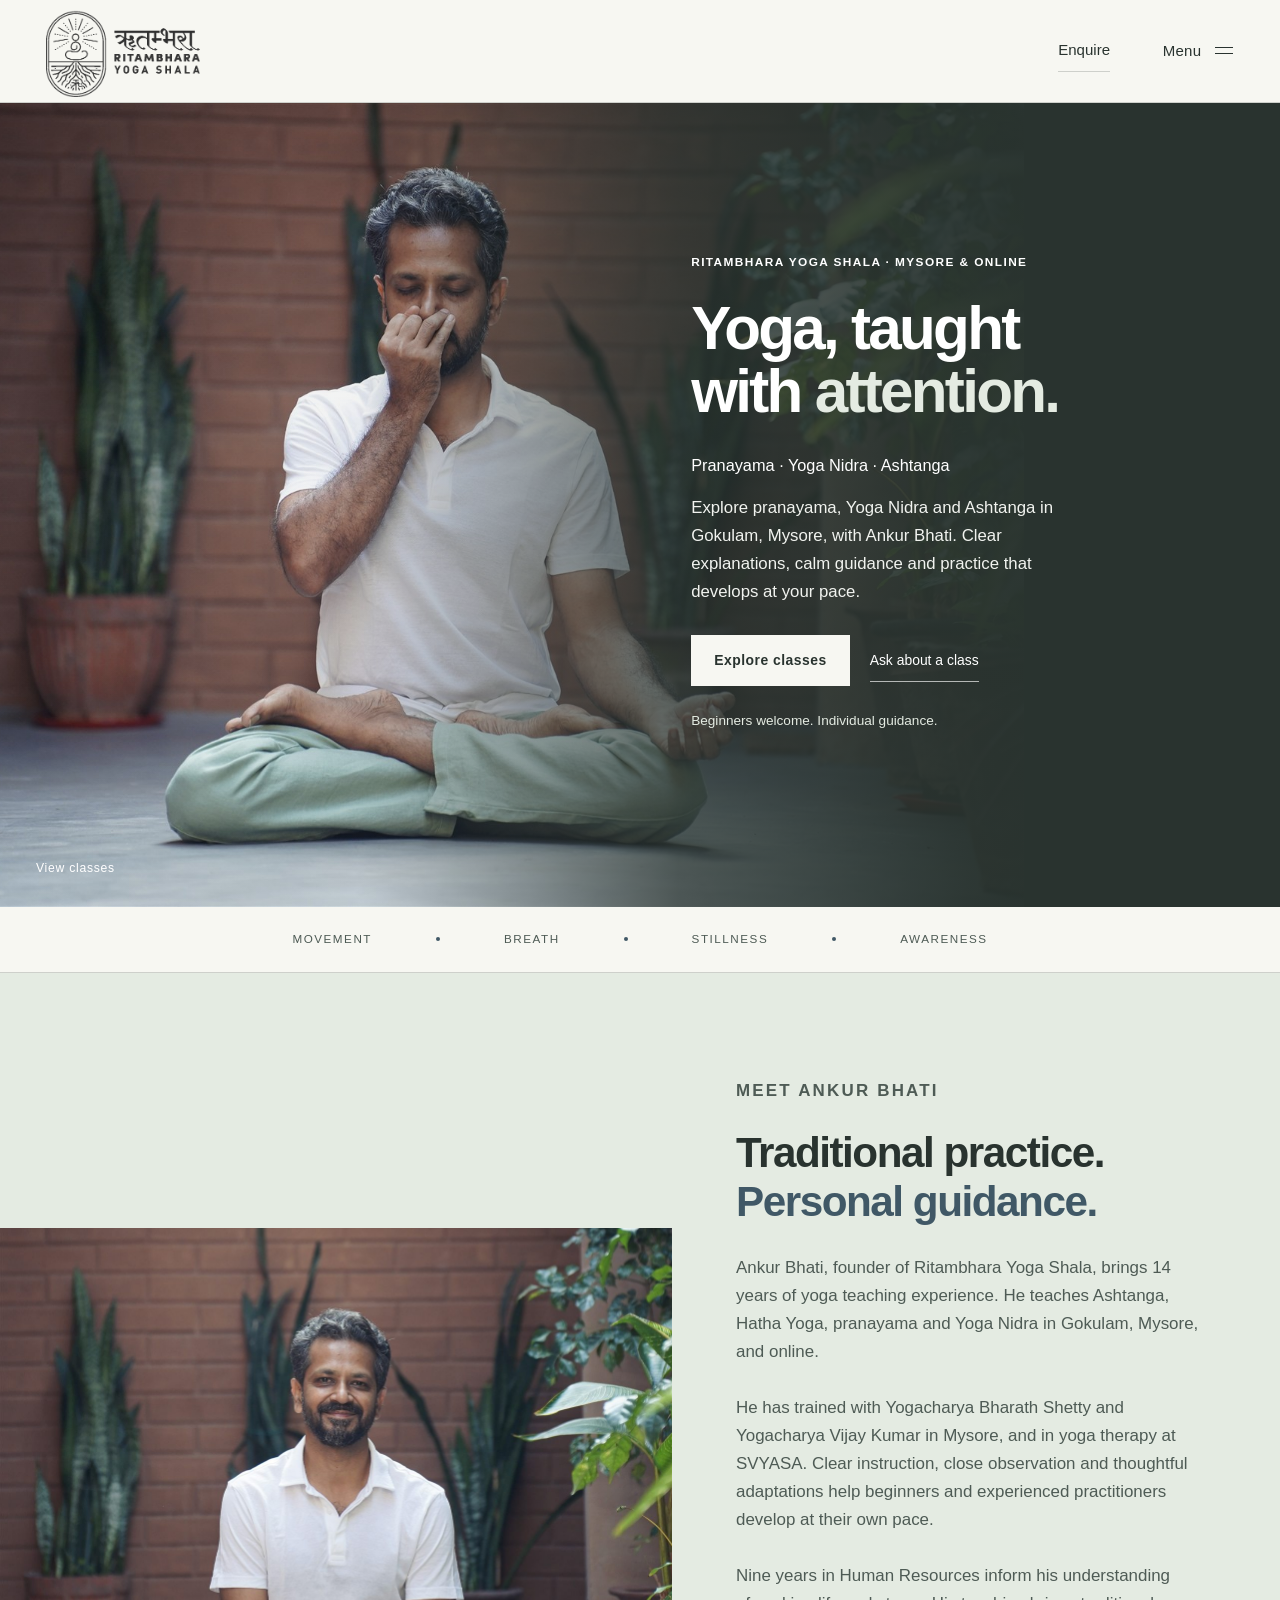
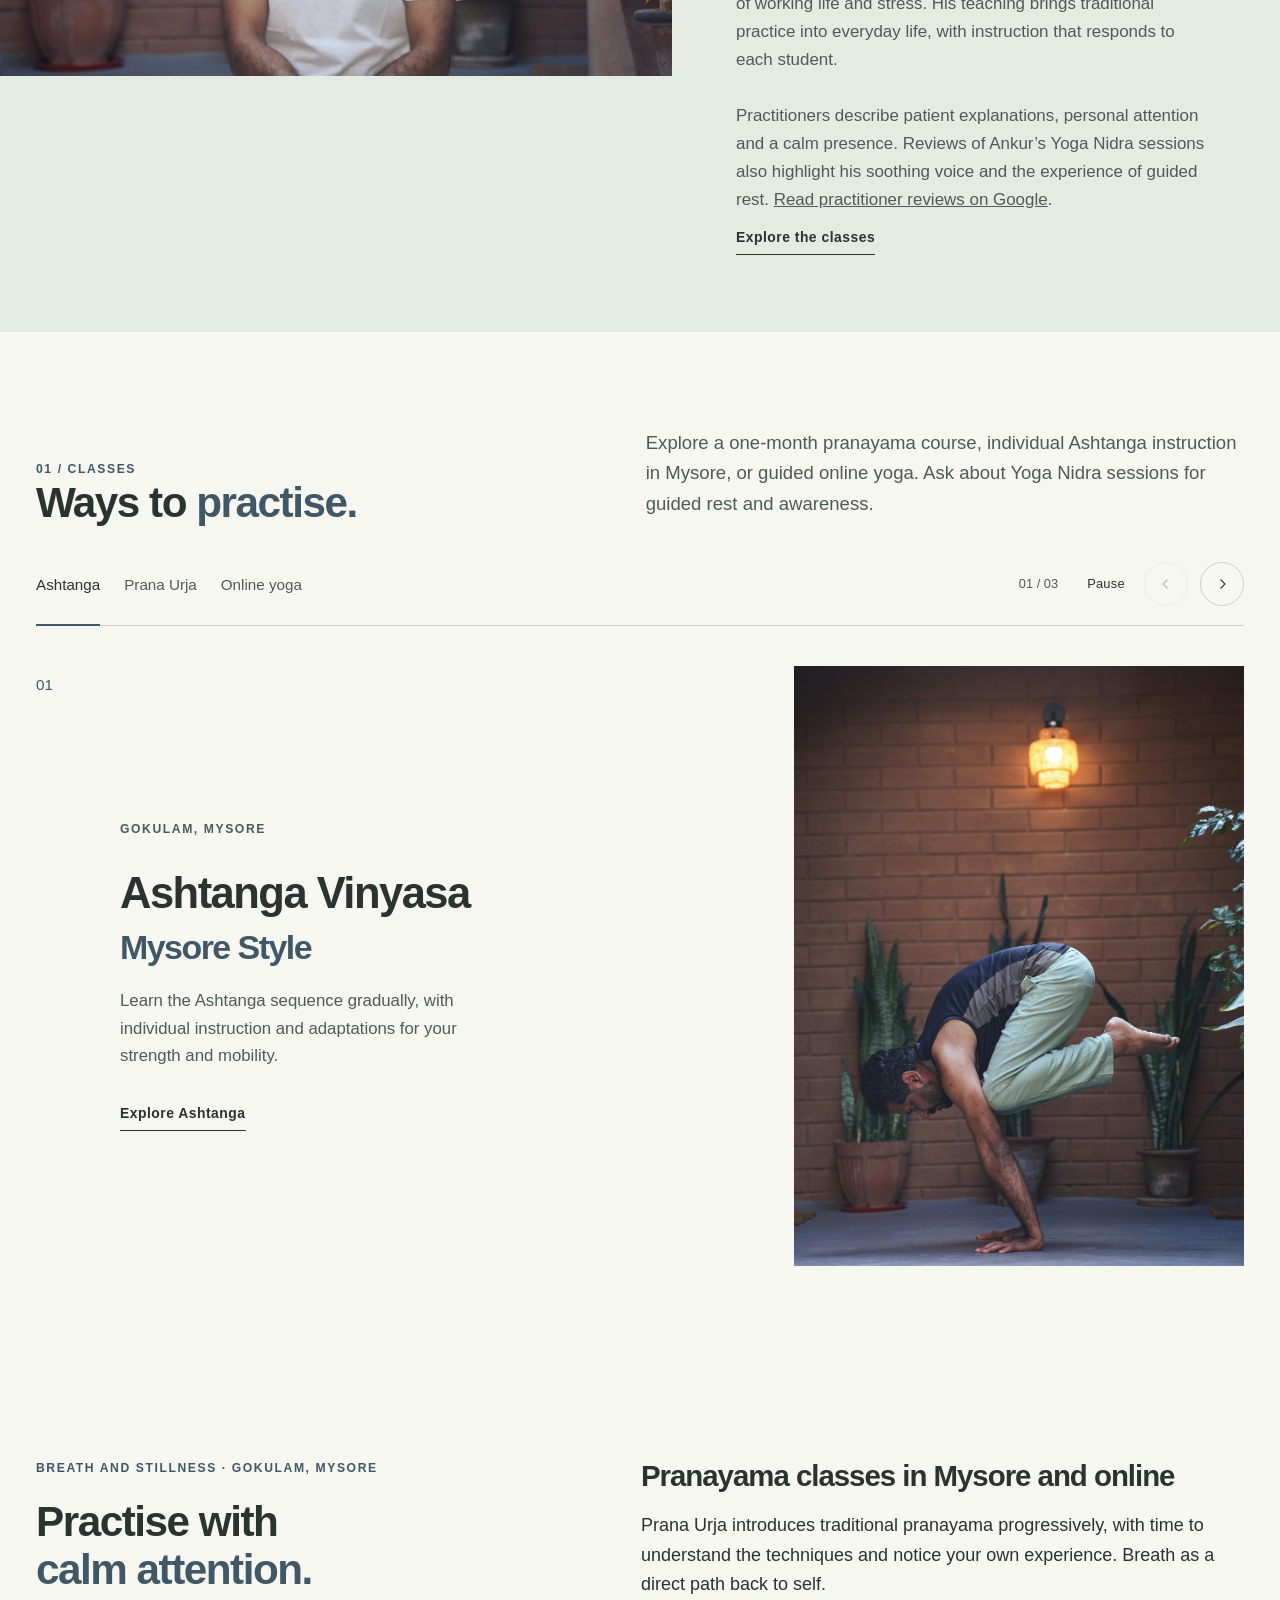
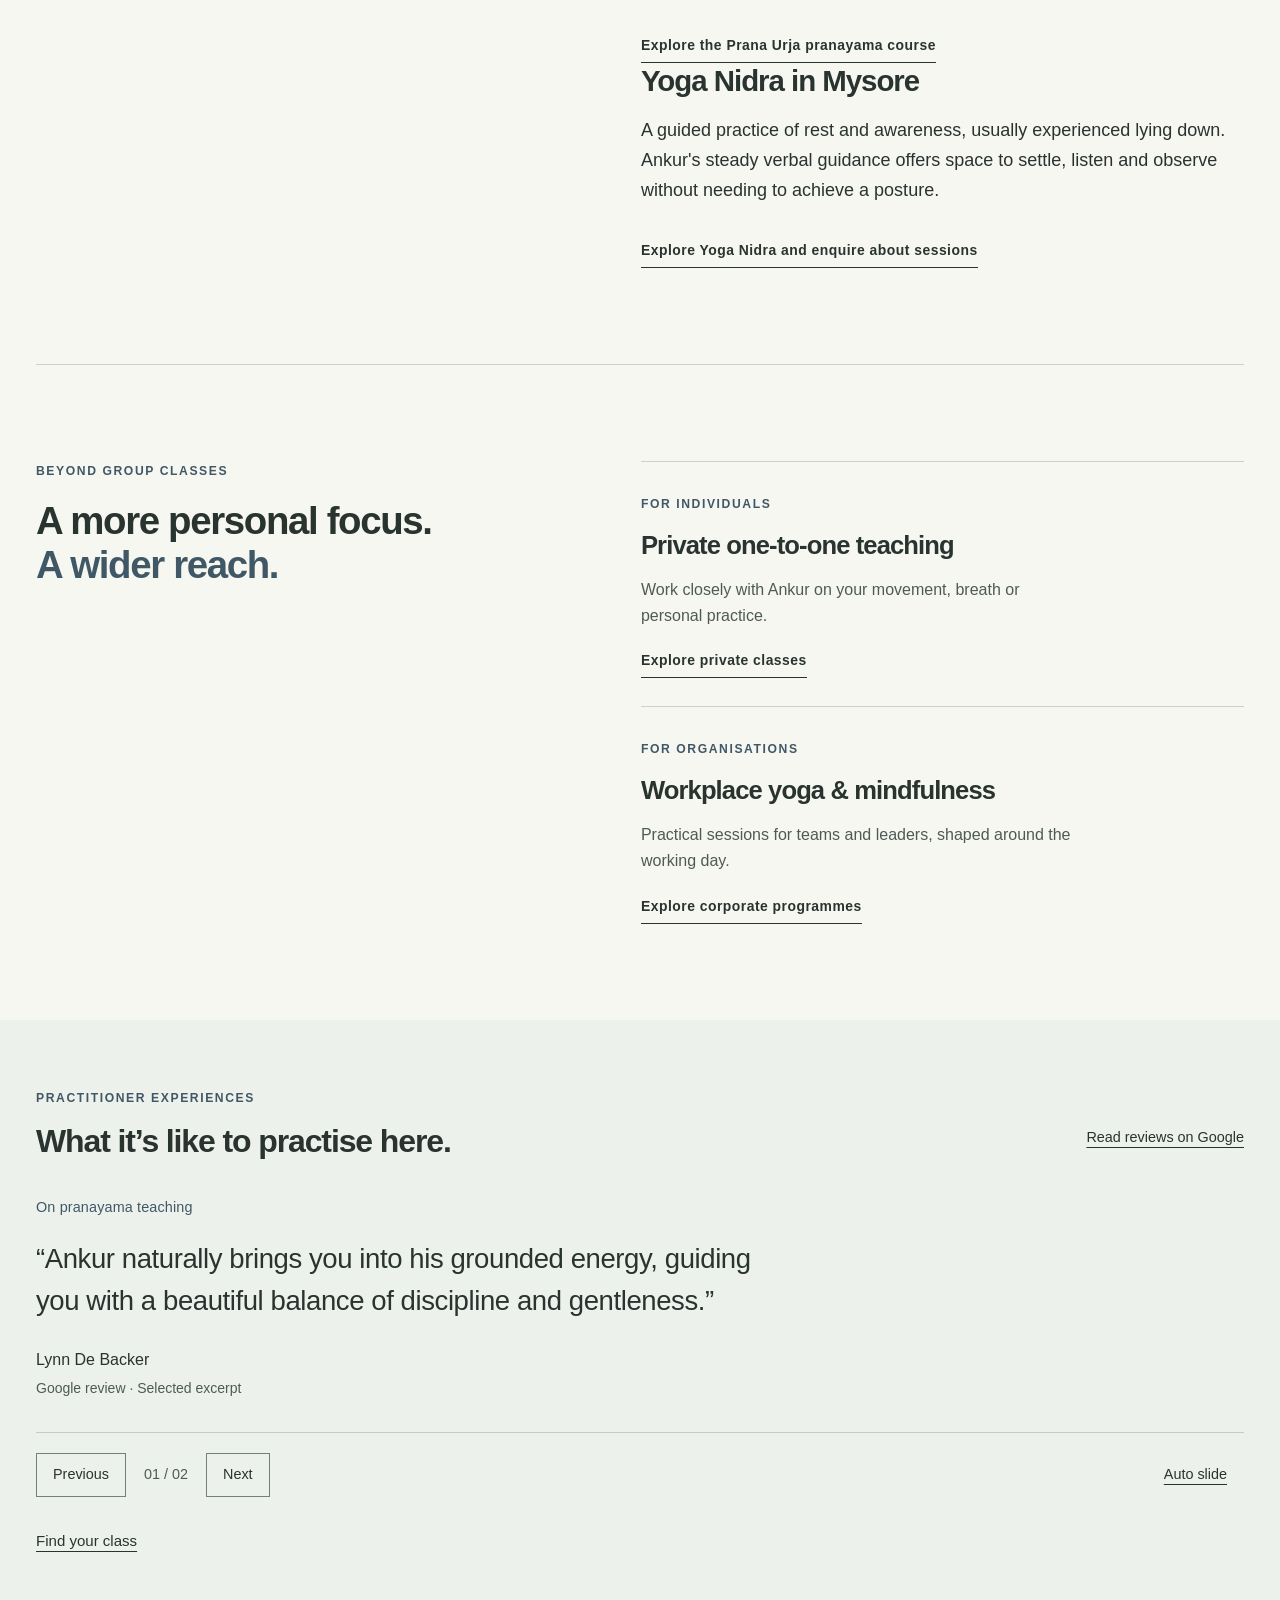
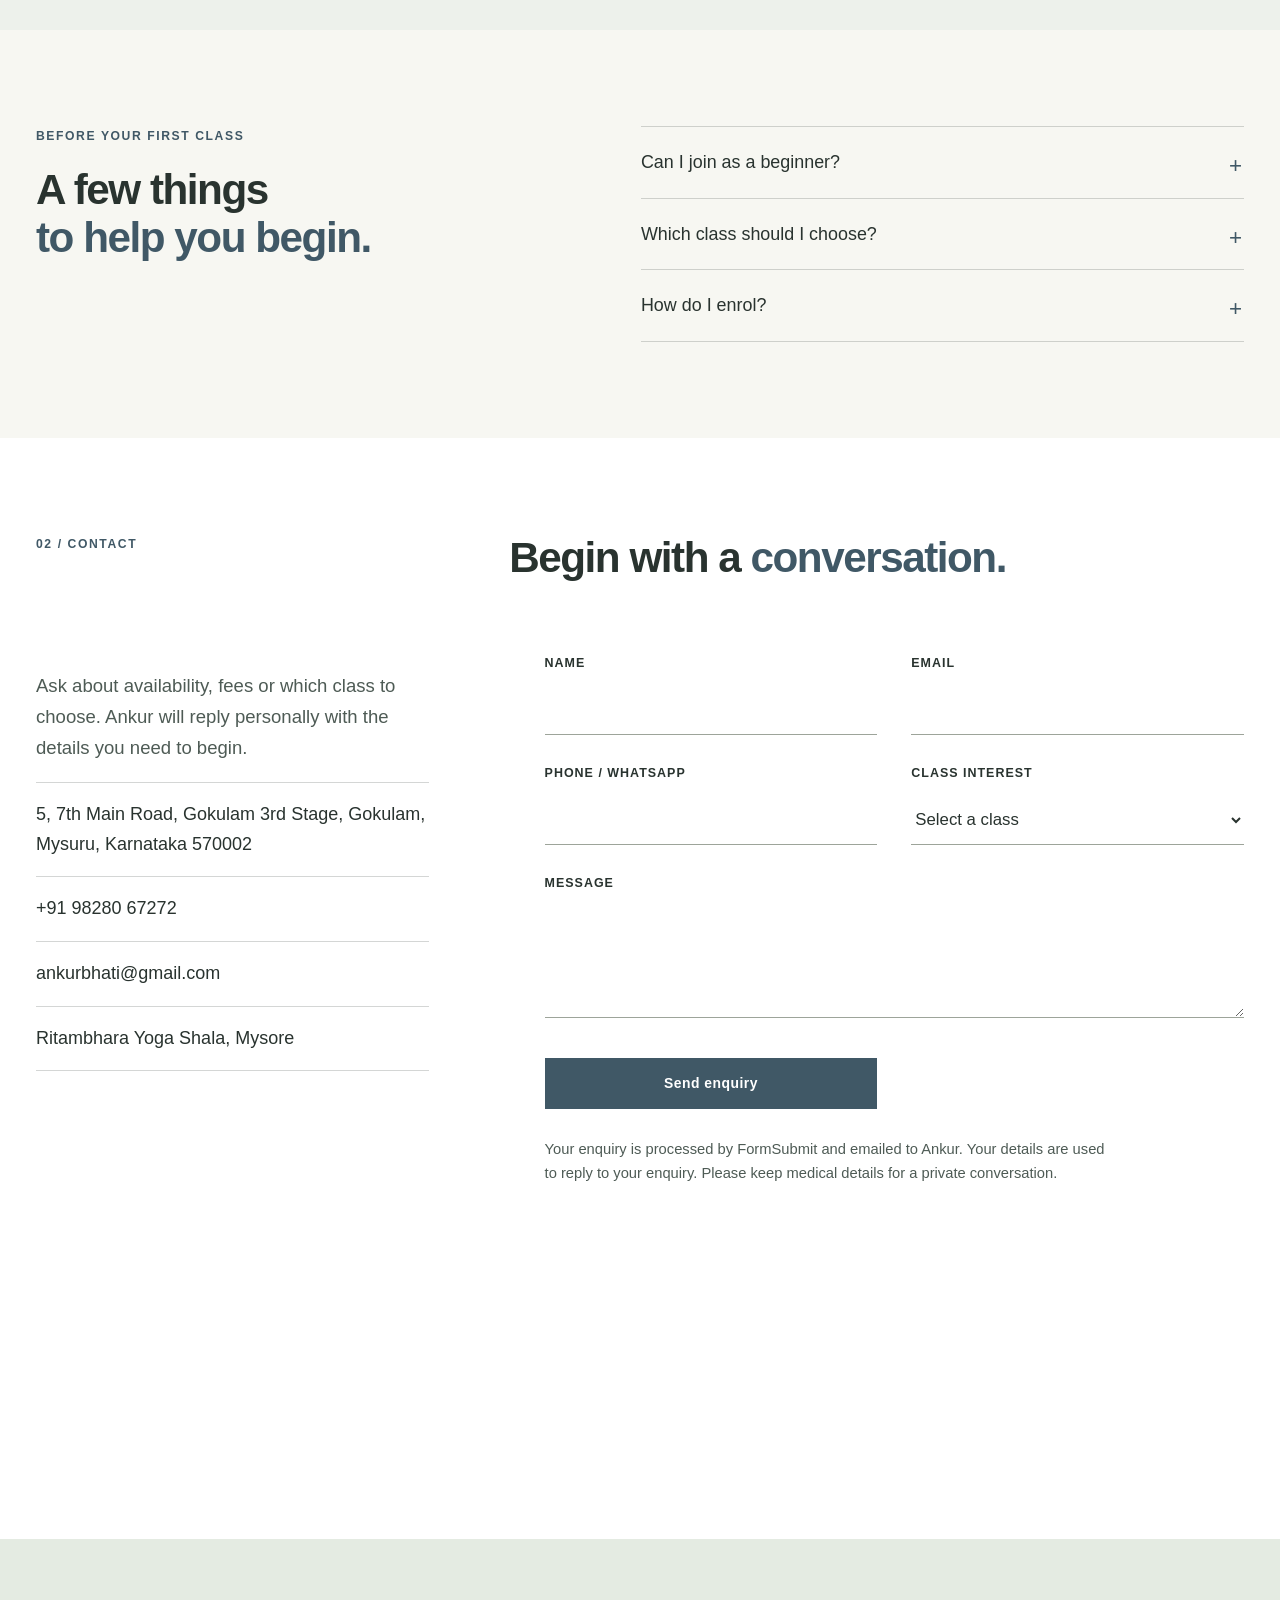
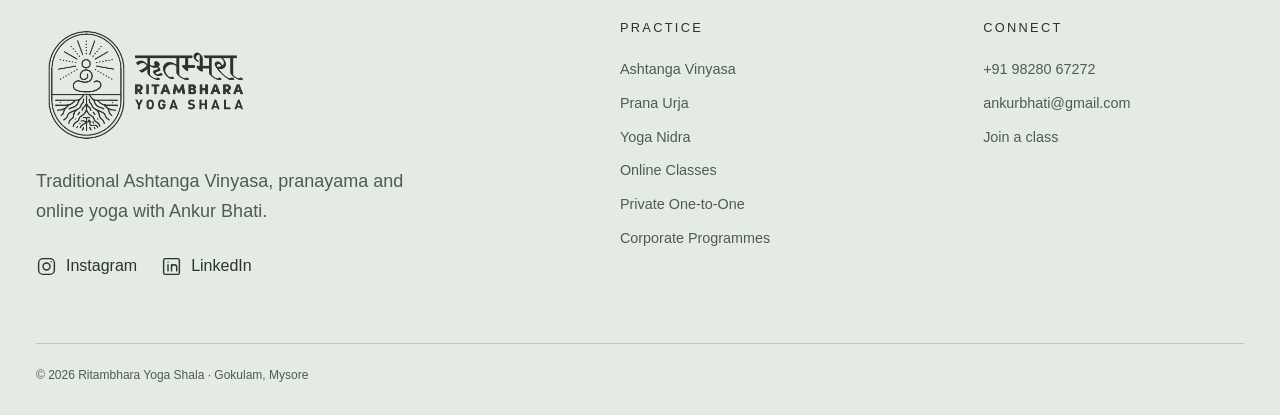
<file: index.html>
<!doctype html>
<html lang="en">
<head>
  <meta charset="utf-8">
  <meta name="viewport" content="width=device-width,initial-scale=1">
  <meta name="referrer" content="strict-origin-when-cross-origin">
  <meta http-equiv="Content-Security-Policy" content="default-src 'self'; script-src 'self'; style-src 'self' 'unsafe-inline' https://fonts.googleapis.com; font-src 'self' https://fonts.gstatic.com; img-src 'self' data:; frame-src https://www.google.com https://maps.google.com; form-action https://formsubmit.co; base-uri 'self'; object-src 'none'; upgrade-insecure-requests">
  <title>Pranayama &amp; Yoga Nidra in Mysore | Ritambhara Yoga Shala</title>
  <meta name="description" content="Pranayama, Yoga Nidra and Ashtanga with Ankur Bhati in Gokulam, Mysore. Explore Prana Urja and live online yoga with calm, attentive guidance.">
  <link rel="canonical" href="https://ritambharayogashala.com/">
  <meta property="og:type" content="website">
  <meta property="og:site_name" content="Ritambhara Yoga Shala">
  <meta property="og:title" content="Pranayama &amp; Yoga Nidra in Mysore | Ritambhara Yoga Shala">
  <meta property="og:description" content="Pranayama, Yoga Nidra and Ashtanga with Ankur Bhati in Gokulam, Mysore. Explore Prana Urja and live online yoga with calm, attentive guidance.">
  <meta property="og:url" content="https://ritambharayogashala.com/">
  <meta property="og:image" content="https://ritambharayogashala.com/assets/pranayam.jpg">
  <meta property="og:image:alt" content="Ankur Bhati practising pranayama">
  <meta name="twitter:card" content="summary_large_image">
  <link rel="icon" href="assets/favicon.jpg" type="image/jpeg">
  <link rel="stylesheet" href="styles.css?v=20261120a">
  <link rel="stylesheet" href="refinements.css?v=20261120c">
  <link rel="stylesheet" href="experience.css?v=20261120e">
  <script type="application/ld+json">{"@context":"https://schema.org","@type":"ExerciseGym","@id":"https://ritambharayogashala.com/#shala","name":"Ritambhara Yoga Shala","url":"https://ritambharayogashala.com/","image":"https://ritambharayogashala.com/assets/pranayam.jpg","telephone":"+91-98280-67272","email":"ankurbhati@gmail.com","address":{"@type":"PostalAddress","streetAddress":"5, 7th Main Road, Gokulam 3rd Stage, Gokulam","addressLocality":"Mysuru","addressRegion":"Karnataka","postalCode":"570002","addressCountry":"IN"},"founder":{"@type":"Person","name":"Ankur Bhati"},"description":"Pranayama, Yoga Nidra, Ashtanga and live online yoga with calm, attentive guidance."}</script>
  <meta name="google-site-verification" content="cLzneivBTeiucFEfgPChWMV047EoPg-v-BKqGI-ej7E" />
  <link rel="stylesheet" href="social.css?v=20261120a">
</head>
<body>
  <a class="skip-link" href="#main">Skip to content</a>
  <header class="site-header">
    <div class="header-inner">
      <a class="brand" href="index.html" aria-label="Ritambhara Yoga Shala home"><img src="assets/logo-horizontal.png" alt="Ritambhara Yoga Shala"></a>
      <div class="header-actions"><a class="header-enquiry" href="register.html">Enquire</a><button class="nav-toggle" type="button" aria-expanded="false" aria-controls="site-nav"><span class="menu-label">Menu</span><span class="menu-mark" aria-hidden="true"><i></i><i></i></span></button></div>
      <div class="nav-backdrop" aria-hidden="true" hidden></div>
      <nav class="site-nav" id="site-nav" aria-label="Main navigation" hidden>
        <div class="nav-panel-heading"><span>Ritambhara Yoga Shala</span><span>Mysore &amp; online</span></div>
        <div class="nav-group"><p class="nav-group-label">Explore</p><a href="index.html" aria-current="page">Home</a>
<a href="ashtanga-vinyasa.html">Mysore-style Ashtanga</a>
<a href="prana-urja.html">Prana Urja · Pranayama</a>
<a href="online-classes.html">Online yoga</a>
<a href="yoga-nidra.html">Yoga Nidra</a>
<a href="private-classes.html">Private one-to-one</a>
<a href="corporate-yoga.html">Corporate Wellness</a></div>
        <div class="nav-secondary"><a href="index.html#teacher-title">Meet Ankur</a><a href="index.html#contact">Contact &amp; location</a><a class="nav-register" href="register.html">Ask about a class</a></div>
        <div class="nav-contact"><a href="tel:+919828067272">+91 98280 67272</a><span>Personal guidance. A considered practice.</span><div class="social-links"><a href="https://www.instagram.com/ankurbhati/" target="_blank" rel="noopener noreferrer" aria-label="Ankur Bhati on Instagram (opens in a new tab)"><svg viewBox="0 0 24 24" aria-hidden="true" focusable="false" fill="none" stroke="currentColor" stroke-width="1.6" stroke-linecap="round" stroke-linejoin="round"><rect x="3" y="3" width="18" height="18" rx="5"></rect><circle cx="12" cy="12" r="4"></circle><circle cx="17.5" cy="6.5" r=".8" fill="currentColor" stroke="none"></circle></svg><span>Instagram</span></a><a href="https://www.linkedin.com/in/ankurbhati/" target="_blank" rel="noopener noreferrer" aria-label="Ankur Bhati on LinkedIn (opens in a new tab)"><svg viewBox="0 0 24 24" aria-hidden="true" focusable="false" fill="none" stroke="currentColor" stroke-width="1.6" stroke-linecap="round" stroke-linejoin="round"><rect x="3" y="3" width="18" height="18" rx="2"></rect><path d="M8 10v7M8 7v.01M12 17v-7m0 3a3 3 0 0 1 6 0v4"></path></svg><span>LinkedIn</span></a></div></div>
      </nav>
    </div>
  </header>

  <main id="main">
    <section class="home-hero home-hero-immersive" aria-labelledby="home-hero-title">
      <figure class="home-hero-media">
        <img src="assets/pranayam.jpg" width="1600" height="1067" alt="Ankur Bhati practising pranayama in the courtyard" fetchpriority="high" decoding="async">
      </figure>
      <div class="home-hero-copy">
        <p class="eyebrow">Ritambhara Yoga Shala · Mysore &amp; online</p>
        <h1 id="home-hero-title">Yoga, taught<br>with <em>attention.</em></h1>
        <p class="hero-practices">Pranayama · Yoga Nidra · Ashtanga</p>
        <p class="lead">Explore pranayama, Yoga Nidra and Ashtanga in Gokulam, Mysore, with Ankur Bhati. Clear explanations, calm guidance and practice that develops at your pace.</p>
        <div class="hero-actions">
          <a class="button button-light" href="#classes">Explore classes </a>
          <a class="hero-enquiry" href="register.html">Ask about a class </a>
        </div>
        <p class="hero-welcome">Beginners welcome. Individual guidance.</p>
      </div>
      <a class="hero-scroll" href="#classes"> View classes</a>
    </section>


    <div class="identity-strip" aria-label="The foundations of practice">
      <span>Movement</span><i aria-hidden="true"></i><span>Breath</span><i aria-hidden="true"></i><span>Stillness</span><i aria-hidden="true"></i><span>Awareness</span>
    </div>

    <section class="teacher-story" aria-labelledby="teacher-title">
      <figure class="teacher-story-media">
        <img src="assets/teacher-portrait.jpg" width="2200" height="1467" alt="Ankur Bhati seated in the courtyard at Ritambhara Yoga Shala" loading="lazy">
      </figure>
      <div class="teacher-story-copy">
        <p class="eyebrow">Meet Ankur Bhati</p>
        <h2 id="teacher-title">Traditional practice.<br><em>Personal guidance.</em></h2>
        <p>Ankur Bhati, founder of Ritambhara Yoga Shala, brings 14 years of yoga teaching experience. He teaches Ashtanga, Hatha Yoga, pranayama and Yoga Nidra in Gokulam, Mysore, and online.</p>
        <p>He has trained with Yogacharya Bharath Shetty and Yogacharya Vijay Kumar in Mysore, and in yoga therapy at SVYASA. Clear instruction, close observation and thoughtful adaptations help beginners and experienced practitioners develop at their own pace.</p>
        <p>Nine years in Human Resources inform his understanding of working life and stress. His teaching brings traditional practice into everyday life, with instruction that responds to each student.</p>
        <p>Practitioners describe patient explanations, personal attention and a calm presence. Reviews of Ankur’s Yoga Nidra sessions also highlight his soothing voice and the experience of guided rest. <a href="https://www.google.com/maps/place/Ritambhara+Yoga+Shala+Mysore/data=!4m2!3m1!1s0x0:0xc29f479fd79b7db0" target="_blank" rel="noopener">Read practitioner reviews on Google</a>.</p>
        <a class="text-link" href="#classes">Explore the classes </a>
      </div>
    </section>


    <section class="offerings class-carousel" id="classes" aria-roledescription="carousel" aria-label="Explore our classes">
      <div class="section">
        <div class="offerings-heading">
          <div><p class="section-index">01 / Classes</p><h2>Ways to <em>practise.</em></h2></div>
          <p class="lead">Explore a one-month pranayama course, individual Ashtanga instruction in Mysore, or guided online yoga. Ask about Yoga Nidra sessions for guided rest and awareness.</p>
        </div>
        <div class="class-slider-toolbar"><div class="class-slider-tabs" role="group" aria-label="Choose a class"><button type="button" data-class-slide="0" aria-pressed="true" aria-controls="class-slides">Ashtanga</button><button type="button" data-class-slide="1" aria-pressed="false" aria-controls="class-slides">Prana Urja</button><button type="button" data-class-slide="2" aria-pressed="false" aria-controls="class-slides">Online yoga</button></div><div class="class-slider-controls"><span class="class-slide-count" aria-live="polite" aria-atomic="true">01 / 03</span><button type="button" class="class-auto-toggle" aria-label="Pause automatic class sliding" aria-pressed="false" aria-controls="class-slides">Pause</button><button type="button" class="class-slide-prev" aria-label="Previous class" aria-controls="class-slides" disabled><svg width="18" height="18" viewBox="0 0 24 24" fill="none" stroke="currentColor" stroke-width="1.5" aria-hidden="true"><path d="m14 6-6 6 6 6"/></svg></button><button type="button" class="class-slide-next" aria-label="Next class" aria-controls="class-slides"><svg width="18" height="18" viewBox="0 0 24 24" fill="none" stroke="currentColor" stroke-width="1.5" aria-hidden="true"><path d="m10 6 6 6-6 6"/></svg></button></div></div>
        <div class="offering-list class-slider-viewport" id="class-slides" tabindex="0" aria-label="Class panels. Swipe or use the arrow keys to explore.">
          <article class="offering" role="group" aria-roledescription="slide" aria-label="1 of 3">
            <span class="offering-number">01</span>
            <div class="offering-copy"><p class="mini-label">Gokulam, Mysore</p><h3>Ashtanga Vinyasa <em>Mysore Style</em></h3><p>Learn the Ashtanga sequence gradually, with individual instruction and adaptations for your strength and mobility.</p><a class="text-link" href="ashtanga-vinyasa.html">Explore Ashtanga</a></div>
            <figure class="offering-media"><img src="assets/arm-balance.jpg" width="2200" height="1467" alt="Ankur Bhati practising an arm balance in the courtyard" loading="lazy"></figure>
          </article>
          <article class="offering" role="group" aria-roledescription="slide" aria-label="2 of 3">
            <span class="offering-number">02</span>
            <div class="offering-copy"><p class="mini-label">Mysore & online</p><h3>Prana Urja <em>Guided pranayama</em></h3><p>A one-month pranayama course rooted in Hatha Yoga, with techniques introduced progressively. Join in Mysore or live online.</p><a class="text-link" href="prana-urja.html">Explore Prana Urja</a></div>
            <figure class="offering-media"><img src="assets/breath-close.jpg" width="2200" height="1467" alt="Close portrait of Ankur Bhati practising alternate nostril breathing" loading="lazy"></figure>
          </article>
          <article class="offering" role="group" aria-roledescription="slide" aria-label="3 of 3">
            <span class="offering-number">03</span>
            <div class="offering-copy"><p class="mini-label">Live online</p><h3>Online Yoga <em>Practise from home</em></h3><p>Morning yoga: Monday, Wednesday &amp; Friday, 5:15–6:00 AM IST. A beginner-friendly, 45-minute practice before your day begins. Evening yoga and Prana Urja are also available.</p><a class="text-link" href="online-classes.html">Explore online classes</a></div>
            <figure class="offering-media"><img src="assets/prayer.jpg" width="2200" height="1467" alt="Ankur Bhati in blue, seated with hands together" loading="lazy"></figure>
          </article>
        </div>
      </div>
    </section>

    <section class="section first-visit" aria-labelledby="breath-rest-title">
      <div><p class="eyebrow">Breath and stillness · Gokulam, Mysore</p><h2 id="breath-rest-title">Practise with<br><em>calm attention.</em></h2></div>
      <div class="first-visit-questions"><h3>Pranayama classes in Mysore and online</h3><p>Prana Urja introduces traditional pranayama progressively, with time to understand the techniques and notice your own experience. Breath as a direct path back to self.</p><a class="text-link" href="prana-urja.html">Explore the Prana Urja pranayama course</a><h3>Yoga Nidra in Mysore</h3><p>A guided practice of rest and awareness, usually experienced lying down. Ankur's steady verbal guidance offers space to settle, listen and observe without needing to achieve a posture.</p><a class="text-link" href="yoga-nidra.html">Explore Yoga Nidra and enquire about sessions</a></div>
    </section>

    <section class="section personal-work" aria-labelledby="personal-work-title"><div><p class="eyebrow">Beyond group classes</p><h2 id="personal-work-title">A more personal focus.<br><em>A wider reach.</em></h2></div><div class="personal-work-links"><a href="private-classes.html"><span class="mini-label">For individuals</span><h3>Private one-to-one teaching</h3><p>Work closely with Ankur on your movement, breath or personal practice.</p><span class="text-link">Explore private classes</span></a><a href="corporate-yoga.html"><span class="mini-label">For organisations</span><h3>Workplace yoga &amp; mindfulness</h3><p>Practical sessions for teams and leaders, shaped around the working day.</p><span class="text-link">Explore corporate programmes</span></a></div></section>
    <!-- reviews:home:start --><section class="review-section" data-review-carousel aria-roledescription="carousel" aria-labelledby="home-reviews-title"><div class="section"><div class="review-panel-head"><div><p class="eyebrow">Practitioner experiences</p><h2 id="home-reviews-title">What it’s like to practise here.</h2></div><a href="https://www.google.com/maps/place/Ritambhara+Yoga+Shala+Mysore/data=!4m2!3m1!1s0x0:0xc29f479fd79b7db0" target="_blank" rel="noopener noreferrer">Read reviews on Google</a></div><div class="review-track" id="home-review-track" tabindex="0" aria-label="Practitioner reviews; swipe or use the previous and next controls" aria-live="off"><figure class="review-slide" role="group" aria-roledescription="slide" aria-label="1 of 2"><div><p class="review-context">On pranayama teaching</p><blockquote><p>“Ankur naturally brings you into his grounded energy, guiding you with a beautiful balance of discipline and gentleness.”</p></blockquote></div><figcaption>Lynn De Backer<span>Google review · Selected excerpt</span></figcaption></figure><figure class="review-slide" role="group" aria-roledescription="slide" aria-label="2 of 2"><div><p class="review-context">On support in asana and pranayama</p><blockquote><p>“He is very grounded, open-minded and constantly looking for the best way to support his students.”</p></blockquote></div><figcaption>Bharath Ranganathan<span>Google review · Selected excerpt</span></figcaption></figure></div><div class="review-controls" hidden><button class="review-previous" type="button" aria-label="Previous testimonial" aria-controls="home-review-track">Previous</button><span class="review-position">01 / 02</span><button class="review-next" type="button" aria-label="Next testimonial" aria-controls="home-review-track">Next</button><button class="review-play" type="button" aria-controls="home-review-track" aria-pressed="false">Auto slide</button></div><a class="review-next-step" href="register.html">Find your class</a></div></section><!-- reviews:home:end -->
    <section class="section first-visit" aria-labelledby="first-visit-title">
      <div><p class="eyebrow">Before your first class</p><h2 id="first-visit-title">A few things<br><em>to help you begin.</em></h2></div>
      <div class="first-visit-questions">
        <details><summary>Can I join as a beginner?</summary><p>Yes. Mysore-style Ashtanga is taught gradually, and the morning online yoga class is beginner-friendly. Prana Urja introduces techniques progressively. You do not need to know a sequence before joining.</p></details>
        <details><summary>Which class should I choose?</summary><p>Choose Mysore-style Ashtanga for individual instruction in asana at the shala, Prana Urja for a month of guided pranayama, or online yoga for a live Hatha practice from home. If you are unsure, ask Ankur before enrolling.</p></details>
        <details><summary>How do I enrol?</summary><p>Send a class enquiry with your contact details and experience. Ankur will reply with availability, fees and joining information. Your place is confirmed after enrolment is arranged together.</p><a class="text-link" href="register.html">Ask about a class </a></details>
      </div>
    </section>

    <section class="contact-section" id="contact">
      <div class="section">
        <div class="contact-intro"><p class="section-index">02 / Contact</p><h2>Begin with a <em>conversation.</em></h2></div>
        <div class="contact-layout">
          <div>
            <p class="lead">Ask about availability, fees or which class to choose. Ankur will reply personally with the details you need to begin.</p>
            <div class="contact-details">
              <p>5, 7th Main Road, Gokulam 3rd Stage, Gokulam, Mysuru, Karnataka 570002</p>
              <a href="tel:+919828067272">+91 98280 67272</a>
              <a href="mailto:ankurbhati@gmail.com">ankurbhati@gmail.com</a>
              <a href="https://www.google.com/maps/search/?api=1&amp;query=Ritambhara+Yoga+Shala+Mysore" target="_blank" rel="noopener">Ritambhara Yoga Shala, Mysore</a>
            </div>
            <iframe class="map-frame" title="Map of Ritambhara Yoga Shala Mysore" loading="lazy" src="https://www.google.com/maps?q=Ritambhara+Yoga+Shala+Mysore&amp;output=embed"></iframe>
          </div>
          <form action="https://formsubmit.co/ankurbhati@gmail.com" method="post">
            <input type="hidden" name="_subject" value="New enquiry from Ritambhara Yoga Shala website">
            <input type="hidden" name="_template" value="table">
            <input type="hidden" name="_next" value="https://ritambharayogashala.com/thank-you.html">
            <input type="text" name="_honey" tabindex="-1" autocomplete="off" hidden aria-hidden="true">
            <div class="form-grid">
              <div class="form-field"><label for="contact-name">Name</label><input id="contact-name" name="Name" autocomplete="name" required></div>
              <div class="form-field"><label for="contact-email">Email</label><input id="contact-email" name="email" type="email" autocomplete="email" required></div>
              <div class="form-field"><label for="contact-phone">Phone / WhatsApp</label><input id="contact-phone" name="Phone" type="tel" autocomplete="tel"></div>
              <div class="form-field"><label for="contact-class">Class interest</label><select id="contact-class" name="Class interest"><option value="">Select a class</option><option>Ashtanga Vinyasa – Mysore Style</option><option>Prana Urja – Pranayama</option><option>Yoga Nidra</option><option>Morning Online Yoga — Mon, Wed, Fri · 5:15–6:00 AM IST</option><option>Evening Online Yoga</option><option>Private one-to-one yoga</option></select></div>
              <div class="form-field full"><label for="contact-message">Message</label><textarea id="contact-message" name="Message" required></textarea></div>
              <button class="button" type="submit">Send enquiry</button>
              <p class="form-note">Your enquiry is processed by FormSubmit and emailed to Ankur. Your details are used to reply to your enquiry. Please keep medical details for a private conversation.</p>
            </div>
          </form>
        </div>
      </div>
    </section>
  </main>

  <footer class="site-footer">
    <div class="footer-inner">
      <div class="footer-intro"><img class="footer-brand" src="assets/logo-horizontal.png" alt="Ritambhara Yoga Shala"><p>Traditional Ashtanga Vinyasa, pranayama and online yoga with Ankur Bhati.</p><div class="social-links"><a href="https://www.instagram.com/ankurbhati/" target="_blank" rel="noopener noreferrer" aria-label="Ankur Bhati on Instagram (opens in a new tab)"><svg viewBox="0 0 24 24" aria-hidden="true" focusable="false" fill="none" stroke="currentColor" stroke-width="1.6" stroke-linecap="round" stroke-linejoin="round"><rect x="3" y="3" width="18" height="18" rx="5"></rect><circle cx="12" cy="12" r="4"></circle><circle cx="17.5" cy="6.5" r=".8" fill="currentColor" stroke="none"></circle></svg><span>Instagram</span></a><a href="https://www.linkedin.com/in/ankurbhati/" target="_blank" rel="noopener noreferrer" aria-label="Ankur Bhati on LinkedIn (opens in a new tab)"><svg viewBox="0 0 24 24" aria-hidden="true" focusable="false" fill="none" stroke="currentColor" stroke-width="1.6" stroke-linecap="round" stroke-linejoin="round"><rect x="3" y="3" width="18" height="18" rx="2"></rect><path d="M8 10v7M8 7v.01M12 17v-7m0 3a3 3 0 0 1 6 0v4"></path></svg><span>LinkedIn</span></a></div></div>
      <div class="footer-links"><strong>Practice</strong><a href="ashtanga-vinyasa.html">Ashtanga Vinyasa</a><a href="prana-urja.html">Prana Urja</a><a href="yoga-nidra.html">Yoga Nidra</a><a href="online-classes.html">Online Classes</a><a href="private-classes.html">Private One-to-One</a><a href="corporate-yoga.html">Corporate Programmes</a></div>
      <div class="footer-links"><strong>Connect</strong><a href="tel:+919828067272">+91 98280 67272</a><a href="mailto:ankurbhati@gmail.com">ankurbhati@gmail.com</a><a href="register.html">Join a class</a></div>
    </div>
    <p class="copyright">© 2026 Ritambhara Yoga Shala · Gokulam, Mysore</p>
  </footer>
  <script src="site.js?v=20261120b"></script>
  <script src="experience.js?v=20261120e"></script>
</body>
</html>
</file>
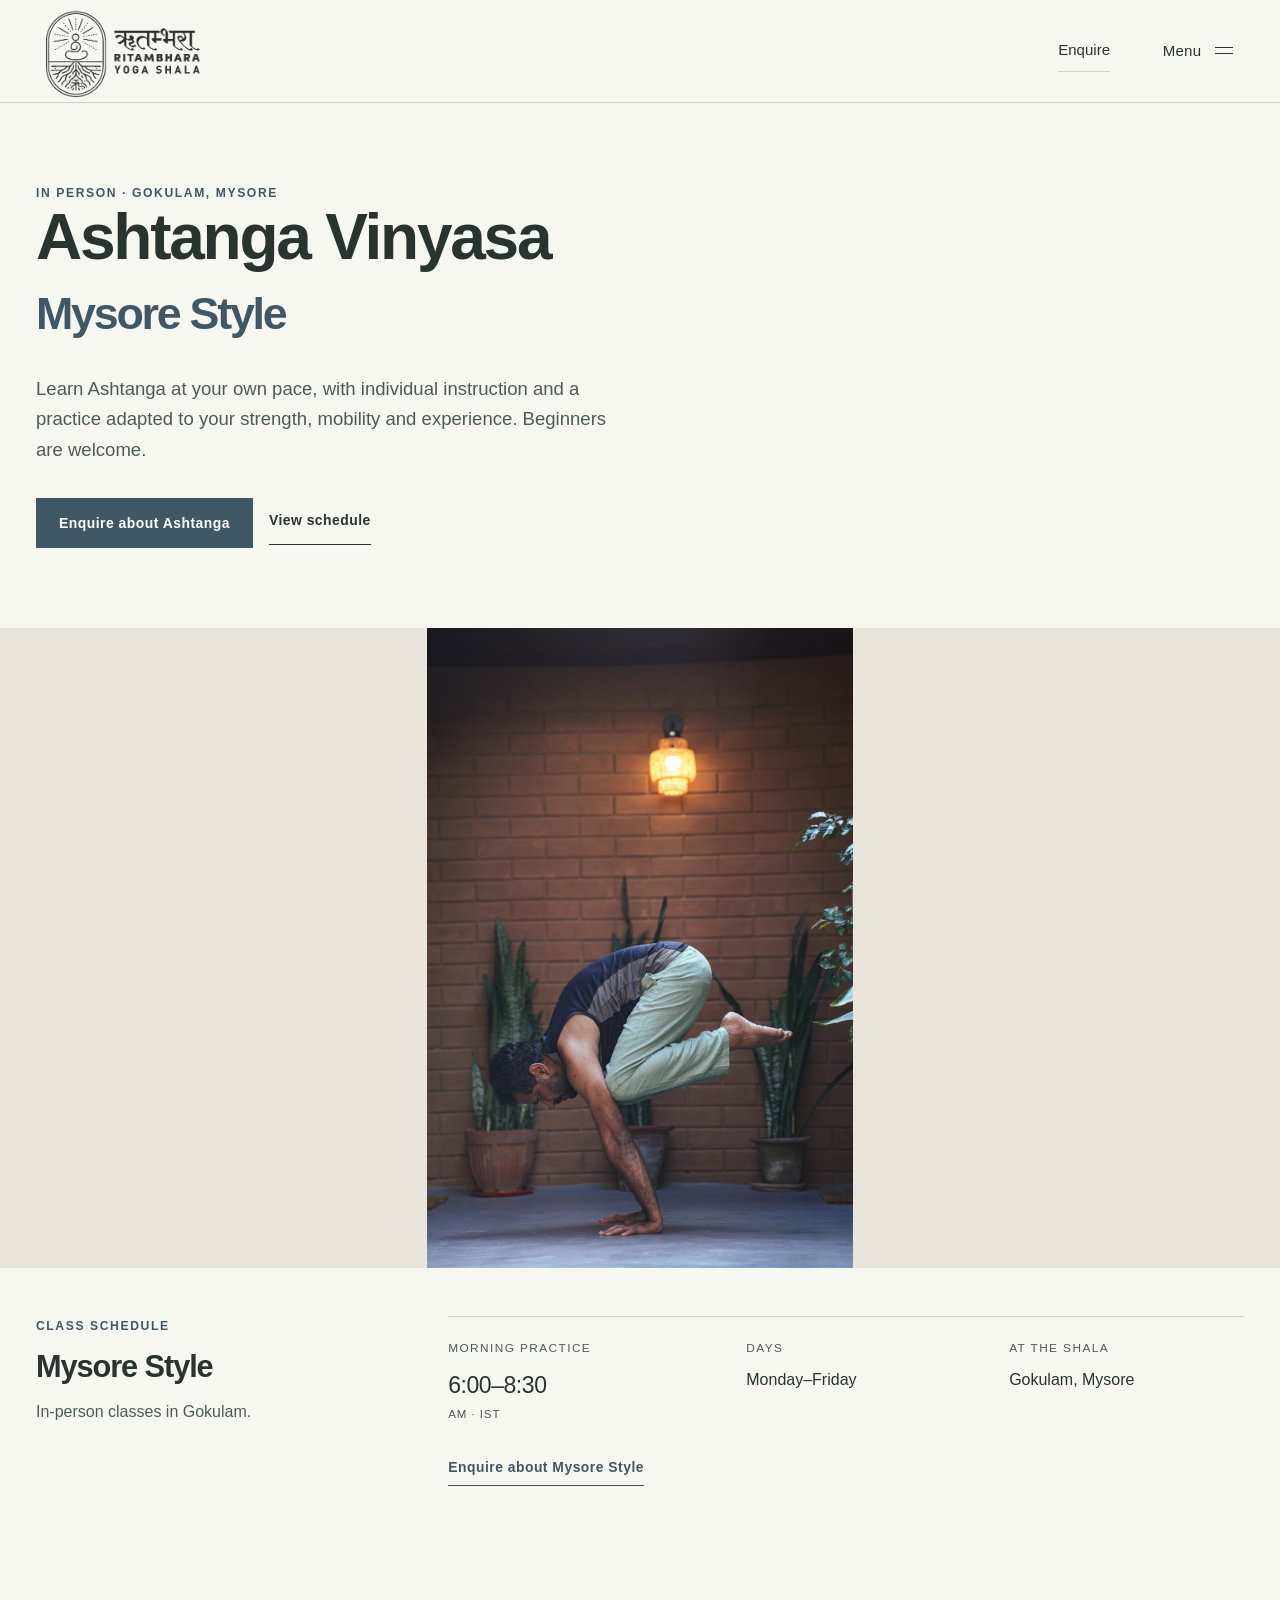
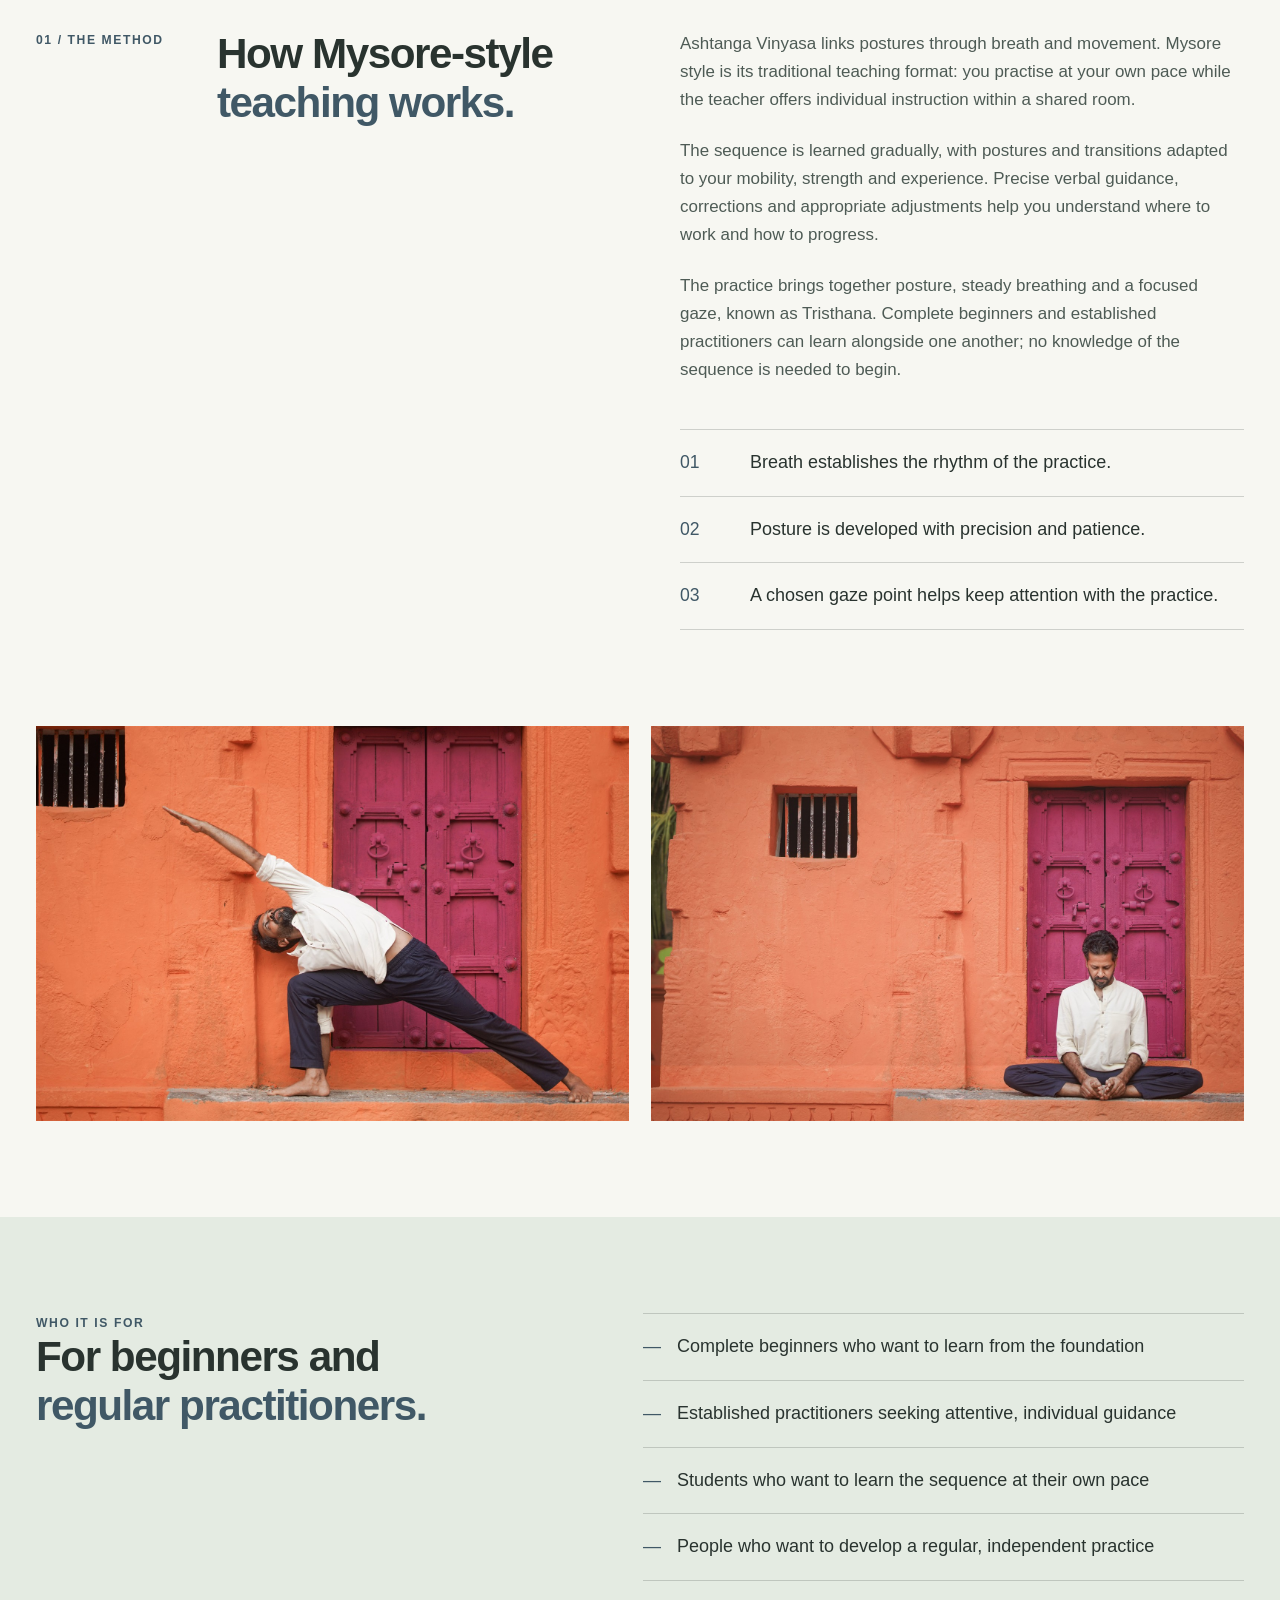
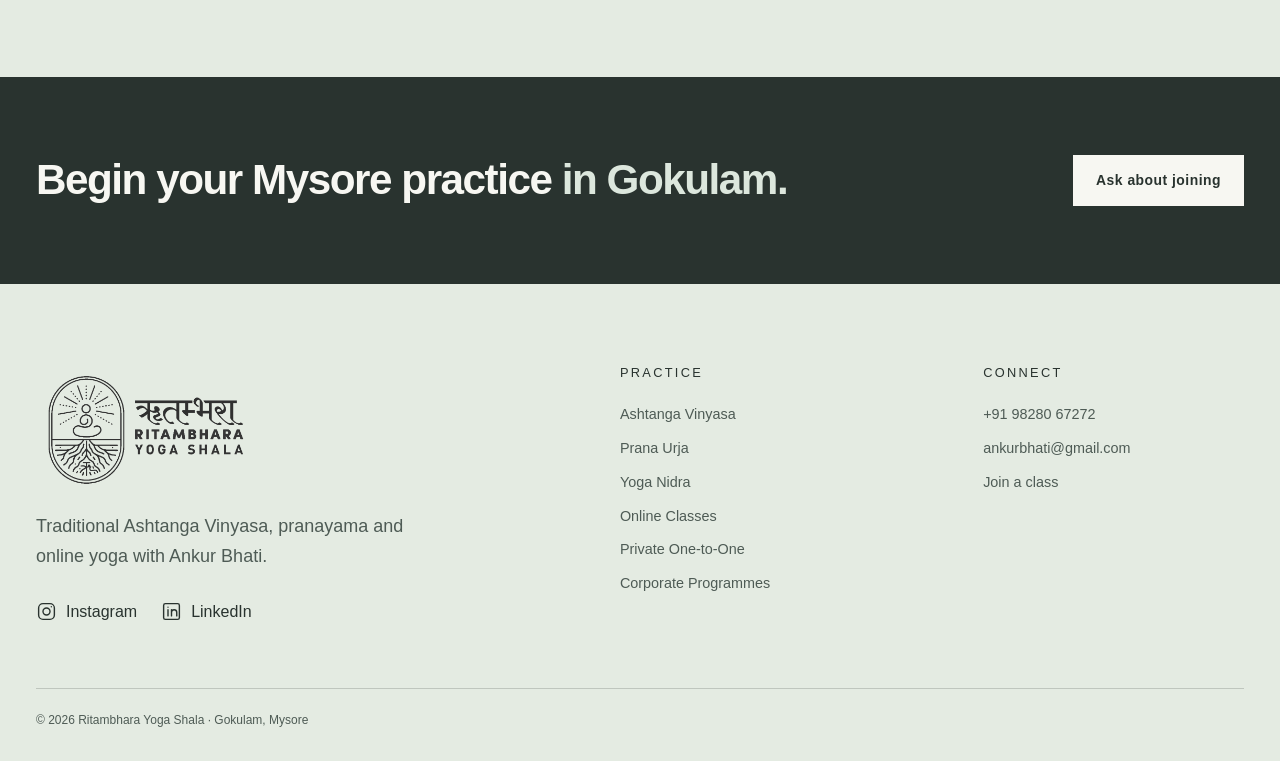
<file: ashtanga-vinyasa.html>
<!doctype html>
<html lang="en">
<head>
  <meta charset="utf-8">
  <meta name="viewport" content="width=device-width,initial-scale=1">
  <meta name="referrer" content="strict-origin-when-cross-origin">
  <meta http-equiv="Content-Security-Policy" content="default-src 'self'; script-src 'self'; style-src 'self' 'unsafe-inline' https://fonts.googleapis.com; font-src 'self' https://fonts.gstatic.com; img-src 'self' data:; frame-src https://www.google.com https://maps.google.com; form-action https://formsubmit.co; base-uri 'self'; object-src 'none'; upgrade-insecure-requests">
  <title>Ashtanga Yoga in Gokulam, Mysore | Ritambhara Yoga Shala</title>
  <meta name="description" content="Learn Mysore-style Ashtanga Vinyasa with Ankur Bhati in Gokulam, Mysore. Individual instruction, progressive learning and adaptations for your experience.">
  <link rel="canonical" href="https://ritambharayogashala.com/ashtanga-vinyasa.html">
  <meta property="og:type" content="website">
  <meta property="og:site_name" content="Ritambhara Yoga Shala">
  <meta property="og:title" content="Ashtanga Yoga in Gokulam, Mysore | Ritambhara Yoga Shala">
  <meta property="og:description" content="Learn Mysore-style Ashtanga Vinyasa with Ankur Bhati in Gokulam, Mysore. Individual instruction, progressive learning and adaptations for your experience.">
  <meta property="og:url" content="https://ritambharayogashala.com/ashtanga-vinyasa.html">
  <meta property="og:image" content="https://ritambharayogashala.com/assets/pranayam.jpg">
  <meta property="og:image:alt" content="Ankur Bhati practising pranayama">
  <meta name="twitter:card" content="summary_large_image">
  <link rel="icon" href="assets/favicon.jpg" type="image/jpeg">
  <link rel="stylesheet" href="styles.css?v=20261120a">
  <link rel="stylesheet" href="refinements.css?v=20261120c">
  <link rel="stylesheet" href="experience.css?v=20261120e">
  <link rel="stylesheet" href="social.css?v=20261120a">
</head>
<body>
  <a class="skip-link" href="#main">Skip to content</a>
  <header class="site-header">
    <div class="header-inner">
      <a class="brand" href="index.html" aria-label="Ritambhara Yoga Shala home"><img src="assets/logo-horizontal.png" alt="Ritambhara Yoga Shala"></a>
      <div class="header-actions"><a class="header-enquiry" href="register.html">Enquire</a><button class="nav-toggle" type="button" aria-expanded="false" aria-controls="site-nav"><span class="menu-label">Menu</span><span class="menu-mark" aria-hidden="true"><i></i><i></i></span></button></div>
      <div class="nav-backdrop" aria-hidden="true" hidden></div>
      <nav class="site-nav" id="site-nav" aria-label="Main navigation" hidden>
        <div class="nav-panel-heading"><span>Ritambhara Yoga Shala</span><span>Mysore &amp; online</span></div>
        <div class="nav-group"><p class="nav-group-label">Explore</p><a href="index.html">Home</a>
<a href="ashtanga-vinyasa.html" aria-current="page">Mysore-style Ashtanga</a>
<a href="prana-urja.html">Prana Urja · Pranayama</a>
<a href="online-classes.html">Online yoga</a>
<a href="yoga-nidra.html">Yoga Nidra</a>
<a href="private-classes.html">Private one-to-one</a>
<a href="corporate-yoga.html">Corporate Wellness</a></div>
        <div class="nav-secondary"><a href="index.html#teacher-title">Meet Ankur</a><a href="index.html#contact">Contact &amp; location</a><a class="nav-register" href="register.html">Ask about a class</a></div>
        <div class="nav-contact"><a href="tel:+919828067272">+91 98280 67272</a><span>Personal guidance. A considered practice.</span><div class="social-links"><a href="https://www.instagram.com/ankurbhati/" target="_blank" rel="noopener noreferrer" aria-label="Ankur Bhati on Instagram (opens in a new tab)"><svg viewBox="0 0 24 24" aria-hidden="true" focusable="false" fill="none" stroke="currentColor" stroke-width="1.6" stroke-linecap="round" stroke-linejoin="round"><rect x="3" y="3" width="18" height="18" rx="5"></rect><circle cx="12" cy="12" r="4"></circle><circle cx="17.5" cy="6.5" r=".8" fill="currentColor" stroke="none"></circle></svg><span>Instagram</span></a><a href="https://www.linkedin.com/in/ankurbhati/" target="_blank" rel="noopener noreferrer" aria-label="Ankur Bhati on LinkedIn (opens in a new tab)"><svg viewBox="0 0 24 24" aria-hidden="true" focusable="false" fill="none" stroke="currentColor" stroke-width="1.6" stroke-linecap="round" stroke-linejoin="round"><rect x="3" y="3" width="18" height="18" rx="2"></rect><path d="M8 10v7M8 7v.01M12 17v-7m0 3a3 3 0 0 1 6 0v4"></path></svg><span>LinkedIn</span></a></div></div>
      </nav>
    </div>
  </header>

  <main id="main">
    <section class="class-hero ashtanga-hero">
      <div class="class-hero-copy">
        <p class="eyebrow">In person · Gokulam, Mysore</p>
        <h1>Ashtanga Vinyasa <em>Mysore Style</em></h1>
        <p class="lead">Learn Ashtanga at your own pace, with individual instruction and a practice adapted to your strength, mobility and experience. Beginners are welcome.</p>
        <div class="hero-actions"><a class="button" href="register.html?class=ashtanga">Enquire about Ashtanga</a><a class="text-link" href="#class-schedule">View schedule</a></div>
      </div>
      <figure class="class-hero-media">
        <img src="assets/arm-balance.jpg" width="2200" height="1467" alt="Ankur Bhati practising an arm balance in the courtyard" fetchpriority="high">
      </figure>
    </section>

    <aside class="schedule-rail" aria-label="Mysore Style class schedule" id="class-schedule">
      <div class="schedule-inner">
        <div class="schedule-heading"><p class="eyebrow">Class schedule</p><h2>Mysore Style</h2><p>In-person classes in Gokulam.</p></div>
        <div class="schedule-content"><dl class="schedule-details">
          <div class="schedule-time"><dt>Morning practice</dt><dd>6:00–8:30<span>AM · IST</span></dd></div>
          <div><dt>Days</dt><dd>Monday–Friday</dd></div>
          <div><dt>At the shala</dt><dd>Gokulam, Mysore</dd></div>
        </dl><a class="text-link" href="register.html?class=ashtanga">Enquire about Mysore Style </a></div>
      </div>
    </aside>

    <section class="section story-section" aria-labelledby="ashtanga-story-title">
      <p class="section-index">01 / The method</p>
      <h2 id="ashtanga-story-title">How Mysore-style <em>teaching works.</em></h2>
      <div class="story-copy">
        <p>Ashtanga Vinyasa links postures through breath and movement. Mysore style is its traditional teaching format: you practise at your own pace while the teacher offers individual instruction within a shared room.</p>
        <p>The sequence is learned gradually, with postures and transitions adapted to your mobility, strength and experience. Precise verbal guidance, corrections and appropriate adjustments help you understand where to work and how to progress.</p>
        <p>The practice brings together posture, steady breathing and a focused gaze, known as Tristhana. Complete beginners and established practitioners can learn alongside one another; no knowledge of the sequence is needed to begin.</p>
        <ul class="practice-principles">
          <li><span>01</span><strong>Breath establishes the rhythm of the practice.</strong></li>
          <li><span>02</span><strong>Posture is developed with precision and patience.</strong></li>
          <li><span>03</span><strong>A chosen gaze point helps keep attention with the practice.</strong></li>
        </ul>
      </div>
    </section>


    <div class="photo-pair" aria-label="Ashtanga practice photographs">
      <figure><img src="assets/standing-yoga.jpg" width="1600" height="1067" alt="Ankur Bhati practising a standing side-angle posture against a terracotta wall" loading="lazy"></figure>
      <figure><img src="assets/seated-yoga.jpg" width="1600" height="1067" alt="Ankur Bhati seated in Baddha Konasana against a terracotta wall" loading="lazy"></figure>
    </div>

    <section class="who-section">
      <div class="section who-inner">
        <div><p class="eyebrow">Who it is for</p><h2>For beginners and <em>regular practitioners.</em></h2></div>
        <ul class="who-list">
          <li>Complete beginners who want to learn from the foundation</li>
          <li>Established practitioners seeking attentive, individual guidance</li>
          <li>Students who want to learn the sequence at their own pace</li>
          <li>People who want to develop a regular, independent practice</li>
        </ul>
      </div>
    </section>

    <!-- reviews:ashtanga:start --><!-- reviews:ashtanga:end -->
    <section class="register-band">
      <div class="page-shell register-band-inner">
        <h2>Begin your Mysore practice <em>in Gokulam.</em></h2>
        <a class="button" href="register.html?class=ashtanga">Ask about joining</a>
      </div>
    </section>
  </main>

  <footer class="site-footer">
    <div class="footer-inner">
      <div class="footer-intro"><img class="footer-brand" src="assets/logo-horizontal.png" alt="Ritambhara Yoga Shala"><p>Traditional Ashtanga Vinyasa, pranayama and online yoga with Ankur Bhati.</p><div class="social-links"><a href="https://www.instagram.com/ankurbhati/" target="_blank" rel="noopener noreferrer" aria-label="Ankur Bhati on Instagram (opens in a new tab)"><svg viewBox="0 0 24 24" aria-hidden="true" focusable="false" fill="none" stroke="currentColor" stroke-width="1.6" stroke-linecap="round" stroke-linejoin="round"><rect x="3" y="3" width="18" height="18" rx="5"></rect><circle cx="12" cy="12" r="4"></circle><circle cx="17.5" cy="6.5" r=".8" fill="currentColor" stroke="none"></circle></svg><span>Instagram</span></a><a href="https://www.linkedin.com/in/ankurbhati/" target="_blank" rel="noopener noreferrer" aria-label="Ankur Bhati on LinkedIn (opens in a new tab)"><svg viewBox="0 0 24 24" aria-hidden="true" focusable="false" fill="none" stroke="currentColor" stroke-width="1.6" stroke-linecap="round" stroke-linejoin="round"><rect x="3" y="3" width="18" height="18" rx="2"></rect><path d="M8 10v7M8 7v.01M12 17v-7m0 3a3 3 0 0 1 6 0v4"></path></svg><span>LinkedIn</span></a></div></div>
      <div class="footer-links"><strong>Practice</strong><a href="ashtanga-vinyasa.html">Ashtanga Vinyasa</a><a href="prana-urja.html">Prana Urja</a><a href="yoga-nidra.html">Yoga Nidra</a><a href="online-classes.html">Online Classes</a><a href="private-classes.html">Private One-to-One</a><a href="corporate-yoga.html">Corporate Programmes</a></div>
      <div class="footer-links"><strong>Connect</strong><a href="tel:+919828067272">+91 98280 67272</a><a href="mailto:ankurbhati@gmail.com">ankurbhati@gmail.com</a><a href="register.html">Join a class</a></div>
    </div>
    <p class="copyright">© 2026 Ritambhara Yoga Shala · Gokulam, Mysore</p>
  </footer>
  <script src="site.js?v=20261120b"></script>
  <script src="experience.js?v=20261120e"></script>
</body>
</html>
</file>
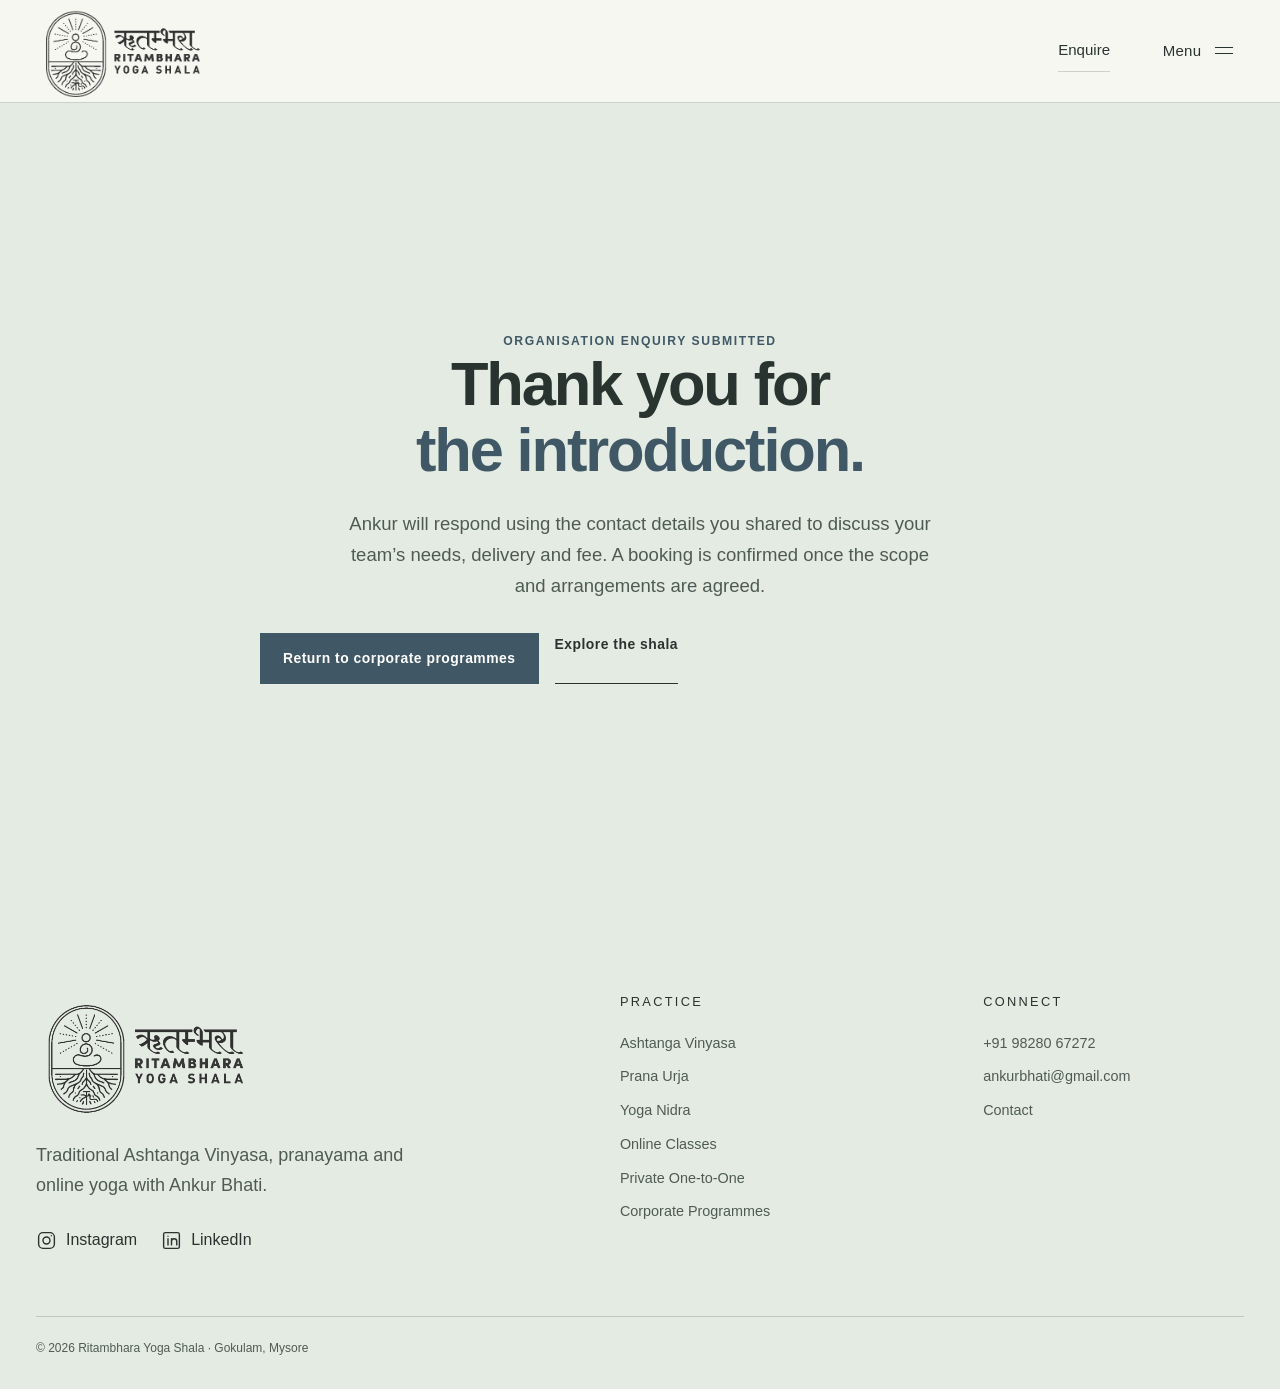
<file: corporate-thank-you.html>
<!doctype html>
<html lang="en">
<head>
  <meta charset="utf-8">
  <meta name="viewport" content="width=device-width,initial-scale=1">
  <meta name="referrer" content="strict-origin-when-cross-origin">
  <meta http-equiv="Content-Security-Policy" content="default-src 'self'; script-src 'self'; style-src 'self' 'unsafe-inline' https://fonts.googleapis.com; font-src 'self' https://fonts.gstatic.com; img-src 'self' data:; frame-src https://www.google.com https://maps.google.com; form-action https://formsubmit.co; base-uri 'self'; object-src 'none'; upgrade-insecure-requests">
  <title>Organisation Enquiry Submitted | Ritambhara Yoga Shala</title>
  <meta name="description" content="Your organisation enquiry has been submitted to Ritambhara Yoga Shala.">
  <link rel="icon" href="assets/favicon.jpg" type="image/jpeg">
  <link rel="stylesheet" href="styles.css?v=20261120a">
  <link rel="stylesheet" href="refinements.css?v=20261120c">
  <link rel="stylesheet" href="experience.css?v=20261120e">
<link rel="canonical" href="https://ritambharayogashala.com/corporate-thank-you.html"><meta property="og:type" content="website"><meta property="og:title" content="Organisation Enquiry Submitted | Ritambhara Yoga Shala"><meta property="og:description" content="Your organisation enquiry has been submitted to Ritambhara Yoga Shala."><meta property="og:url" content="https://ritambharayogashala.com/corporate-thank-you.html"><meta property="og:image" content="https://ritambharayogashala.com/assets/teacher-portrait.jpg">
<meta name="robots" content="noindex,follow">
  <link rel="stylesheet" href="social.css?v=20261120a">
</head>
<body>
  <a class="skip-link" href="#main">Skip to content</a>
  <header class="site-header">
    <div class="header-inner">
      <a class="brand" href="index.html" aria-label="Ritambhara Yoga Shala home"><img src="assets/logo-horizontal.png" alt="Ritambhara Yoga Shala"></a>
      <div class="header-actions"><a class="header-enquiry" href="register.html">Enquire</a><button class="nav-toggle" type="button" aria-expanded="false" aria-controls="site-nav"><span class="menu-label">Menu</span><span class="menu-mark" aria-hidden="true"><i></i><i></i></span></button></div>
      <div class="nav-backdrop" aria-hidden="true" hidden></div>
      <nav class="site-nav" id="site-nav" aria-label="Main navigation" hidden>
        <div class="nav-panel-heading"><span>Ritambhara Yoga Shala</span><span>Mysore &amp; online</span></div>
        <div class="nav-group"><p class="nav-group-label">Explore</p><a href="index.html">Home</a>
<a href="ashtanga-vinyasa.html">Mysore-style Ashtanga</a>
<a href="prana-urja.html">Prana Urja · Pranayama</a>
<a href="online-classes.html">Online yoga</a>
<a href="yoga-nidra.html">Yoga Nidra</a>
<a href="private-classes.html">Private one-to-one</a>
<a href="corporate-yoga.html">Corporate Wellness</a></div>
        <div class="nav-secondary"><a href="index.html#teacher-title">Meet Ankur</a><a href="index.html#contact">Contact &amp; location</a><a class="nav-register" href="register.html">Ask about a class</a></div>
        <div class="nav-contact"><a href="tel:+919828067272">+91 98280 67272</a><span>Personal guidance. A considered practice.</span><div class="social-links"><a href="https://www.instagram.com/ankurbhati/" target="_blank" rel="noopener noreferrer" aria-label="Ankur Bhati on Instagram (opens in a new tab)"><svg viewBox="0 0 24 24" aria-hidden="true" focusable="false" fill="none" stroke="currentColor" stroke-width="1.6" stroke-linecap="round" stroke-linejoin="round"><rect x="3" y="3" width="18" height="18" rx="5"></rect><circle cx="12" cy="12" r="4"></circle><circle cx="17.5" cy="6.5" r=".8" fill="currentColor" stroke="none"></circle></svg><span>Instagram</span></a><a href="https://www.linkedin.com/in/ankurbhati/" target="_blank" rel="noopener noreferrer" aria-label="Ankur Bhati on LinkedIn (opens in a new tab)"><svg viewBox="0 0 24 24" aria-hidden="true" focusable="false" fill="none" stroke="currentColor" stroke-width="1.6" stroke-linecap="round" stroke-linejoin="round"><rect x="3" y="3" width="18" height="18" rx="2"></rect><path d="M8 10v7M8 7v.01M12 17v-7m0 3a3 3 0 0 1 6 0v4"></path></svg><span>LinkedIn</span></a></div></div>
      </nav>
    </div>
  </header>
  <main id="main"><section class="confirmation"><div class="confirmation-inner"><p class="eyebrow">Organisation enquiry submitted</p><h1>Thank you for<br><em>the introduction.</em></h1><p class="lead">Ankur will respond using the contact details you shared to discuss your team’s needs, delivery and fee. A booking is confirmed once the scope and arrangements are agreed.</p><div class="hero-actions"><a class="button" href="corporate-yoga.html">Return to corporate programmes</a><a class="text-link" href="index.html">Explore the shala</a></div></div></section>
  </main>
  <footer class="site-footer">
    <div class="footer-inner">
      <div class="footer-intro"><img class="footer-brand" src="assets/logo-horizontal.png" alt="Ritambhara Yoga Shala"><p>Traditional Ashtanga Vinyasa, pranayama and online yoga with Ankur Bhati.</p><div class="social-links"><a href="https://www.instagram.com/ankurbhati/" target="_blank" rel="noopener noreferrer" aria-label="Ankur Bhati on Instagram (opens in a new tab)"><svg viewBox="0 0 24 24" aria-hidden="true" focusable="false" fill="none" stroke="currentColor" stroke-width="1.6" stroke-linecap="round" stroke-linejoin="round"><rect x="3" y="3" width="18" height="18" rx="5"></rect><circle cx="12" cy="12" r="4"></circle><circle cx="17.5" cy="6.5" r=".8" fill="currentColor" stroke="none"></circle></svg><span>Instagram</span></a><a href="https://www.linkedin.com/in/ankurbhati/" target="_blank" rel="noopener noreferrer" aria-label="Ankur Bhati on LinkedIn (opens in a new tab)"><svg viewBox="0 0 24 24" aria-hidden="true" focusable="false" fill="none" stroke="currentColor" stroke-width="1.6" stroke-linecap="round" stroke-linejoin="round"><rect x="3" y="3" width="18" height="18" rx="2"></rect><path d="M8 10v7M8 7v.01M12 17v-7m0 3a3 3 0 0 1 6 0v4"></path></svg><span>LinkedIn</span></a></div></div>
      <div class="footer-links"><strong>Practice</strong><a href="ashtanga-vinyasa.html">Ashtanga Vinyasa</a><a href="prana-urja.html">Prana Urja</a><a href="yoga-nidra.html">Yoga Nidra</a><a href="online-classes.html">Online Classes</a><a href="private-classes.html">Private One-to-One</a><a href="corporate-yoga.html">Corporate Programmes</a></div>
      <div class="footer-links"><strong>Connect</strong><a href="tel:+919828067272">+91 98280 67272</a><a href="mailto:ankurbhati@gmail.com">ankurbhati@gmail.com</a><a href="index.html#contact">Contact</a></div>
    </div>
    <p class="copyright">© 2026 Ritambhara Yoga Shala · Gokulam, Mysore</p>
  </footer>
  <script src="site.js?v=20261120b"></script>
  <script src="experience.js?v=20261120e"></script>
</body>
</html>
</file>
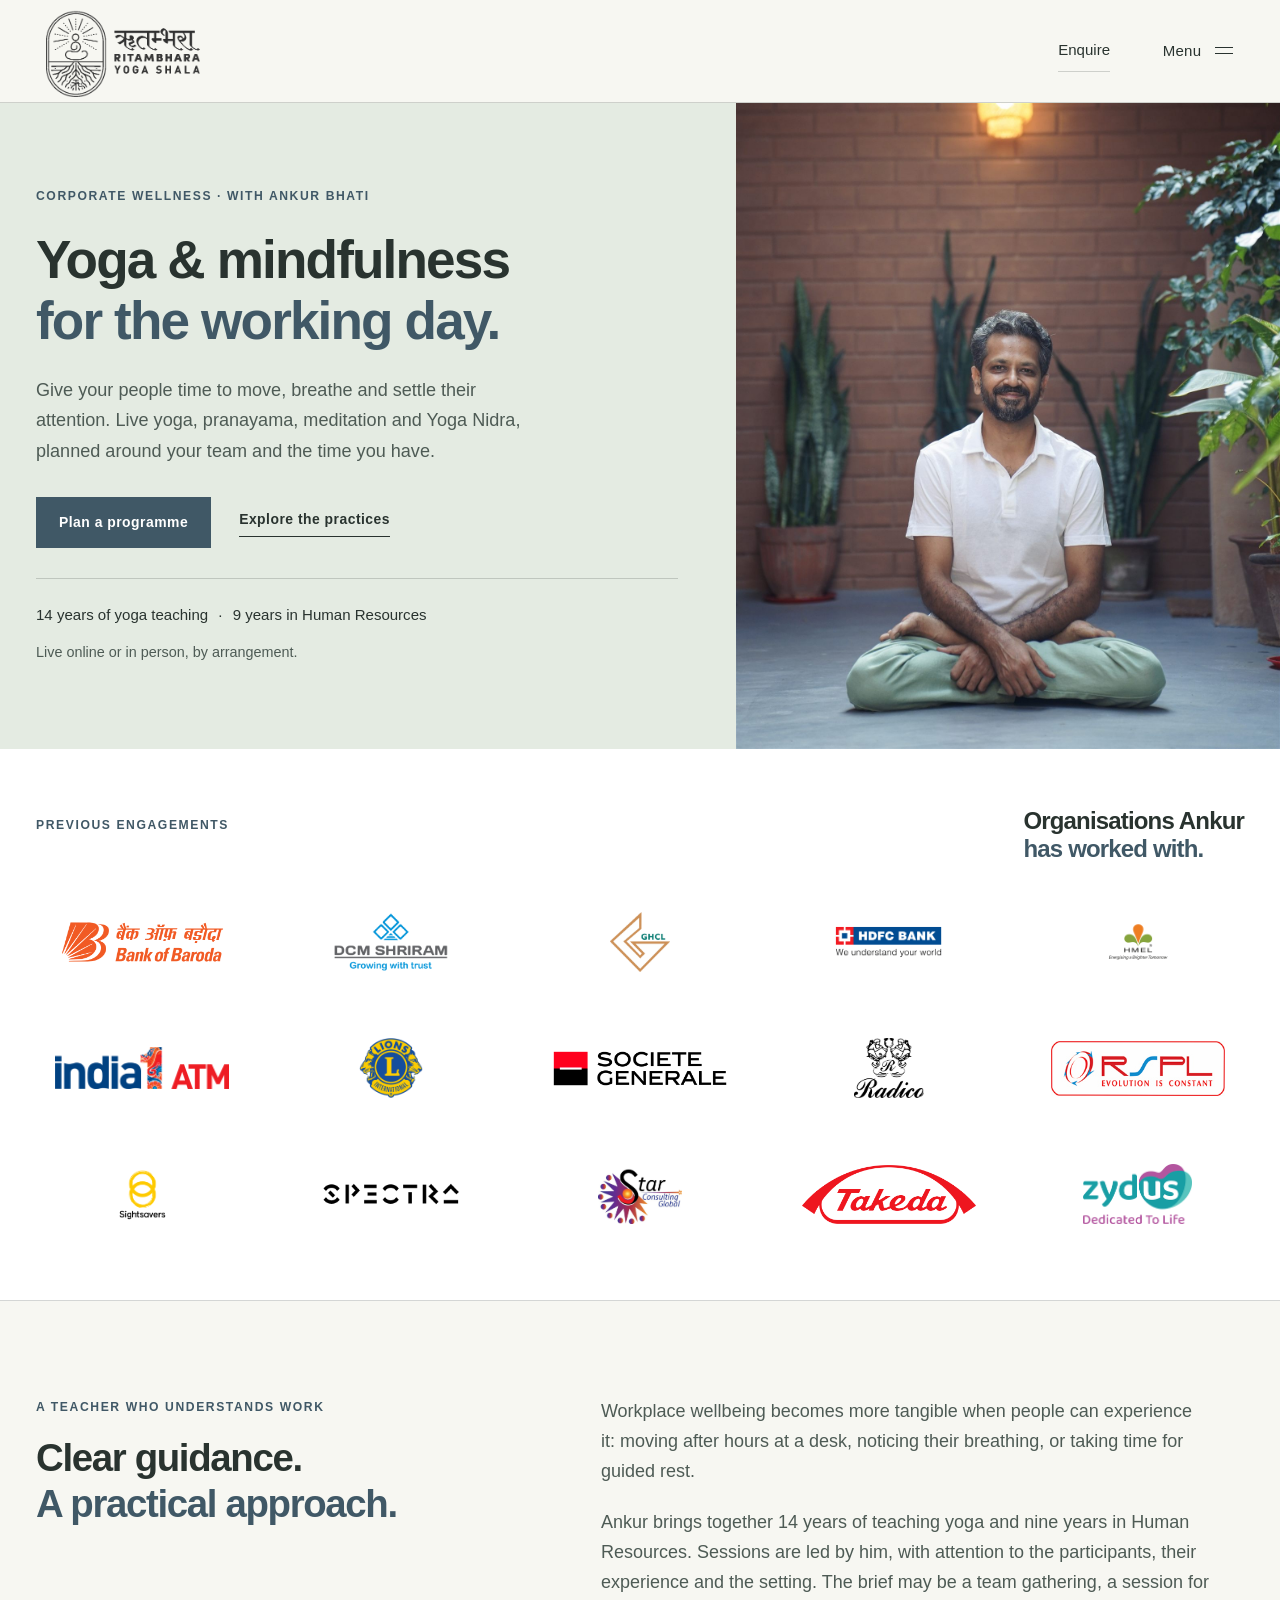
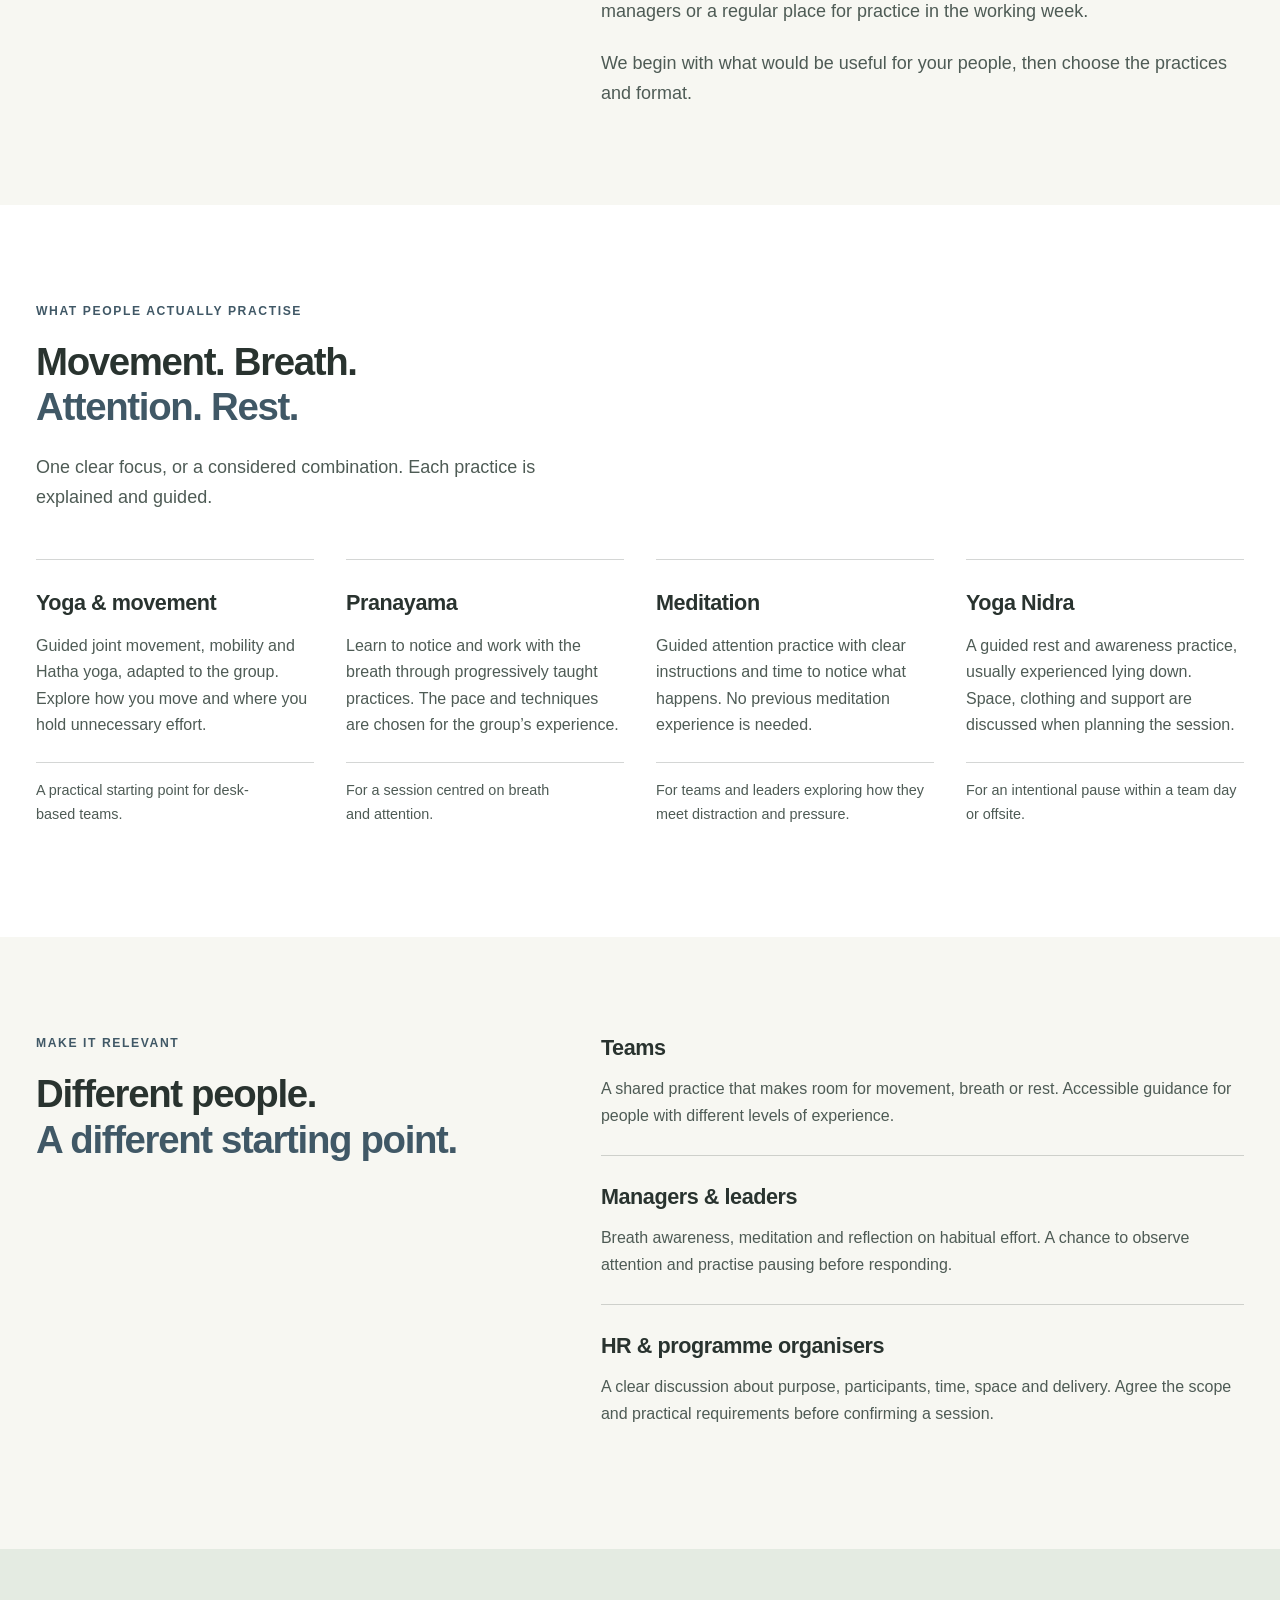
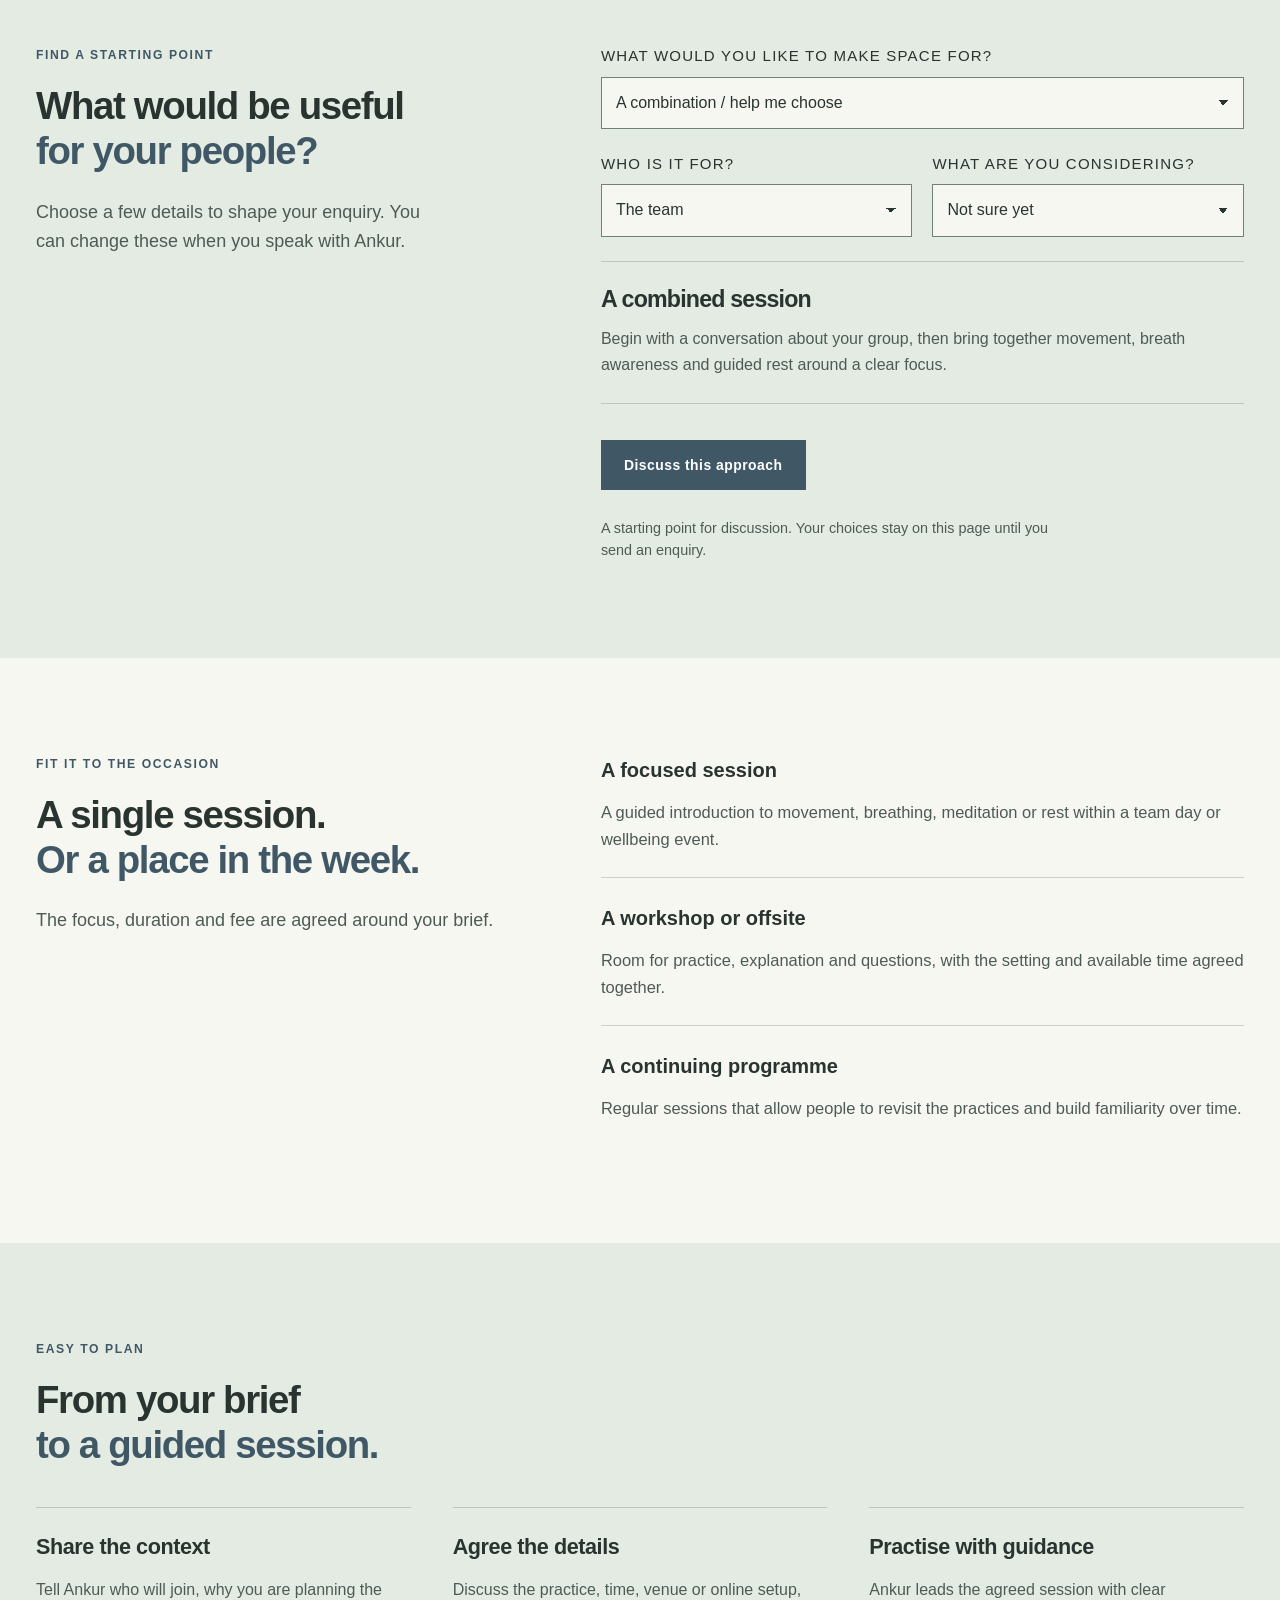
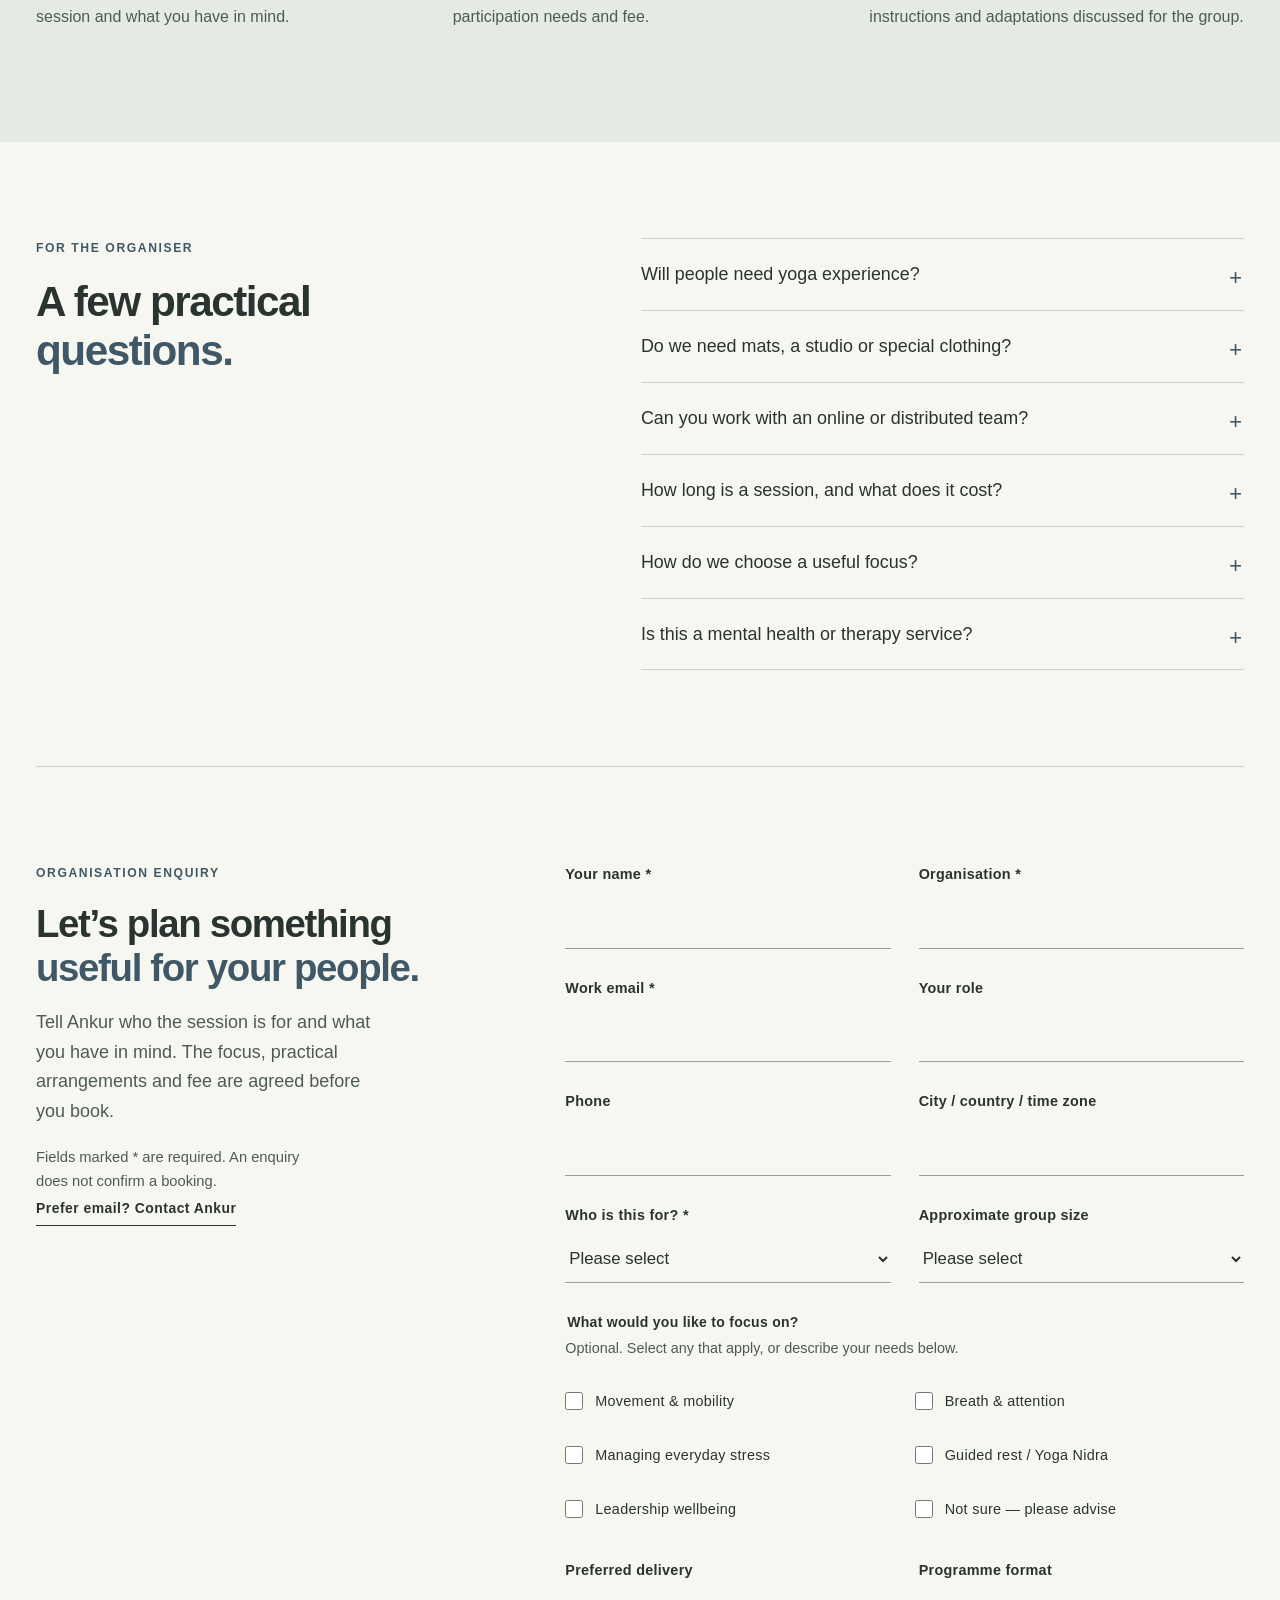
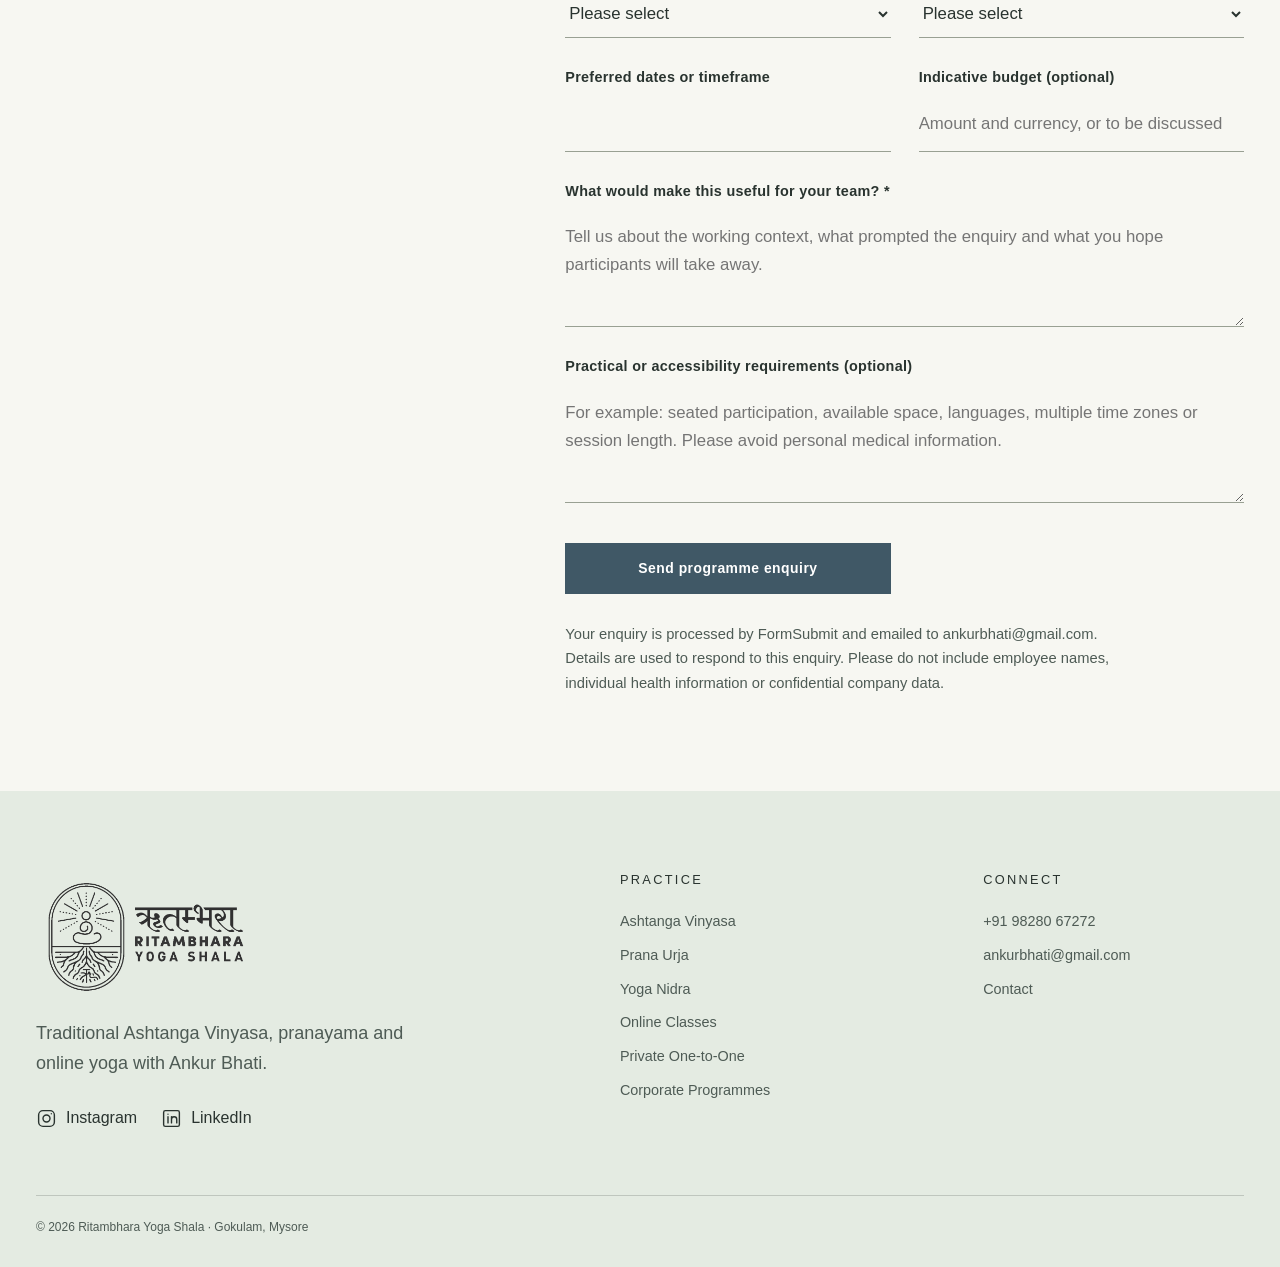
<file: corporate-yoga.html>
<!doctype html>
<html lang="en">
<head>
  <meta charset="utf-8">
  <meta name="viewport" content="width=device-width,initial-scale=1">
  <meta name="referrer" content="strict-origin-when-cross-origin">
  <meta http-equiv="Content-Security-Policy" content="default-src 'self'; script-src 'self'; style-src 'self' 'unsafe-inline' https://fonts.googleapis.com; font-src 'self' https://fonts.gstatic.com; img-src 'self' data:; frame-src https://www.google.com https://maps.google.com; form-action https://formsubmit.co; base-uri 'self'; object-src 'none'; upgrade-insecure-requests">
  <title>Corporate Yoga & Mindfulness for Teams and Leaders | Ritambhara Yoga Shala</title>
  <meta name="description" content="Workplace yoga, pranayama, meditation and Yoga Nidra with Ankur Bhati. Tailored sessions for teams, managers and leadership groups, live online or in person.">
  <link rel="icon" href="assets/favicon.jpg" type="image/jpeg">
  <link rel="stylesheet" href="styles.css?v=20261120a">
  <link rel="stylesheet" href="refinements.css?v=20261120c">
  <link rel="stylesheet" href="experience.css?v=20261120e">
<link rel="canonical" href="https://ritambharayogashala.com/corporate-yoga.html"><meta property="og:type" content="website"><meta property="og:title" content="Corporate Yoga & Mindfulness for Teams and Leaders | Ritambhara Yoga Shala"><meta property="og:description" content="Workplace yoga, pranayama, meditation and Yoga Nidra with Ankur Bhati. Tailored sessions for teams, managers and leadership groups, live online or in person."><meta property="og:url" content="https://ritambharayogashala.com/corporate-yoga.html"><meta property="og:image" content="https://ritambharayogashala.com/assets/teacher-portrait.jpg">
  <link rel="stylesheet" href="social.css?v=20261120a">
</head>
<body>
  <a class="skip-link" href="#main">Skip to content</a>
  <header class="site-header">
    <div class="header-inner">
      <a class="brand" href="index.html" aria-label="Ritambhara Yoga Shala home"><img src="assets/logo-horizontal.png" alt="Ritambhara Yoga Shala"></a>
      <div class="header-actions"><a class="header-enquiry" href="register.html">Enquire</a><button class="nav-toggle" type="button" aria-expanded="false" aria-controls="site-nav"><span class="menu-label">Menu</span><span class="menu-mark" aria-hidden="true"><i></i><i></i></span></button></div>
      <div class="nav-backdrop" aria-hidden="true" hidden></div>
      <nav class="site-nav" id="site-nav" aria-label="Main navigation" hidden>
        <div class="nav-panel-heading"><span>Ritambhara Yoga Shala</span><span>Mysore &amp; online</span></div>
        <div class="nav-group"><p class="nav-group-label">Explore</p><a href="index.html">Home</a>
<a href="ashtanga-vinyasa.html">Mysore-style Ashtanga</a>
<a href="prana-urja.html">Prana Urja · Pranayama</a>
<a href="online-classes.html">Online yoga</a>
<a href="yoga-nidra.html">Yoga Nidra</a>
<a href="private-classes.html">Private one-to-one</a>
<a href="corporate-yoga.html" aria-current="page">Corporate Wellness</a></div>
        <div class="nav-secondary"><a href="index.html#teacher-title">Meet Ankur</a><a href="index.html#contact">Contact &amp; location</a><a class="nav-register" href="register.html">Ask about a class</a></div>
        <div class="nav-contact"><a href="tel:+919828067272">+91 98280 67272</a><span>Personal guidance. A considered practice.</span><div class="social-links"><a href="https://www.instagram.com/ankurbhati/" target="_blank" rel="noopener noreferrer" aria-label="Ankur Bhati on Instagram (opens in a new tab)"><svg viewBox="0 0 24 24" aria-hidden="true" focusable="false" fill="none" stroke="currentColor" stroke-width="1.6" stroke-linecap="round" stroke-linejoin="round"><rect x="3" y="3" width="18" height="18" rx="5"></rect><circle cx="12" cy="12" r="4"></circle><circle cx="17.5" cy="6.5" r=".8" fill="currentColor" stroke="none"></circle></svg><span>Instagram</span></a><a href="https://www.linkedin.com/in/ankurbhati/" target="_blank" rel="noopener noreferrer" aria-label="Ankur Bhati on LinkedIn (opens in a new tab)"><svg viewBox="0 0 24 24" aria-hidden="true" focusable="false" fill="none" stroke="currentColor" stroke-width="1.6" stroke-linecap="round" stroke-linejoin="round"><rect x="3" y="3" width="18" height="18" rx="2"></rect><path d="M8 10v7M8 7v.01M12 17v-7m0 3a3 3 0 0 1 6 0v4"></path></svg><span>LinkedIn</span></a></div></div>
      </nav>
    </div>
  </header>

  <main id="main">
    <section class="workplace-hero" aria-labelledby="workplace-title">
      <div class="workplace-hero-copy"><p class="eyebrow">Corporate wellness · With Ankur Bhati</p><h1 id="workplace-title">Yoga &amp; mindfulness<br><em>for the working day.</em></h1><p class="lead">Give your people time to move, breathe and settle their attention. Live yoga, pranayama, meditation and Yoga Nidra, planned around your team and the time you have.</p><div class="workplace-actions"><a class="button" href="#corporate-enquiry">Plan a programme</a><a class="text-link" href="#workplace-practices">Explore the practices</a></div><p class="workplace-credentials">14 years of yoga teaching <span aria-hidden="true">·</span> 9 years in Human Resources</p><p class="service-note">Live online or in person, by arrangement.</p></div>
      <figure><img src="assets/teacher-portrait.jpg" width="1346" height="1600" alt="Ankur Bhati, yoga teacher and former HR professional" fetchpriority="high"></figure>
    </section>
    <section class="client-section section" aria-labelledby="clients-title"><div class="client-section-head"><p class="eyebrow">Previous engagements</p><h2 id="clients-title">Organisations Ankur<br><em>has worked with.</em></h2></div><ul class="client-grid"><li><img src="assets/clients/BankOfBarodaLogo.svg.png" alt="Bank of Baroda" loading="lazy"></li>
<li><img src="assets/clients/dcm-shriram-ltd-e1743595571999.png" alt="DCM Shriram" loading="lazy"></li>
<li><img src="assets/clients/ghcl-limited.webp" alt="GHCL" loading="lazy"></li>
<li><img src="assets/clients/HDFC-Bank-logo.png" alt="HDFC Bank" loading="lazy"></li>
<li><img src="assets/clients/hmel.png" alt="HMEL" loading="lazy"></li>
<li><img src="assets/clients/india1logo.png" alt="India1" loading="lazy"></li>
<li><img src="assets/clients/Lions_Clubs_International.png" alt="Lions Clubs International" loading="lazy"></li>
<li><img src="assets/clients/logo-societe-generale.png" alt="Société Générale" loading="lazy"></li>
<li><img src="assets/clients/RADICO.png" alt="Radico" loading="lazy"></li>
<li><img src="assets/clients/rspl-logo.jpg" alt="RSPL" loading="lazy"></li>
<li><img src="assets/clients/sightsavers.webp" alt="Sightsavers" loading="lazy"></li>
<li><img src="assets/clients/Spectra.png" alt="Spectra" loading="lazy"></li>
<li><img src="assets/clients/star-consulting-global.jpg" alt="Star Consulting Global" loading="lazy"></li>
<li><img src="assets/clients/Takeda_Pharmaceutical.png" alt="Takeda" loading="lazy"></li>
<li><img src="assets/clients/zydus_life_logo.png" alt="Zydus Lifesciences" loading="lazy"></li></ul></section>
    <section class="section workplace-intro" aria-labelledby="workplace-approach"><div><p class="eyebrow">A teacher who understands work</p><h2 id="workplace-approach">Clear guidance.<br><em>A practical approach.</em></h2></div><div><p>Workplace wellbeing becomes more tangible when people can experience it: moving after hours at a desk, noticing their breathing, or taking time for guided rest.</p><p>Ankur brings together 14 years of teaching yoga and nine years in Human Resources. Sessions are led by him, with attention to the participants, their experience and the setting. The brief may be a team gathering, a session for managers or a regular place for practice in the working week.</p><p>We begin with what would be useful for your people, then choose the practices and format.</p></div></section>
    <section class="workplace-practices" id="workplace-practices" aria-labelledby="practices-title"><div class="section"><div class="workplace-section-head"><p class="eyebrow">What people actually practise</p><h2 id="practices-title">Movement. Breath.<br><em>Attention. Rest.</em></h2><p>One clear focus, or a considered combination. Each practice is explained and guided.</p></div><div class="practice-editorial">
      <article><h3>Yoga &amp; movement</h3><p>Guided joint movement, mobility and Hatha yoga, adapted to the group. Explore how you move and where you hold unnecessary effort.</p><p class="practice-use">A practical starting point for desk-based teams.</p></article>
      <article><h3>Pranayama</h3><p>Learn to notice and work with the breath through progressively taught practices. The pace and techniques are chosen for the group’s experience.</p><p class="practice-use">For a session centred on breath and attention.</p></article>
      <article><h3>Meditation</h3><p>Guided attention practice with clear instructions and time to notice what happens. No previous meditation experience is needed.</p><p class="practice-use">For teams and leaders exploring how they meet distraction and pressure.</p></article>
      <article><h3>Yoga Nidra</h3><p>A guided rest and awareness practice, usually experienced lying down. Space, clothing and support are discussed when planning the session.</p><p class="practice-use">For an intentional pause within a team day or offsite.</p></article>
    </div></div></section>
    <section class="section workplace-audiences" aria-labelledby="audience-title"><div class="workplace-section-head"><p class="eyebrow">Make it relevant</p><h2 id="audience-title">Different people.<br><em>A different starting point.</em></h2></div><div class="audience-rows"><article><h3>Teams</h3><p>A shared practice that makes room for movement, breath or rest. Accessible guidance for people with different levels of experience.</p></article><article><h3>Managers &amp; leaders</h3><p>Breath awareness, meditation and reflection on habitual effort. A chance to observe attention and practise pausing before responding.</p></article><article><h3>HR &amp; programme organisers</h3><p>A clear discussion about purpose, participants, time, space and delivery. Agree the scope and practical requirements before confirming a session.</p></article></div></section>
    <section class="programme-finder-wrap" aria-labelledby="finder-title"><div class="section programme-finder"><div><p class="eyebrow">Find a starting point</p><h2 id="finder-title">What would be useful<br><em>for your people?</em></h2><p>Choose a few details to shape your enquiry. You can change these when you speak with Ankur.</p></div><form id="programme-finder" class="finder-fields"><div><label for="finder-focus">What would you like to make space for?</label><select id="finder-focus"><option value="combined">A combination / help me choose</option><option value="movement">Movement &amp; mobility</option><option value="breath">Breath &amp; attention</option><option value="rest">Guided rest / Yoga Nidra</option></select></div><div class="finder-pair"><div><label for="finder-audience">Who is it for?</label><select id="finder-audience"><option value="team">The team</option><option value="leaders">Managers &amp; leaders</option><option value="mixed">A mixed group</option></select></div><div><label for="finder-format">What are you considering?</label><select id="finder-format"><option value="unsure">Not sure yet</option><option value="single">One session</option><option value="workshop">A workshop or offsite</option><option value="series">A series / ongoing practice</option></select></div></div><div class="finder-result" id="finder-result" aria-live="polite"><h3>A combined session</h3><p>Begin with a conversation about your group, then bring together movement, breath awareness and guided rest around a clear focus.</p></div><button class="button" type="button" id="finder-discuss">Discuss this approach</button><p class="field-hint">A starting point for discussion. Your choices stay on this page until you send an enquiry.</p><noscript><p>You can share these preferences in the <a href="#corporate-enquiry">programme enquiry form</a>.</p></noscript></form></div></section>

    <section class="section workplace-formats" aria-labelledby="workplace-formats-title"><div><p class="eyebrow">Fit it to the occasion</p><h2 id="workplace-formats-title">A single session.<br><em>Or a place in the week.</em></h2><p>The focus, duration and fee are agreed around your brief.</p></div><dl class="format-list"><div><dt>A focused session</dt><dd>A guided introduction to movement, breathing, meditation or rest within a team day or wellbeing event.</dd></div><div><dt>A workshop or offsite</dt><dd>Room for practice, explanation and questions, with the setting and available time agreed together.</dd></div><div><dt>A continuing programme</dt><dd>Regular sessions that allow people to revisit the practices and build familiarity over time.</dd></div></dl></section>
    <section class="workplace-planning"><div class="section"><div class="workplace-section-head"><p class="eyebrow">Easy to plan</p><h2>From your brief<br><em>to a guided session.</em></h2></div><div class="planning-columns"><article><h3>Share the context</h3><p>Tell Ankur who will join, why you are planning the session and what you have in mind.</p></article><article><h3>Agree the details</h3><p>Discuss the practice, time, venue or online setup, participation needs and fee.</p></article><article><h3>Practise with guidance</h3><p>Ankur leads the agreed session with clear instructions and adaptations discussed for the group.</p></article></div></div></section>
    <!-- reviews:corporate:start --><!-- reviews:corporate:end -->
    <section class="section first-visit workplace-faq" aria-labelledby="corporate-questions"><div><p class="eyebrow">For the organiser</p><h2 id="corporate-questions">A few practical<br><em>questions.</em></h2></div><div class="first-visit-questions"><details><summary>Will people need yoga experience?</summary><p>No. Tell Ankur about the group when planning. Instructions, pace and practices can be chosen for people who are new to yoga as well as those with experience.</p></details><details><summary>Do we need mats, a studio or special clothing?</summary><p>That depends on the practice. Breath awareness and meditation need a different setup from an asana session or lying-down Yoga Nidra. Share your available space and whether people will be in work clothes, so the session can be planned realistically.</p></details><details><summary>Can you work with an online or distributed team?</summary><p>Live online and in-person delivery can be discussed. Include your locations, time zones and approximate group size in the enquiry so the arrangements can be considered.</p></details><details><summary>How long is a session, and what does it cost?</summary><p>Duration and fees depend on the focus, delivery, group and practical arrangements. Share your available time and an indicative budget if you have one. Ankur will discuss the scope and fee before you commit.</p></details><details><summary>How do we choose a useful focus?</summary><p>Start with the working context and what you would like people to learn or experience. The programme selector above can help you describe this. Ankur will discuss which practices fit; you do not need to arrive with a finished brief.</p></details><details><summary>Is this a mental health or therapy service?</summary><p>These are educational yoga and mindfulness sessions. They can sit alongside a broader workplace wellbeing programme, with appropriate clinical and organisational support arranged separately.</p></details></div></section>
    <section class="section corporate-enquiry" id="corporate-enquiry" aria-labelledby="corporate-form-title"><div class="corporate-enquiry-intro"><p class="eyebrow">Organisation enquiry</p><h2 id="corporate-form-title">Let’s plan something<br><em>useful for your people.</em></h2><p>Tell Ankur who the session is for and what you have in mind. The focus, practical arrangements and fee are agreed before you book.</p><p class="form-note">Fields marked * are required. An enquiry does not confirm a booking.</p><a class="text-link" href="mailto:ankurbhati@gmail.com">Prefer email? Contact Ankur</a></div>
      <form action="https://formsubmit.co/ankurbhati@gmail.com" method="post"><input type="hidden" name="_subject" value="Corporate programme enquiry - Ritambhara Yoga Shala"><input type="hidden" name="_template" value="table"><input type="hidden" name="_next" value="https://ritambharayogashala.com/corporate-thank-you.html"><input type="text" name="_honey" tabindex="-1" autocomplete="off" hidden aria-hidden="true"><div class="form-grid"><p class="programme-carried full" id="programme-carried" role="status" hidden></p>
        <div class="form-field"><label for="corporate-name">Your name <span aria-hidden="true">*</span></label><input id="corporate-name" name="Your name" type="text" required autocomplete="name"></div><div class="form-field"><label for="corporate-company">Organisation <span aria-hidden="true">*</span></label><input id="corporate-company" name="Organisation" type="text" required autocomplete="organization"></div>
        <div class="form-field"><label for="corporate-email">Work email <span aria-hidden="true">*</span></label><input id="corporate-email" name="email" type="email" autocomplete="email" required></div><div class="form-field"><label for="corporate-role">Your role</label><input id="corporate-role" name="Your role" type="text" autocomplete="organization-title"></div>
        <div class="form-field"><label for="corporate-phone">Phone</label><input id="corporate-phone" name="Phone" type="tel" autocomplete="tel"></div><div class="form-field"><label for="corporate-location">City / country / time zone</label><input id="corporate-location" name="City / country / time zone" type="text" ></div>
        <div class="form-field"><label for="corporate-audience">Who is this for? <span aria-hidden="true">*</span></label><select id="corporate-audience" name="Who is this for?" required><option value="">Please select</option><option>Whole team / mixed roles</option><option>Individual contributors</option><option>People managers / team leaders</option><option>Senior management / executive leadership</option><option>HR / wellbeing team</option><option>Other / mixed audience</option></select></div>
        <div class="form-field"><label for="corporate-size">Approximate group size</label><select id="corporate-size" name="Approximate group size"><option value="">Please select</option><option>Up to 15</option><option>16–30</option><option>31–60</option><option>61–100</option><option>More than 100</option><option>Not decided yet</option></select></div>
        <fieldset class="form-field full interest-options"><legend>What would you like to focus on?</legend><p id="corporate-focus-help" class="field-hint">Optional. Select any that apply, or describe your needs below.</p><div class="checkbox-grid"><label for="focus-0"><input id="focus-0" type="checkbox" name="Focus areas[]" value="Movement & mobility"><span>Movement & mobility</span></label><label for="focus-1"><input id="focus-1" type="checkbox" name="Focus areas[]" value="Breath & attention"><span>Breath & attention</span></label><label for="focus-2"><input id="focus-2" type="checkbox" name="Focus areas[]" value="Managing everyday stress"><span>Managing everyday stress</span></label><label for="focus-3"><input id="focus-3" type="checkbox" name="Focus areas[]" value="Guided rest / Yoga Nidra"><span>Guided rest / Yoga Nidra</span></label><label for="focus-4"><input id="focus-4" type="checkbox" name="Focus areas[]" value="Leadership wellbeing"><span>Leadership wellbeing</span></label><label for="focus-5"><input id="focus-5" type="checkbox" name="Focus areas[]" value="Not sure — please advise"><span>Not sure — please advise</span></label></div></fieldset>
        <div class="form-field"><label for="corporate-delivery">Preferred delivery</label><select id="corporate-delivery" name="Preferred delivery"><option value="">Please select</option><option>Live online</option><option>In person</option><option>Hybrid / multiple locations</option><option>Please advise</option></select></div><div class="form-field"><label for="corporate-format">Programme format</label><select id="corporate-format" name="Programme format"><option value="">Please select</option><option>Single session</option><option>Workshop / wellbeing day</option><option>Leadership offsite</option><option>Recurring programme</option><option>Please advise</option></select></div>
        <div class="form-field"><label for="corporate-timing">Preferred dates or timeframe</label><input id="corporate-timing" name="Preferred dates or timeframe" type="text" ></div><div class="form-field"><label for="corporate-budget">Indicative budget (optional)</label><input id="corporate-budget" name="Indicative budget (optional)" type="text" placeholder="Amount and currency, or to be discussed"></div>
        <div class="form-field full"><label for="corporate-goals">What would make this useful for your team? *</label><textarea id="corporate-goals" name="Team needs and intended outcomes" required placeholder="Tell us about the working context, what prompted the enquiry and what you hope participants will take away."></textarea></div>
        <div class="form-field full"><label for="corporate-access">Practical or accessibility requirements (optional)</label><textarea id="corporate-access" name="Practical requirements" placeholder="For example: seated participation, available space, languages, multiple time zones or session length. Please avoid personal medical information."></textarea></div>
        <p class="form-error full" id="corporate-form-error" role="alert" hidden></p><button class="button" type="submit">Send programme enquiry</button><p class="form-note">Your enquiry is processed by FormSubmit and emailed to ankurbhati@gmail.com. Details are used to respond to this enquiry. Please do not include employee names, individual health information or confidential company data.</p>
      </div></form></section>
  </main>
  <footer class="site-footer">
    <div class="footer-inner">
      <div class="footer-intro"><img class="footer-brand" src="assets/logo-horizontal.png" alt="Ritambhara Yoga Shala"><p>Traditional Ashtanga Vinyasa, pranayama and online yoga with Ankur Bhati.</p><div class="social-links"><a href="https://www.instagram.com/ankurbhati/" target="_blank" rel="noopener noreferrer" aria-label="Ankur Bhati on Instagram (opens in a new tab)"><svg viewBox="0 0 24 24" aria-hidden="true" focusable="false" fill="none" stroke="currentColor" stroke-width="1.6" stroke-linecap="round" stroke-linejoin="round"><rect x="3" y="3" width="18" height="18" rx="5"></rect><circle cx="12" cy="12" r="4"></circle><circle cx="17.5" cy="6.5" r=".8" fill="currentColor" stroke="none"></circle></svg><span>Instagram</span></a><a href="https://www.linkedin.com/in/ankurbhati/" target="_blank" rel="noopener noreferrer" aria-label="Ankur Bhati on LinkedIn (opens in a new tab)"><svg viewBox="0 0 24 24" aria-hidden="true" focusable="false" fill="none" stroke="currentColor" stroke-width="1.6" stroke-linecap="round" stroke-linejoin="round"><rect x="3" y="3" width="18" height="18" rx="2"></rect><path d="M8 10v7M8 7v.01M12 17v-7m0 3a3 3 0 0 1 6 0v4"></path></svg><span>LinkedIn</span></a></div></div>
      <div class="footer-links"><strong>Practice</strong><a href="ashtanga-vinyasa.html">Ashtanga Vinyasa</a><a href="prana-urja.html">Prana Urja</a><a href="yoga-nidra.html">Yoga Nidra</a><a href="online-classes.html">Online Classes</a><a href="private-classes.html">Private One-to-One</a><a href="corporate-yoga.html">Corporate Programmes</a></div>
      <div class="footer-links"><strong>Connect</strong><a href="tel:+919828067272">+91 98280 67272</a><a href="mailto:ankurbhati@gmail.com">ankurbhati@gmail.com</a><a href="index.html#contact">Contact</a></div>
    </div>
    <p class="copyright">© 2026 Ritambhara Yoga Shala · Gokulam, Mysore</p>
  </footer>
  <script src="site.js?v=20261120b"></script>
  <script src="experience.js?v=20261120e"></script>
</body>
</html>
</file>
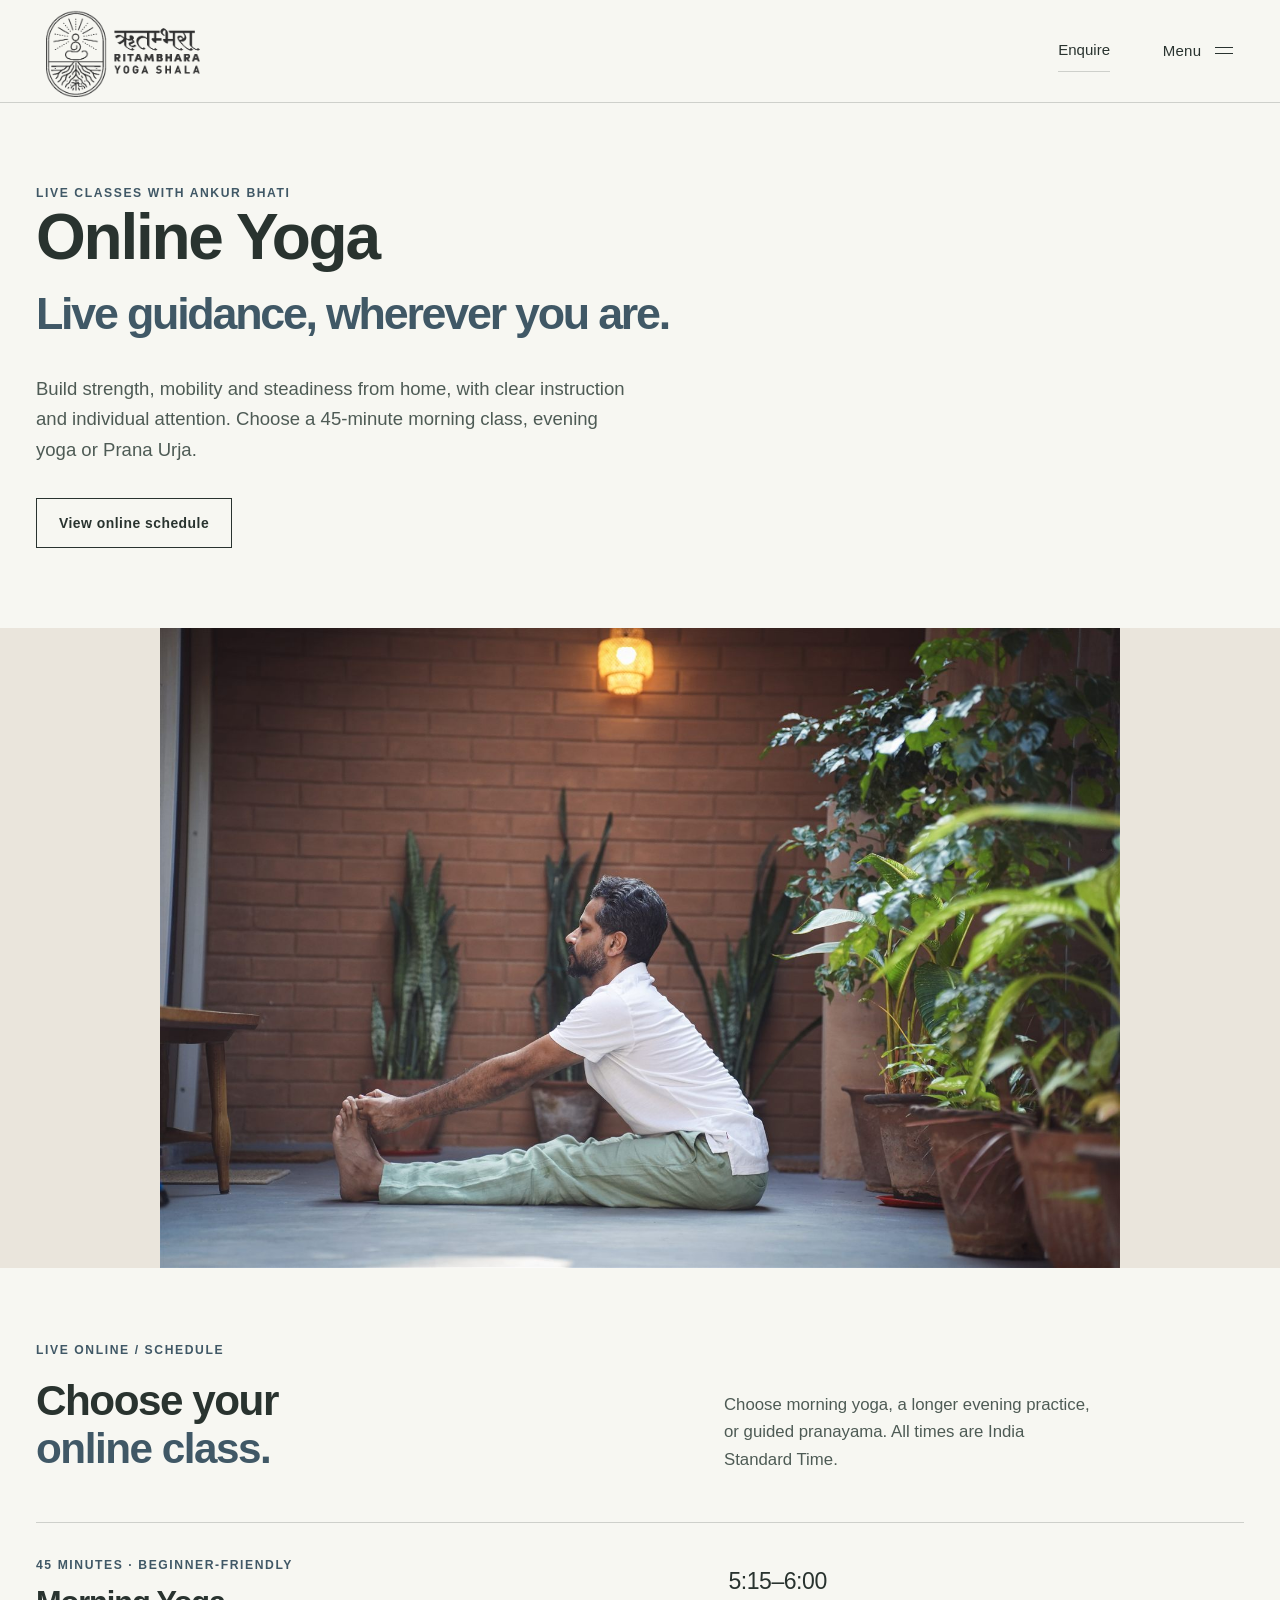
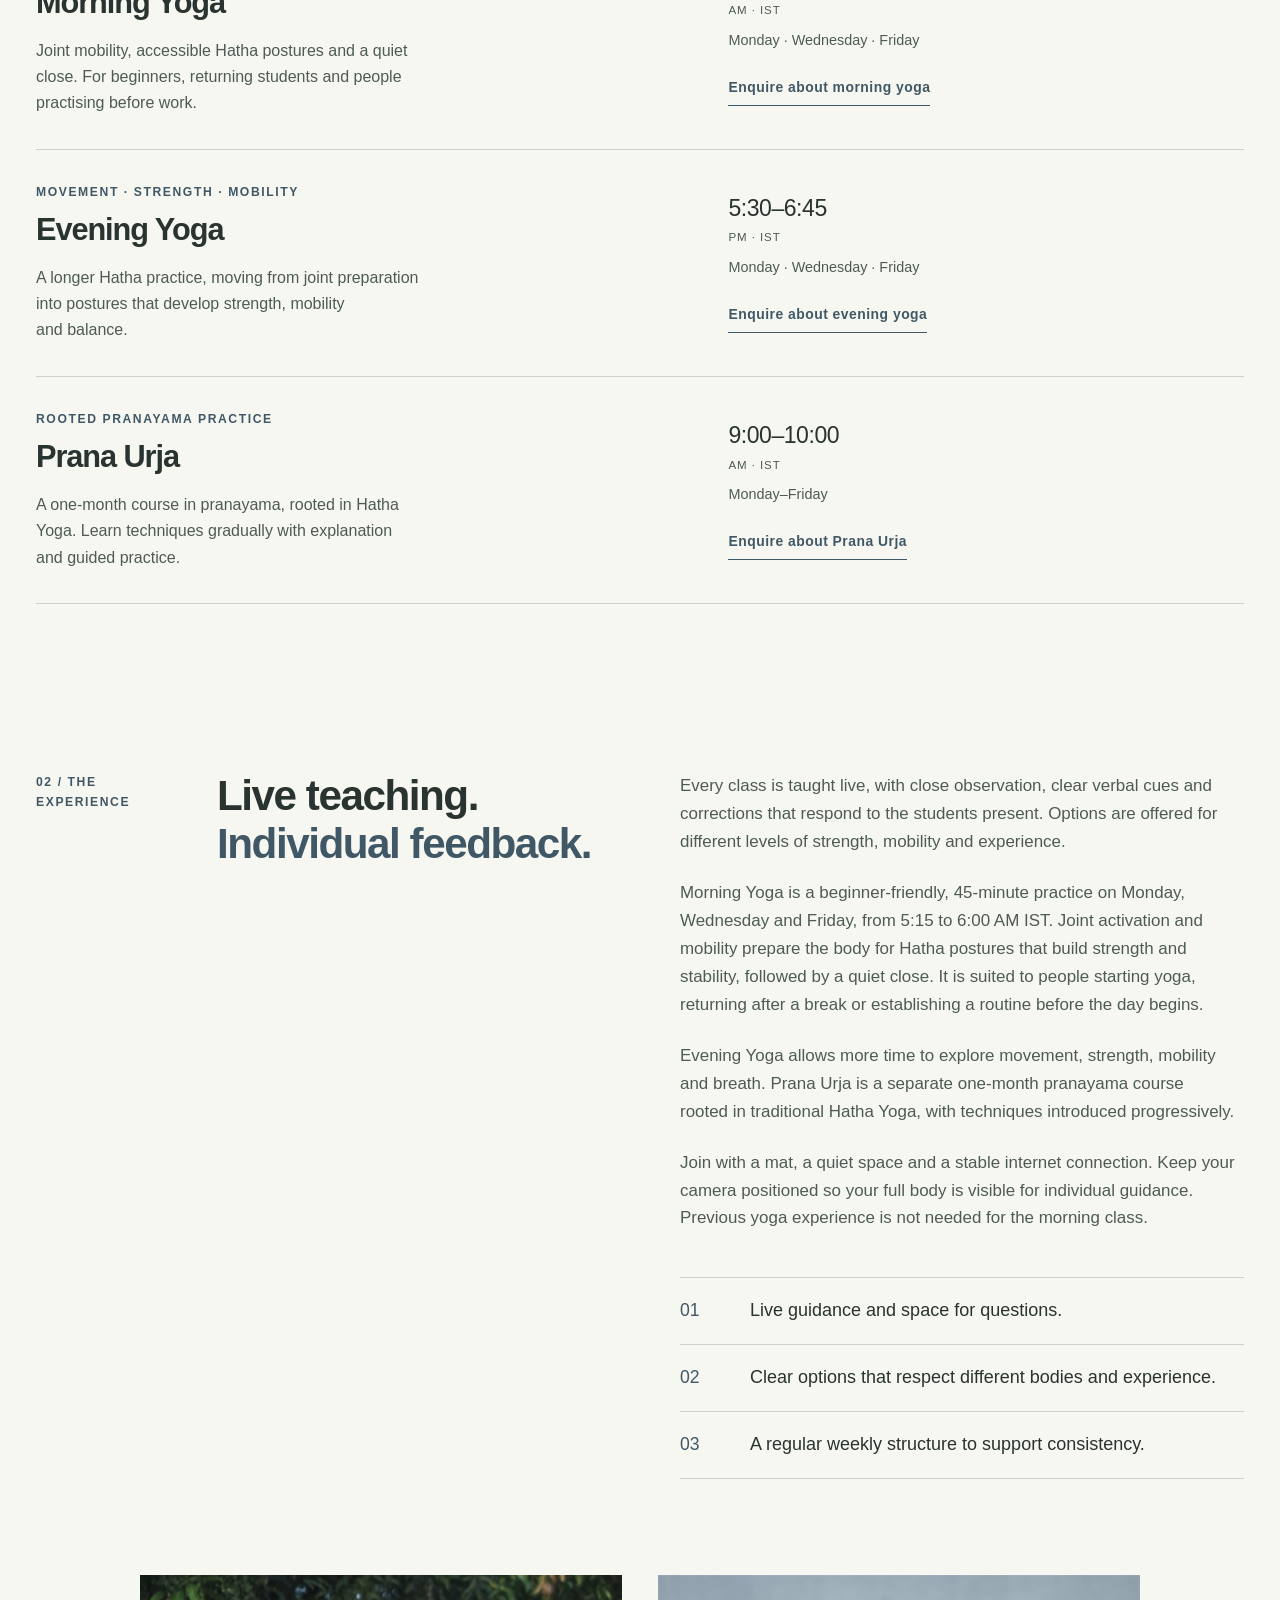
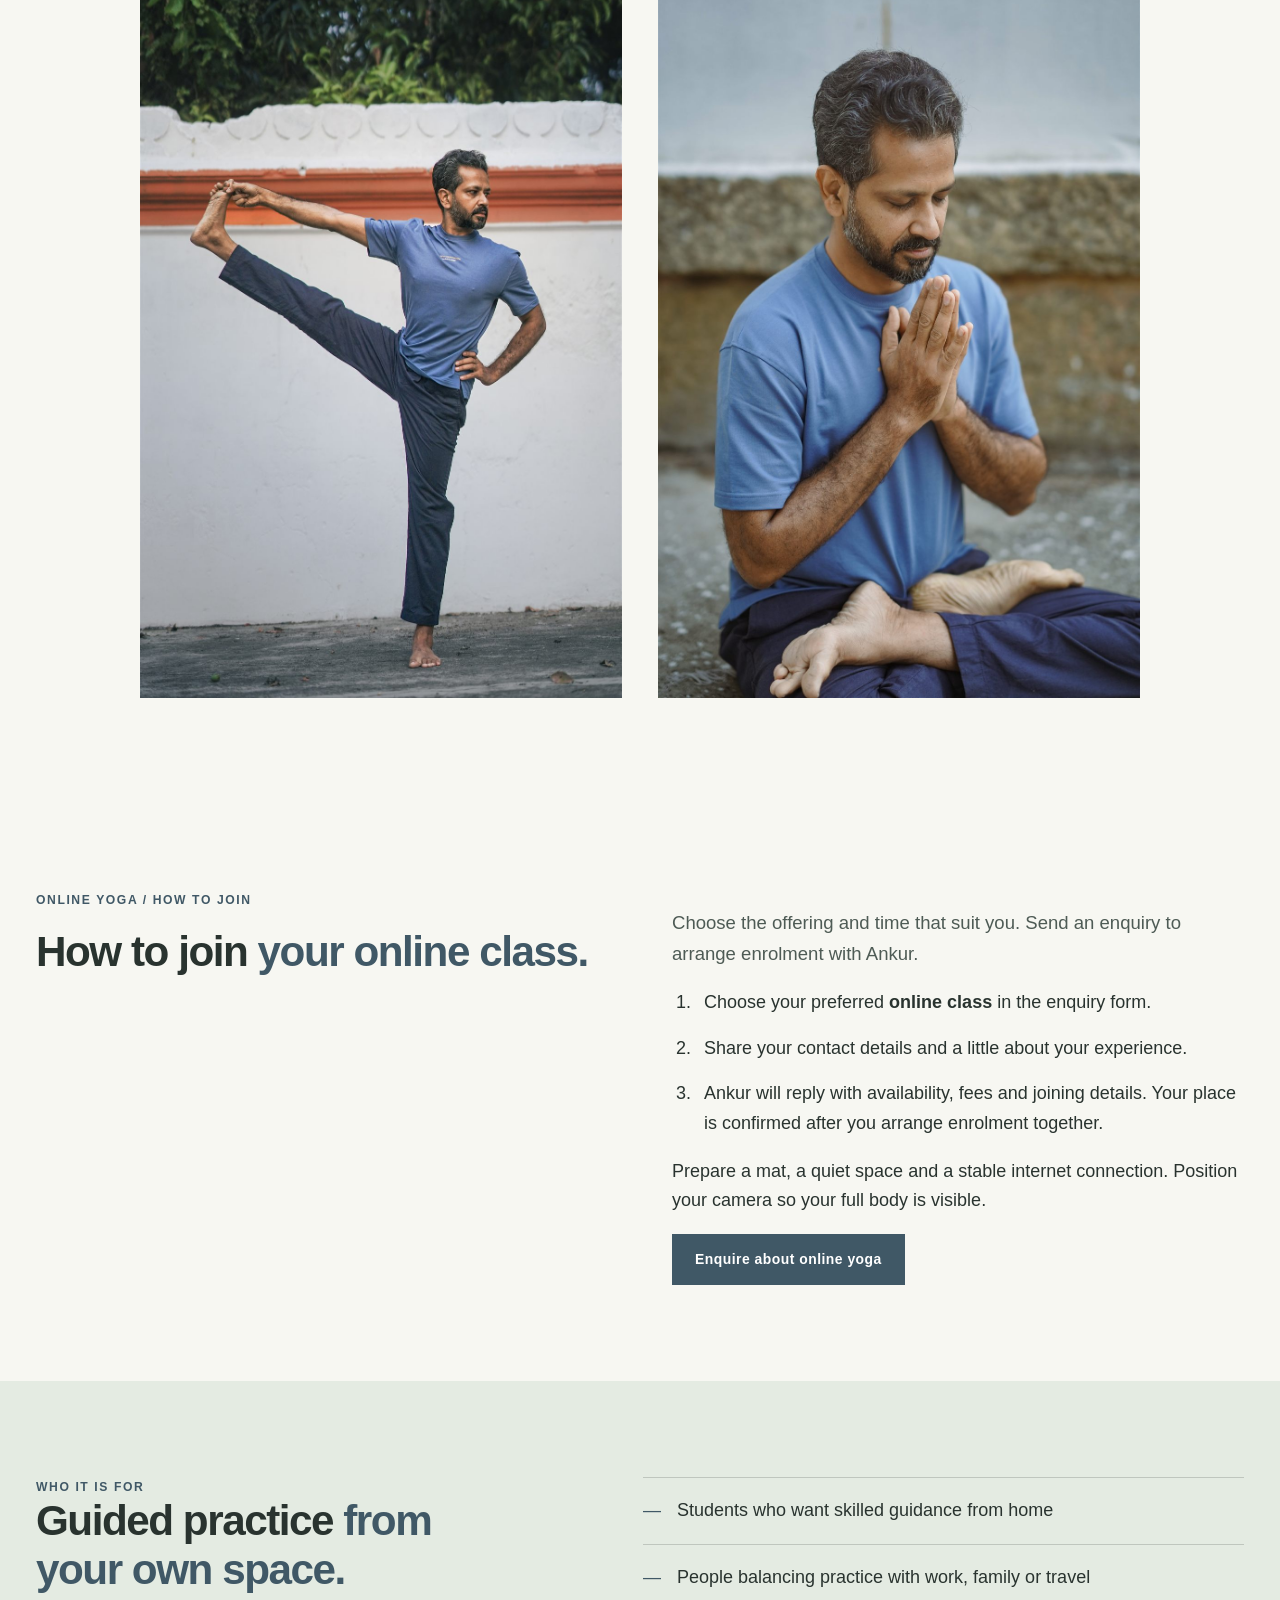
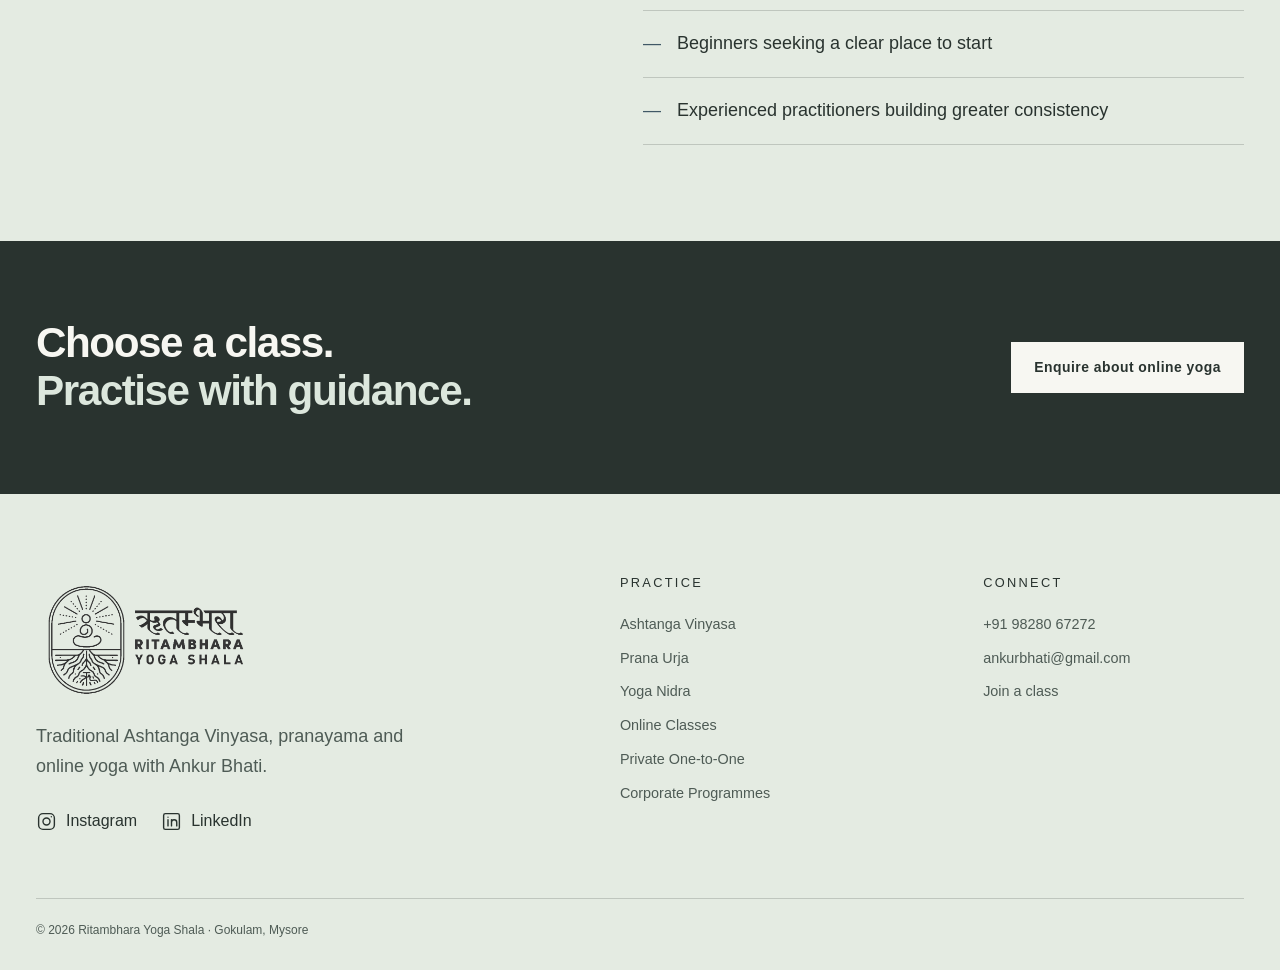
<file: online-classes.html>
<!doctype html>
<html lang="en">
<head>
  <meta charset="utf-8">
  <meta name="viewport" content="width=device-width,initial-scale=1">
  <meta name="referrer" content="strict-origin-when-cross-origin">
  <meta http-equiv="Content-Security-Policy" content="default-src 'self'; script-src 'self'; style-src 'self' 'unsafe-inline' https://fonts.googleapis.com; font-src 'self' https://fonts.gstatic.com; img-src 'self' data:; frame-src https://www.google.com https://maps.google.com; form-action https://formsubmit.co; base-uri 'self'; object-src 'none'; upgrade-insecure-requests">
  <title>Live Online Yoga &amp; Pranayama | Ankur Bhati</title>
  <meta name="description" content="Join live online yoga with Ankur Bhati: beginner-friendly morning Hatha Yoga, evening classes and Prana Urja, a progressive one-month pranayama course.">
  <link rel="canonical" href="https://ritambharayogashala.com/online-classes.html">
  <meta property="og:type" content="website">
  <meta property="og:site_name" content="Ritambhara Yoga Shala">
  <meta property="og:title" content="Live Online Yoga &amp; Pranayama | Ankur Bhati">
  <meta property="og:description" content="Join live online yoga with Ankur Bhati: beginner-friendly morning Hatha Yoga, evening classes and Prana Urja, a progressive one-month pranayama course.">
  <meta property="og:url" content="https://ritambharayogashala.com/online-classes.html">
  <meta property="og:image" content="https://ritambharayogashala.com/assets/pranayam.jpg">
  <meta property="og:image:alt" content="Ankur Bhati practising pranayama">
  <meta name="twitter:card" content="summary_large_image">
  <link rel="icon" href="assets/favicon.jpg" type="image/jpeg">
  <link rel="stylesheet" href="styles.css?v=20261120a">
  <link rel="stylesheet" href="refinements.css?v=20261120c">
  <link rel="stylesheet" href="experience.css?v=20261120e">
  <link rel="stylesheet" href="social.css?v=20261120a">
</head>
<body>
  <a class="skip-link" href="#main">Skip to content</a>
  <header class="site-header">
    <div class="header-inner">
      <a class="brand" href="index.html" aria-label="Ritambhara Yoga Shala home"><img src="assets/logo-horizontal.png" alt="Ritambhara Yoga Shala"></a>
      <div class="header-actions"><a class="header-enquiry" href="register.html">Enquire</a><button class="nav-toggle" type="button" aria-expanded="false" aria-controls="site-nav"><span class="menu-label">Menu</span><span class="menu-mark" aria-hidden="true"><i></i><i></i></span></button></div>
      <div class="nav-backdrop" aria-hidden="true" hidden></div>
      <nav class="site-nav" id="site-nav" aria-label="Main navigation" hidden>
        <div class="nav-panel-heading"><span>Ritambhara Yoga Shala</span><span>Mysore &amp; online</span></div>
        <div class="nav-group"><p class="nav-group-label">Explore</p><a href="index.html">Home</a>
<a href="ashtanga-vinyasa.html">Mysore-style Ashtanga</a>
<a href="prana-urja.html">Prana Urja · Pranayama</a>
<a href="online-classes.html" aria-current="page">Online yoga</a>
<a href="yoga-nidra.html">Yoga Nidra</a>
<a href="private-classes.html">Private one-to-one</a>
<a href="corporate-yoga.html">Corporate Wellness</a></div>
        <div class="nav-secondary"><a href="index.html#teacher-title">Meet Ankur</a><a href="index.html#contact">Contact &amp; location</a><a class="nav-register" href="register.html">Ask about a class</a></div>
        <div class="nav-contact"><a href="tel:+919828067272">+91 98280 67272</a><span>Personal guidance. A considered practice.</span><div class="social-links"><a href="https://www.instagram.com/ankurbhati/" target="_blank" rel="noopener noreferrer" aria-label="Ankur Bhati on Instagram (opens in a new tab)"><svg viewBox="0 0 24 24" aria-hidden="true" focusable="false" fill="none" stroke="currentColor" stroke-width="1.6" stroke-linecap="round" stroke-linejoin="round"><rect x="3" y="3" width="18" height="18" rx="5"></rect><circle cx="12" cy="12" r="4"></circle><circle cx="17.5" cy="6.5" r=".8" fill="currentColor" stroke="none"></circle></svg><span>Instagram</span></a><a href="https://www.linkedin.com/in/ankurbhati/" target="_blank" rel="noopener noreferrer" aria-label="Ankur Bhati on LinkedIn (opens in a new tab)"><svg viewBox="0 0 24 24" aria-hidden="true" focusable="false" fill="none" stroke="currentColor" stroke-width="1.6" stroke-linecap="round" stroke-linejoin="round"><rect x="3" y="3" width="18" height="18" rx="2"></rect><path d="M8 10v7M8 7v.01M12 17v-7m0 3a3 3 0 0 1 6 0v4"></path></svg><span>LinkedIn</span></a></div></div>
      </nav>
    </div>
  </header>

  <main id="main">
    <section class="class-hero online-hero">
      <div class="class-hero-copy">
        <p class="eyebrow">Live classes with Ankur Bhati</p>
        <h1>Online Yoga <em>Live guidance, wherever you are.</em></h1>
        <p class="lead">Build strength, mobility and steadiness from home, with clear instruction and individual attention. Choose a 45-minute morning class, evening yoga or Prana Urja.</p>
        <div class="hero-actions"><a class="button button-light" href="#schedule">View online schedule</a></div>
      </div>
      <figure class="class-hero-media">
        <img src="assets/seated-stretch.jpg" width="2200" height="1467" alt="Ankur Bhati practising a seated stretch in the courtyard" fetchpriority="high">
      </figure>
    </section>

    <section class="online-schedule" id="schedule"><div class="section">
       <div class="online-schedule-head"><div><p class="section-index">Live online / Schedule</p><h2>Choose your <em>online class.</em></h2></div><p>Choose morning yoga, a longer evening practice, or guided pranayama. All times are India Standard Time.</p></div>
       <div class="online-tracks"><article class="class-track" id="morning-yoga"><div class="track-title"><p class="mini-label">45 minutes · Beginner-friendly</p><h3>Morning Yoga</h3><p class="track-description">Joint mobility, accessible Hatha postures and a quiet close. For beginners, returning students and people practising before work.</p></div><div class="track-session"><p class="session-time">5:15–6:00<span>AM · IST</span></p><p class="session-days">Monday · Wednesday · Friday</p><a class="text-link" href="register.html?class=morning-online-yoga">Enquire about morning yoga </a></div></article>
<article class="class-track" id="evening-yoga"><div class="track-title"><p class="mini-label">Movement · Strength · Mobility</p><h3>Evening Yoga</h3><p class="track-description">A longer Hatha practice, moving from joint preparation into postures that develop strength, mobility and balance.</p></div><div class="track-session"><p class="session-time">5:30–6:45<span>PM · IST</span></p><p class="session-days">Monday · Wednesday · Friday</p><a class="text-link" href="register.html?class=online-yoga">Enquire about evening yoga </a></div></article>
<article class="class-track" id="online-pranayama"><div class="track-title"><p class="mini-label">Rooted pranayama practice</p><h3>Prana Urja</h3><p class="track-description">A one-month course in pranayama, rooted in Hatha Yoga. Learn techniques gradually with explanation and guided practice.</p></div><div class="track-session"><p class="session-time">9:00–10:00<span>AM · IST</span></p><p class="session-days">Monday–Friday</p><a class="text-link" href="register.html?class=prana-urja-online">Enquire about Prana Urja </a></div></article></div>
     </div></section>

    <section class="section story-section" aria-labelledby="online-story-title">
      <p class="section-index">02 / The experience</p>
      <h2 id="online-story-title">Live teaching.<br><em>Individual feedback.</em></h2>
      <div class="story-copy">
        <p>Every class is taught live, with close observation, clear verbal cues and corrections that respond to the students present. Options are offered for different levels of strength, mobility and experience.</p>
        <p>Morning Yoga is a beginner-friendly, 45-minute practice on Monday, Wednesday and Friday, from 5:15 to 6:00 AM IST. Joint activation and mobility prepare the body for Hatha postures that build strength and stability, followed by a quiet close. It is suited to people starting yoga, returning after a break or establishing a routine before the day begins.</p>
        <p>Evening Yoga allows more time to explore movement, strength, mobility and breath. Prana Urja is a separate one-month pranayama course rooted in traditional Hatha Yoga, with techniques introduced progressively.</p>
        <p>Join with a mat, a quiet space and a stable internet connection. Keep your camera positioned so your full body is visible for individual guidance. Previous yoga experience is not needed for the morning class.</p>
        <ul class="practice-principles">
          <li><span>01</span><strong>Live guidance and space for questions.</strong></li>
          <li><span>02</span><strong>Clear options that respect different bodies and experience.</strong></li>
          <li><span>03</span><strong>A regular weekly structure to support consistency.</strong></li>
        </ul>
      </div>
    </section>


    <div class="photo-pair online-photo-pair" aria-label="Online practice photographs">
      <figure><img src="assets/ashtanga-standing.jpg" width="1039" height="1600" alt="Ankur Bhati practising a standing balance outdoors" loading="lazy"></figure>
      <figure><img src="assets/prayer.jpg" width="1067" height="1600" alt="Ankur Bhati seated with hands together outdoors" loading="lazy"></figure>
    </div>

    <!-- reviews:online:start --><!-- reviews:online:end -->
    <section class="section morning-details" aria-labelledby="morning-details-title"><div><p class="section-index">Online yoga / How to join</p><h2 id="morning-details-title">How to join <em>your online class.</em></h2></div><div><p class="lead">Choose the offering and time that suit you. Send an enquiry to arrange enrolment with Ankur.</p><ol class="join-steps"><li>Choose your preferred <strong>online class</strong> in the enquiry form.</li><li>Share your contact details and a little about your experience.</li><li>Ankur will reply with availability, fees and joining details. Your place is confirmed after you arrange enrolment together.</li></ol><p>Prepare a mat, a quiet space and a stable internet connection. Position your camera so your full body is visible.</p><a class="button" href="register.html">Enquire about online yoga</a></div></section>

    <section class="who-section">
      <div class="section who-inner">
        <div><p class="eyebrow">Who it is for</p><h2>Guided practice <em>from your own space.</em></h2></div>
        <ul class="who-list">
          <li>Students who want skilled guidance from home</li>
          <li>People balancing practice with work, family or travel</li>
          <li>Beginners seeking a clear place to start</li>
          <li>Experienced practitioners building greater consistency</li>
        </ul>
      </div>
    </section>

    <section class="register-band">
      <div class="page-shell register-band-inner">
        <h2>Choose a class.<br><em>Practise with guidance.</em></h2>
        <a class="button" href="register.html">Enquire about online yoga</a>
      </div>
    </section>
  </main>

  <footer class="site-footer">
    <div class="footer-inner">
      <div class="footer-intro"><img class="footer-brand" src="assets/logo-horizontal.png" alt="Ritambhara Yoga Shala"><p>Traditional Ashtanga Vinyasa, pranayama and online yoga with Ankur Bhati.</p><div class="social-links"><a href="https://www.instagram.com/ankurbhati/" target="_blank" rel="noopener noreferrer" aria-label="Ankur Bhati on Instagram (opens in a new tab)"><svg viewBox="0 0 24 24" aria-hidden="true" focusable="false" fill="none" stroke="currentColor" stroke-width="1.6" stroke-linecap="round" stroke-linejoin="round"><rect x="3" y="3" width="18" height="18" rx="5"></rect><circle cx="12" cy="12" r="4"></circle><circle cx="17.5" cy="6.5" r=".8" fill="currentColor" stroke="none"></circle></svg><span>Instagram</span></a><a href="https://www.linkedin.com/in/ankurbhati/" target="_blank" rel="noopener noreferrer" aria-label="Ankur Bhati on LinkedIn (opens in a new tab)"><svg viewBox="0 0 24 24" aria-hidden="true" focusable="false" fill="none" stroke="currentColor" stroke-width="1.6" stroke-linecap="round" stroke-linejoin="round"><rect x="3" y="3" width="18" height="18" rx="2"></rect><path d="M8 10v7M8 7v.01M12 17v-7m0 3a3 3 0 0 1 6 0v4"></path></svg><span>LinkedIn</span></a></div></div>
      <div class="footer-links"><strong>Practice</strong><a href="ashtanga-vinyasa.html">Ashtanga Vinyasa</a><a href="prana-urja.html">Prana Urja</a><a href="yoga-nidra.html">Yoga Nidra</a><a href="online-classes.html">Online Classes</a><a href="private-classes.html">Private One-to-One</a><a href="corporate-yoga.html">Corporate Programmes</a></div>
      <div class="footer-links"><strong>Connect</strong><a href="tel:+919828067272">+91 98280 67272</a><a href="mailto:ankurbhati@gmail.com">ankurbhati@gmail.com</a><a href="register.html">Join a class</a></div>
    </div>
    <p class="copyright">© 2026 Ritambhara Yoga Shala · Gokulam, Mysore</p>
  </footer>
  <script src="site.js?v=20261120b"></script>
  <script src="experience.js?v=20261120e"></script>
</body>
</html>
</file>
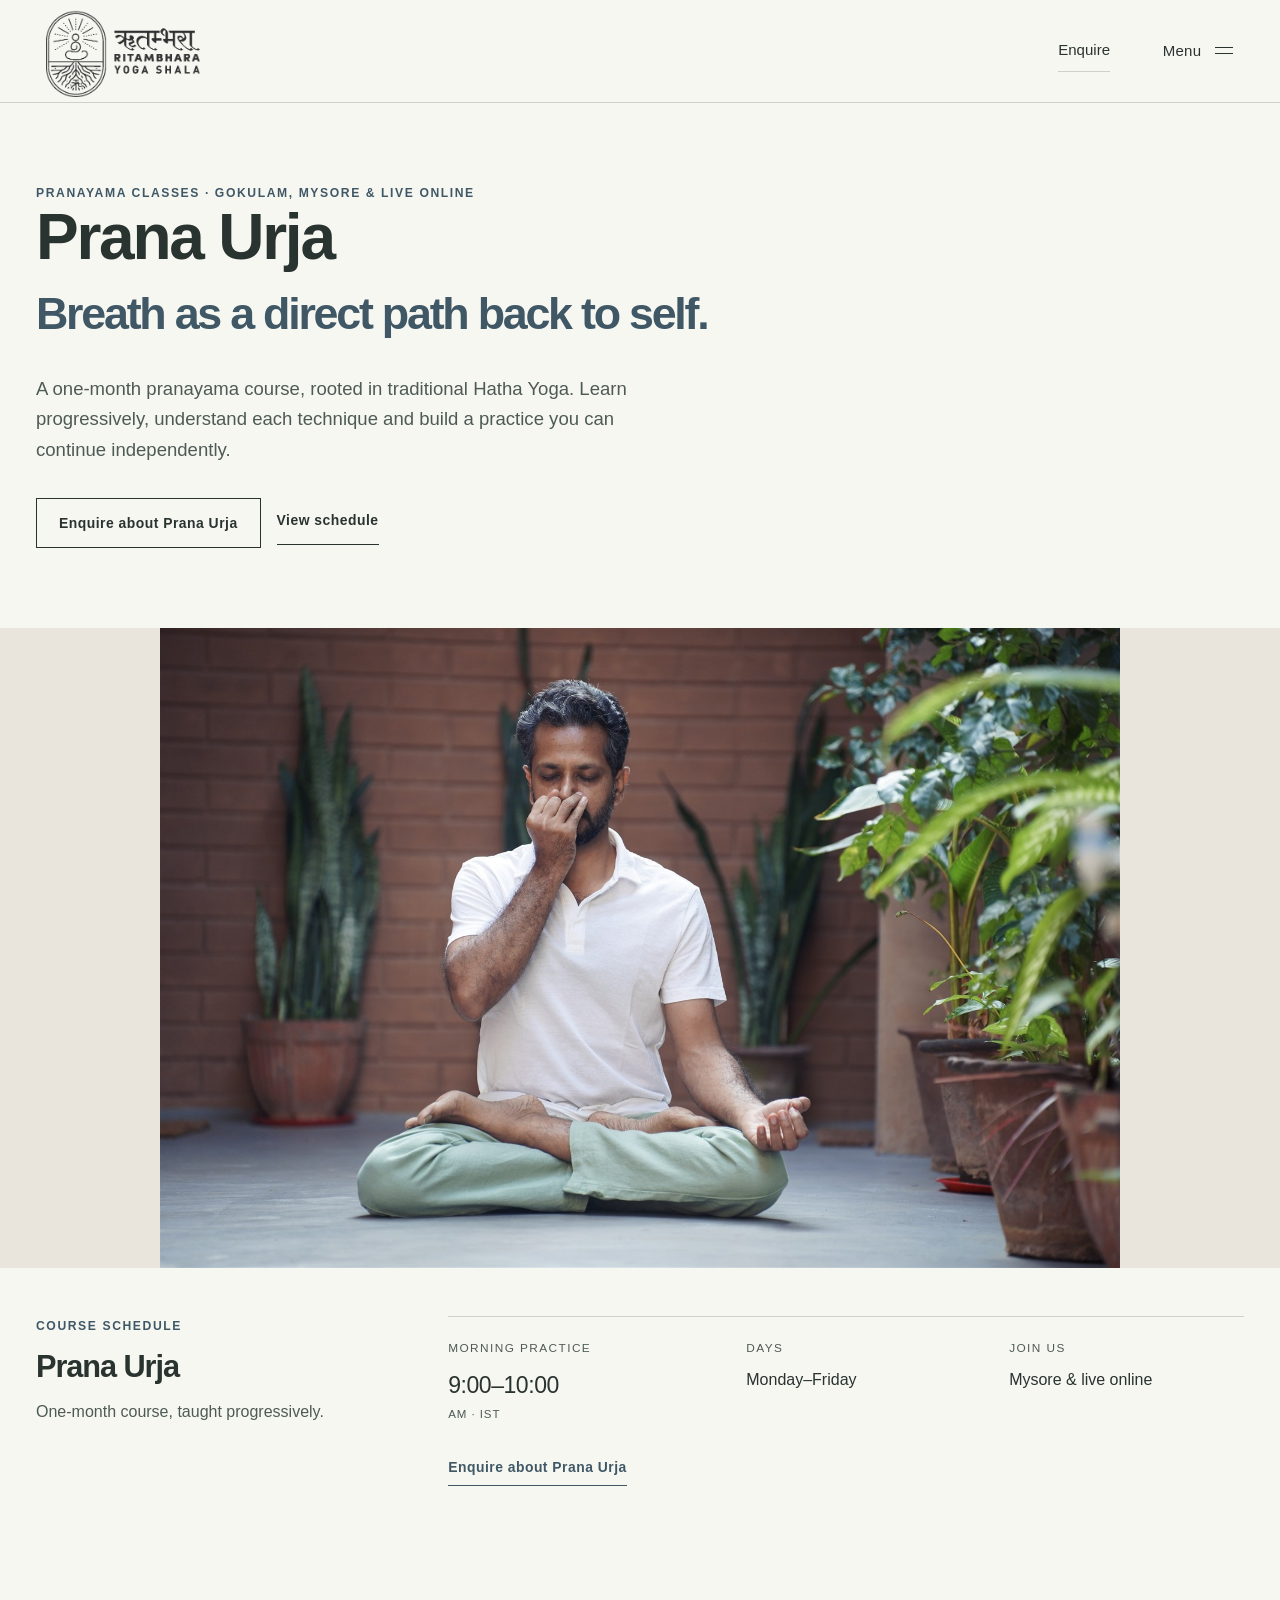
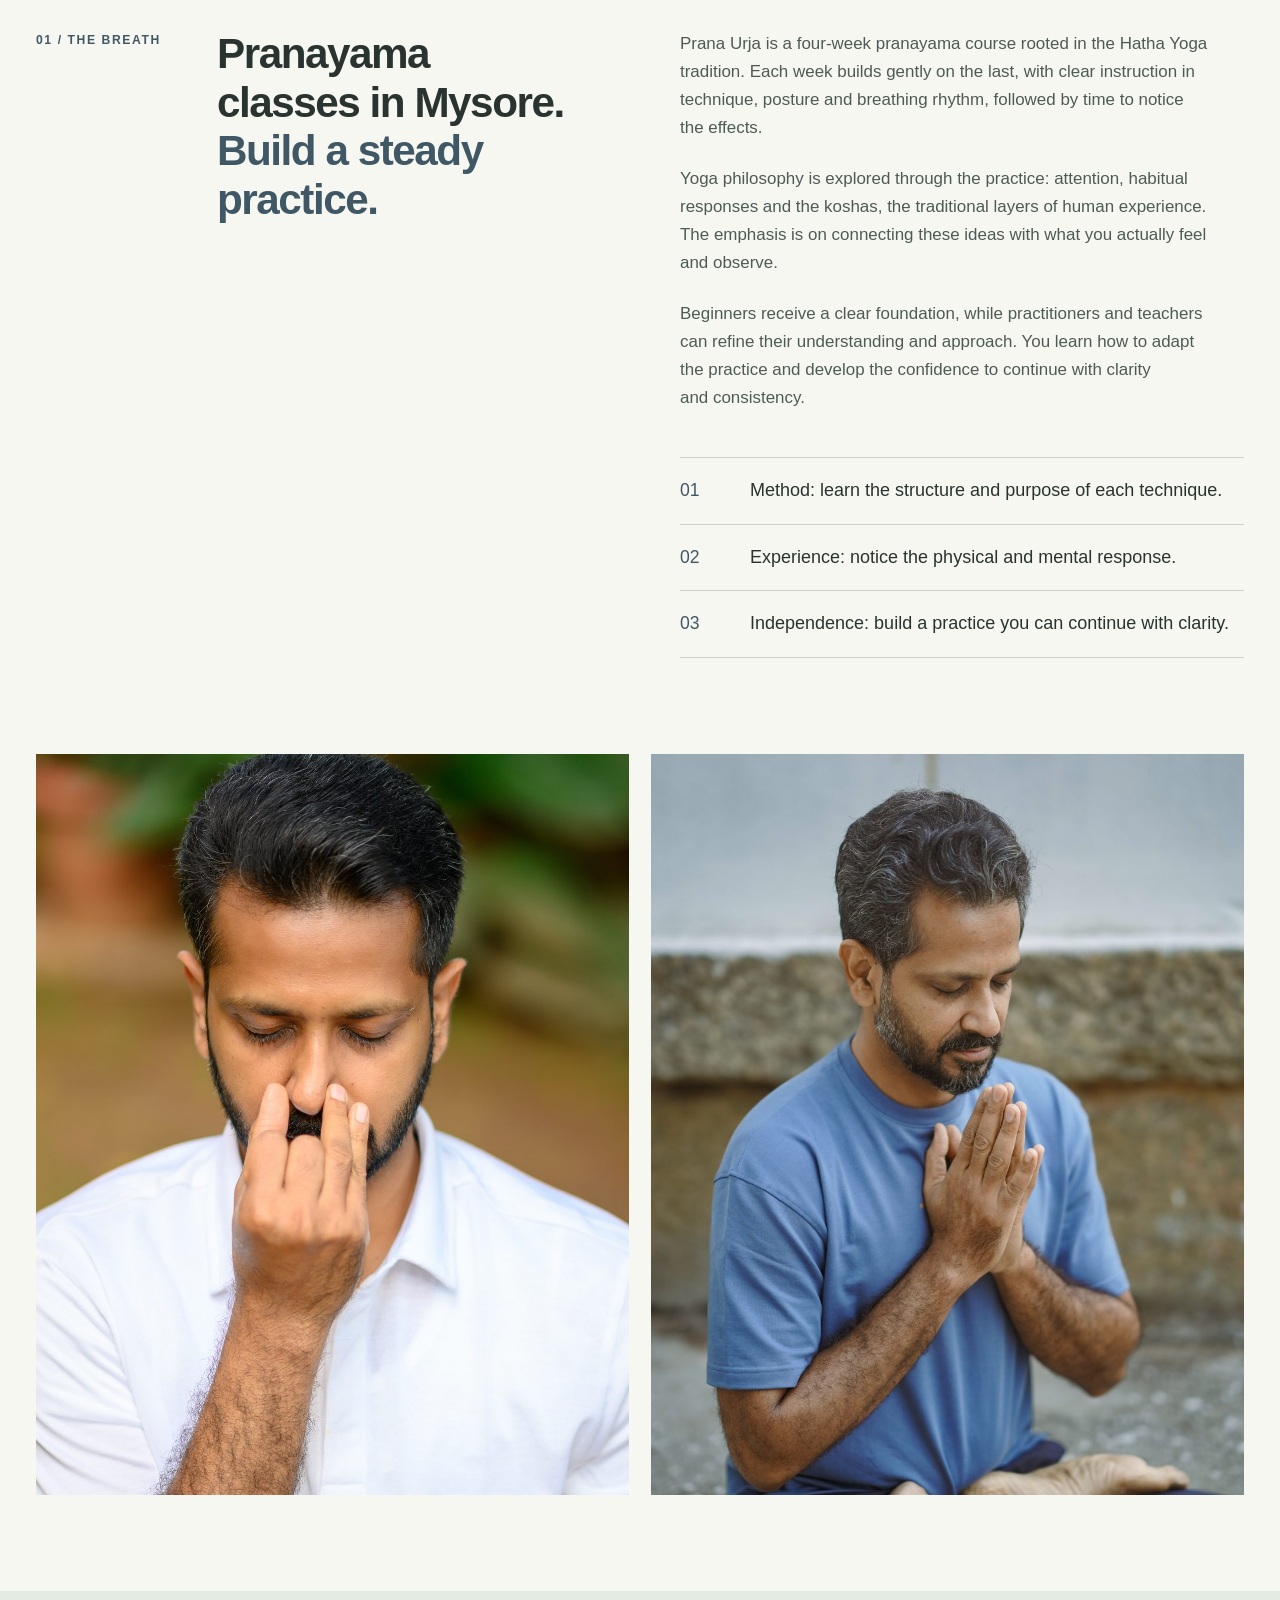
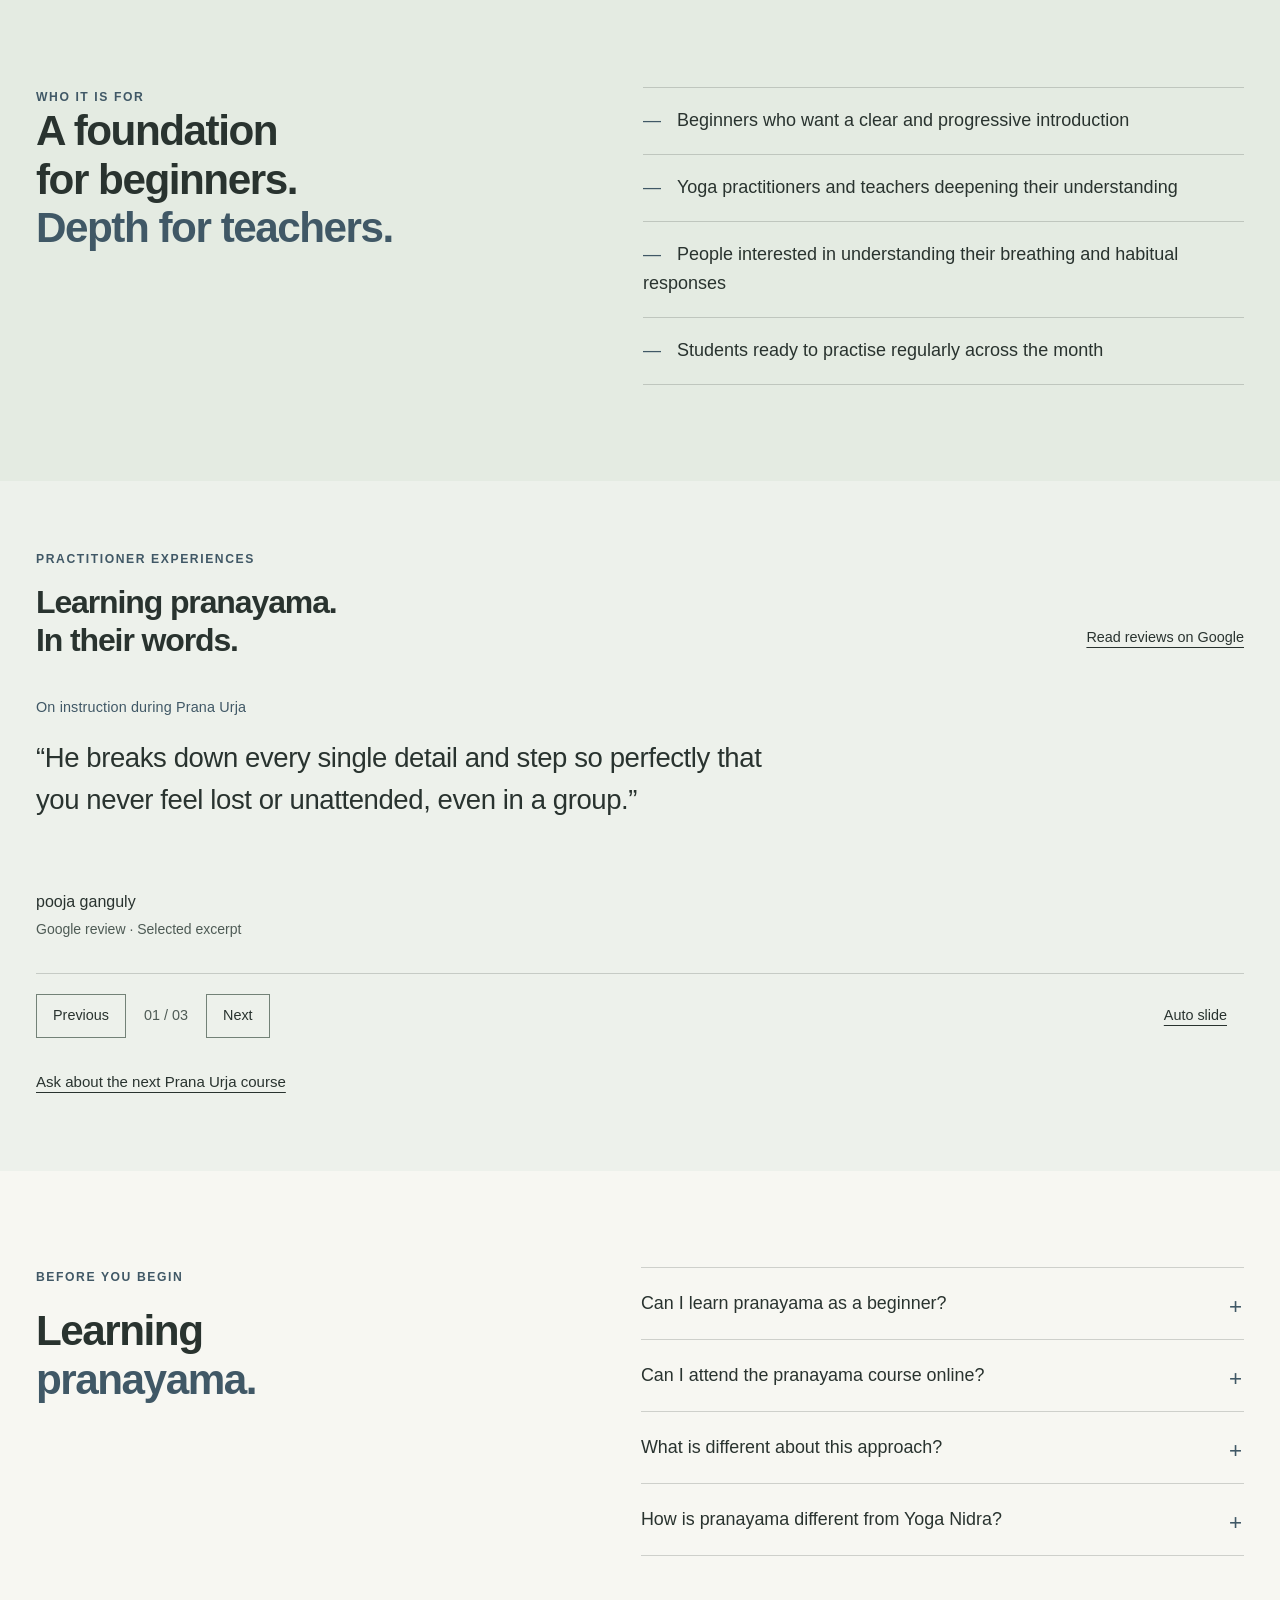
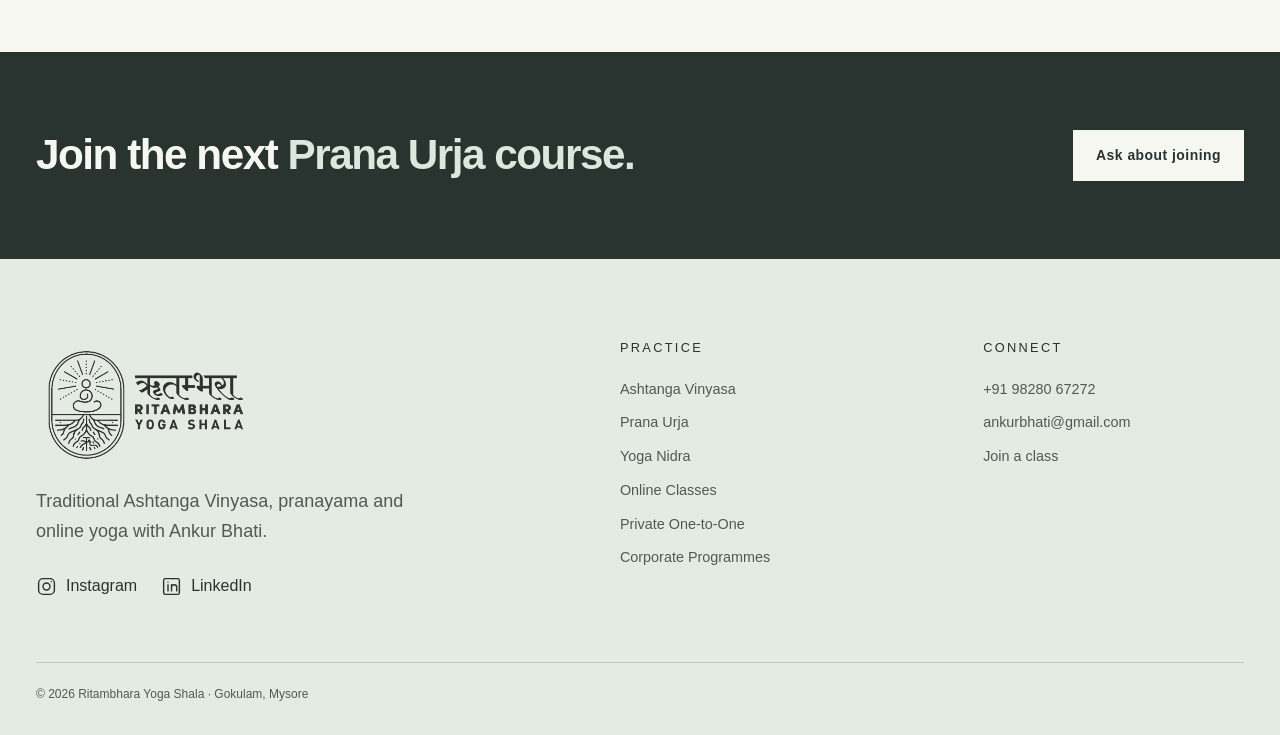
<file: prana-urja.html>
<!doctype html>
<html lang="en">
<head>
  <meta charset="utf-8">
  <meta name="viewport" content="width=device-width,initial-scale=1">
  <meta name="referrer" content="strict-origin-when-cross-origin">
  <meta http-equiv="Content-Security-Policy" content="default-src 'self'; script-src 'self'; style-src 'self' 'unsafe-inline' https://fonts.googleapis.com; font-src 'self' https://fonts.gstatic.com; img-src 'self' data:; frame-src https://www.google.com https://maps.google.com; form-action https://formsubmit.co; base-uri 'self'; object-src 'none'; upgrade-insecure-requests">
  <title>Pranayama Classes in Mysore &amp; Online | Prana Urja</title>
  <meta name="description" content="Learn pranayama progressively with Ankur Bhati in Gokulam, Mysore or live online. Prana Urja is a one-month course rooted in traditional Hatha Yoga.">
  <link rel="canonical" href="https://ritambharayogashala.com/prana-urja.html">
  <meta property="og:type" content="website">
  <meta property="og:site_name" content="Ritambhara Yoga Shala">
  <meta property="og:title" content="Pranayama Classes in Mysore &amp; Online | Prana Urja">
  <meta property="og:description" content="Learn pranayama progressively with Ankur Bhati in Gokulam, Mysore or live online. Prana Urja is a one-month course rooted in traditional Hatha Yoga.">
  <meta property="og:url" content="https://ritambharayogashala.com/prana-urja.html">
  <meta property="og:image" content="https://ritambharayogashala.com/assets/pranayam.jpg">
  <meta property="og:image:alt" content="Ankur Bhati practising pranayama">
  <meta name="twitter:card" content="summary_large_image">
  <link rel="icon" href="assets/favicon.jpg" type="image/jpeg">
  <link rel="stylesheet" href="styles.css?v=20261120a">
  <link rel="stylesheet" href="refinements.css?v=20261120c">
  <link rel="stylesheet" href="experience.css?v=20261120e">
  <link rel="stylesheet" href="social.css?v=20261120a">
</head>
<body>
  <a class="skip-link" href="#main">Skip to content</a>
  <header class="site-header">
    <div class="header-inner">
      <a class="brand" href="index.html" aria-label="Ritambhara Yoga Shala home"><img src="assets/logo-horizontal.png" alt="Ritambhara Yoga Shala"></a>
      <div class="header-actions"><a class="header-enquiry" href="register.html">Enquire</a><button class="nav-toggle" type="button" aria-expanded="false" aria-controls="site-nav"><span class="menu-label">Menu</span><span class="menu-mark" aria-hidden="true"><i></i><i></i></span></button></div>
      <div class="nav-backdrop" aria-hidden="true" hidden></div>
      <nav class="site-nav" id="site-nav" aria-label="Main navigation" hidden>
        <div class="nav-panel-heading"><span>Ritambhara Yoga Shala</span><span>Mysore &amp; online</span></div>
        <div class="nav-group"><p class="nav-group-label">Explore</p><a href="index.html">Home</a>
<a href="ashtanga-vinyasa.html">Mysore-style Ashtanga</a>
<a href="prana-urja.html" aria-current="page">Prana Urja · Pranayama</a>
<a href="online-classes.html">Online yoga</a>
<a href="yoga-nidra.html">Yoga Nidra</a>
<a href="private-classes.html">Private one-to-one</a>
<a href="corporate-yoga.html">Corporate Wellness</a></div>
        <div class="nav-secondary"><a href="index.html#teacher-title">Meet Ankur</a><a href="index.html#contact">Contact &amp; location</a><a class="nav-register" href="register.html">Ask about a class</a></div>
        <div class="nav-contact"><a href="tel:+919828067272">+91 98280 67272</a><span>Personal guidance. A considered practice.</span><div class="social-links"><a href="https://www.instagram.com/ankurbhati/" target="_blank" rel="noopener noreferrer" aria-label="Ankur Bhati on Instagram (opens in a new tab)"><svg viewBox="0 0 24 24" aria-hidden="true" focusable="false" fill="none" stroke="currentColor" stroke-width="1.6" stroke-linecap="round" stroke-linejoin="round"><rect x="3" y="3" width="18" height="18" rx="5"></rect><circle cx="12" cy="12" r="4"></circle><circle cx="17.5" cy="6.5" r=".8" fill="currentColor" stroke="none"></circle></svg><span>Instagram</span></a><a href="https://www.linkedin.com/in/ankurbhati/" target="_blank" rel="noopener noreferrer" aria-label="Ankur Bhati on LinkedIn (opens in a new tab)"><svg viewBox="0 0 24 24" aria-hidden="true" focusable="false" fill="none" stroke="currentColor" stroke-width="1.6" stroke-linecap="round" stroke-linejoin="round"><rect x="3" y="3" width="18" height="18" rx="2"></rect><path d="M8 10v7M8 7v.01M12 17v-7m0 3a3 3 0 0 1 6 0v4"></path></svg><span>LinkedIn</span></a></div></div>
      </nav>
    </div>
  </header>

  <main id="main">
    <section class="class-hero prana-hero">
      <div class="class-hero-copy">
        <p class="eyebrow">Pranayama classes · Gokulam, Mysore &amp; live online</p>
        <h1>Prana Urja <em>Breath as a direct path back to self.</em></h1>
        <p class="lead">A one-month pranayama course, rooted in traditional Hatha Yoga. Learn progressively, understand each technique and build a practice you can continue independently.</p>
        <div class="hero-actions"><a class="button button-light" href="register.html?class=prana-urja">Enquire about Prana Urja</a><a class="text-link" href="#class-schedule">View schedule</a></div>
      </div>
      <figure class="class-hero-media">
        <img src="assets/pranayam.jpg" width="2200" height="1467" alt="Ankur Bhati practising alternate nostril breathing in the courtyard" fetchpriority="high">
      </figure>
    </section>

    <aside class="schedule-rail" aria-label="Prana Urja class schedule" id="class-schedule">
      <div class="schedule-inner">
        <div class="schedule-heading"><p class="eyebrow">Course schedule</p><h2>Prana Urja</h2><p>One-month course, taught progressively.</p></div>
        <div class="schedule-content"><dl class="schedule-details">
          <div class="schedule-time"><dt>Morning practice</dt><dd>9:00–10:00<span>AM · IST</span></dd></div>
          <div><dt>Days</dt><dd>Monday–Friday</dd></div>
          <div><dt>Join us</dt><dd>Mysore &amp; live online</dd></div>
        </dl><a class="text-link" href="register.html?class=prana-urja">Enquire about Prana Urja </a></div>
      </div>
    </aside>

    <section class="section story-section" aria-labelledby="prana-story-title">
      <p class="section-index">01 / The breath</p>
      <h2 id="prana-story-title">Pranayama classes in Mysore.<br><em>Build a steady practice.</em></h2>
      <div class="story-copy">
        <p>Prana Urja is a four-week pranayama course rooted in the Hatha Yoga tradition. Each week builds gently on the last, with clear instruction in technique, posture and breathing rhythm, followed by time to notice the effects.</p>
        <p>Yoga philosophy is explored through the practice: attention, habitual responses and the koshas, the traditional layers of human experience. The emphasis is on connecting these ideas with what you actually feel and observe.</p>
        <p>Beginners receive a clear foundation, while practitioners and teachers can refine their understanding and approach. You learn how to adapt the practice and develop the confidence to continue with clarity and consistency.</p>
        <ul class="practice-principles">
          <li><span>01</span><strong>Method: learn the structure and purpose of each technique.</strong></li>
          <li><span>02</span><strong>Experience: notice the physical and mental response.</strong></li>
          <li><span>03</span><strong>Independence: build a practice you can continue with clarity.</strong></li>
        </ul>
      </div>
    </section>


    <div class="photo-pair prana-photo-pair" aria-label="Pranayama practice photographs">
      <figure><img src="assets/breath-close.jpg" width="2200" height="1467" alt="Close portrait of Ankur Bhati practising alternate nostril breathing" loading="lazy"></figure>
      <figure><img class="namaskar-portrait" src="assets/prayer.jpg" width="1067" height="1600" alt="Ankur Bhati seated in blue with hands in Namaskar Mudra" loading="lazy"></figure>
    </div>

    <section class="who-section">
      <div class="section who-inner">
        <div><p class="eyebrow">Who it is for</p><h2>A foundation for beginners.<br><em>Depth for teachers.</em></h2></div>
        <ul class="who-list">
          <li>Beginners who want a clear and progressive introduction</li>
          <li>Yoga practitioners and teachers deepening their understanding</li>
          <li>People interested in understanding their breathing and habitual responses</li>
          <li>Students ready to practise regularly across the month</li>
        </ul>
      </div>
    </section>

    <!-- reviews:pranayama:start --><section class="review-section" data-review-carousel aria-roledescription="carousel" aria-labelledby="pranayama-reviews-title"><div class="section"><div class="review-panel-head"><div><p class="eyebrow">Practitioner experiences</p><h2 id="pranayama-reviews-title">Learning pranayama. In their words.</h2></div><a href="https://www.google.com/maps/place/Ritambhara+Yoga+Shala+Mysore/data=!4m2!3m1!1s0x0:0xc29f479fd79b7db0" target="_blank" rel="noopener noreferrer">Read reviews on Google</a></div><div class="review-track" id="pranayama-review-track" tabindex="0" aria-label="Practitioner reviews; swipe or use the previous and next controls" aria-live="off"><figure class="review-slide" role="group" aria-roledescription="slide" aria-label="1 of 3"><div><p class="review-context">On instruction during Prana Urja</p><blockquote><p>“He breaks down every single detail and step so perfectly that you never feel lost or unattended, even in a group.”</p></blockquote></div><figcaption>pooja ganguly<span>Google review · Selected excerpt</span></figcaption></figure><figure class="review-slide" role="group" aria-roledescription="slide" aria-label="2 of 3"><div><p class="review-context">On applying pranayama beyond the class</p><blockquote><p>“He has a really good way of explaining how to engage with pranayama on the mat and how to integrate it into your everyday life.”</p></blockquote></div><figcaption>Jaimee Leicester<span>Google review · Selected excerpt</span></figcaption></figure><figure class="review-slide" role="group" aria-roledescription="slide" aria-label="3 of 3"><div><p class="review-context">On taking a first pranayama course</p><blockquote><p>“I recently took Pranayama course from Mr. Ankur Bhati. It was a very well structured course.”</p></blockquote></div><figcaption>Bhagyalakshmi A<span>Google review · Selected excerpt</span></figcaption></figure></div><div class="review-controls" hidden><button class="review-previous" type="button" aria-label="Previous testimonial" aria-controls="pranayama-review-track">Previous</button><span class="review-position">01 / 03</span><button class="review-next" type="button" aria-label="Next testimonial" aria-controls="pranayama-review-track">Next</button><button class="review-play" type="button" aria-controls="pranayama-review-track" aria-pressed="false">Auto slide</button></div><a class="review-next-step" href="register.html?class=prana-urja">Ask about the next Prana Urja course</a></div></section><!-- reviews:pranayama:end -->
    <section class="section first-visit" aria-labelledby="prana-faq"><div><p class="eyebrow">Before you begin</p><h2 id="prana-faq">Learning<br><em>pranayama.</em></h2></div><div class="first-visit-questions"><details><summary>Can I learn pranayama as a beginner?</summary><p>Yes. Prana Urja introduces techniques progressively, with clear explanations and time to observe your response. You do not need previous pranayama experience.</p></details><details><summary>Can I attend the pranayama course online?</summary><p>Yes. The one-month course is offered in Mysore and live online, Monday to Friday, 9:00–10:00 AM IST. Confirm the next start date, availability and fees with Ankur before enrolling.</p></details><details><summary>What is different about this approach?</summary><p>The emphasis is on understanding each technique through practice, with calm guidance and personal attention. Each week builds gently on the last so you can develop a steady practice to continue independently.</p></details><details><summary>How is pranayama different from Yoga Nidra?</summary><p>Pranayama works with breathing technique, rhythm and attention. Yoga Nidra is a guided rest and awareness practice, usually experienced lying down.</p><a class="text-link" href="yoga-nidra.html">Explore Yoga Nidra in Mysore</a></details></div></section>
    <section class="register-band">
      <div class="page-shell register-band-inner">
        <h2>Join the next <em>Prana Urja course.</em></h2>
        <a class="button" href="register.html?class=prana-urja">Ask about joining</a>
      </div>
    </section>
  </main>

  <footer class="site-footer">
    <div class="footer-inner">
      <div class="footer-intro"><img class="footer-brand" src="assets/logo-horizontal.png" alt="Ritambhara Yoga Shala"><p>Traditional Ashtanga Vinyasa, pranayama and online yoga with Ankur Bhati.</p><div class="social-links"><a href="https://www.instagram.com/ankurbhati/" target="_blank" rel="noopener noreferrer" aria-label="Ankur Bhati on Instagram (opens in a new tab)"><svg viewBox="0 0 24 24" aria-hidden="true" focusable="false" fill="none" stroke="currentColor" stroke-width="1.6" stroke-linecap="round" stroke-linejoin="round"><rect x="3" y="3" width="18" height="18" rx="5"></rect><circle cx="12" cy="12" r="4"></circle><circle cx="17.5" cy="6.5" r=".8" fill="currentColor" stroke="none"></circle></svg><span>Instagram</span></a><a href="https://www.linkedin.com/in/ankurbhati/" target="_blank" rel="noopener noreferrer" aria-label="Ankur Bhati on LinkedIn (opens in a new tab)"><svg viewBox="0 0 24 24" aria-hidden="true" focusable="false" fill="none" stroke="currentColor" stroke-width="1.6" stroke-linecap="round" stroke-linejoin="round"><rect x="3" y="3" width="18" height="18" rx="2"></rect><path d="M8 10v7M8 7v.01M12 17v-7m0 3a3 3 0 0 1 6 0v4"></path></svg><span>LinkedIn</span></a></div></div>
      <div class="footer-links"><strong>Practice</strong><a href="ashtanga-vinyasa.html">Ashtanga Vinyasa</a><a href="prana-urja.html">Prana Urja</a><a href="yoga-nidra.html">Yoga Nidra</a><a href="online-classes.html">Online Classes</a><a href="private-classes.html">Private One-to-One</a><a href="corporate-yoga.html">Corporate Programmes</a></div>
      <div class="footer-links"><strong>Connect</strong><a href="tel:+919828067272">+91 98280 67272</a><a href="mailto:ankurbhati@gmail.com">ankurbhati@gmail.com</a><a href="register.html">Join a class</a></div>
    </div>
    <p class="copyright">© 2026 Ritambhara Yoga Shala · Gokulam, Mysore</p>
  </footer>
  <script src="site.js?v=20261120b"></script>
  <script src="experience.js?v=20261120e"></script>
</body>
</html>
</file>
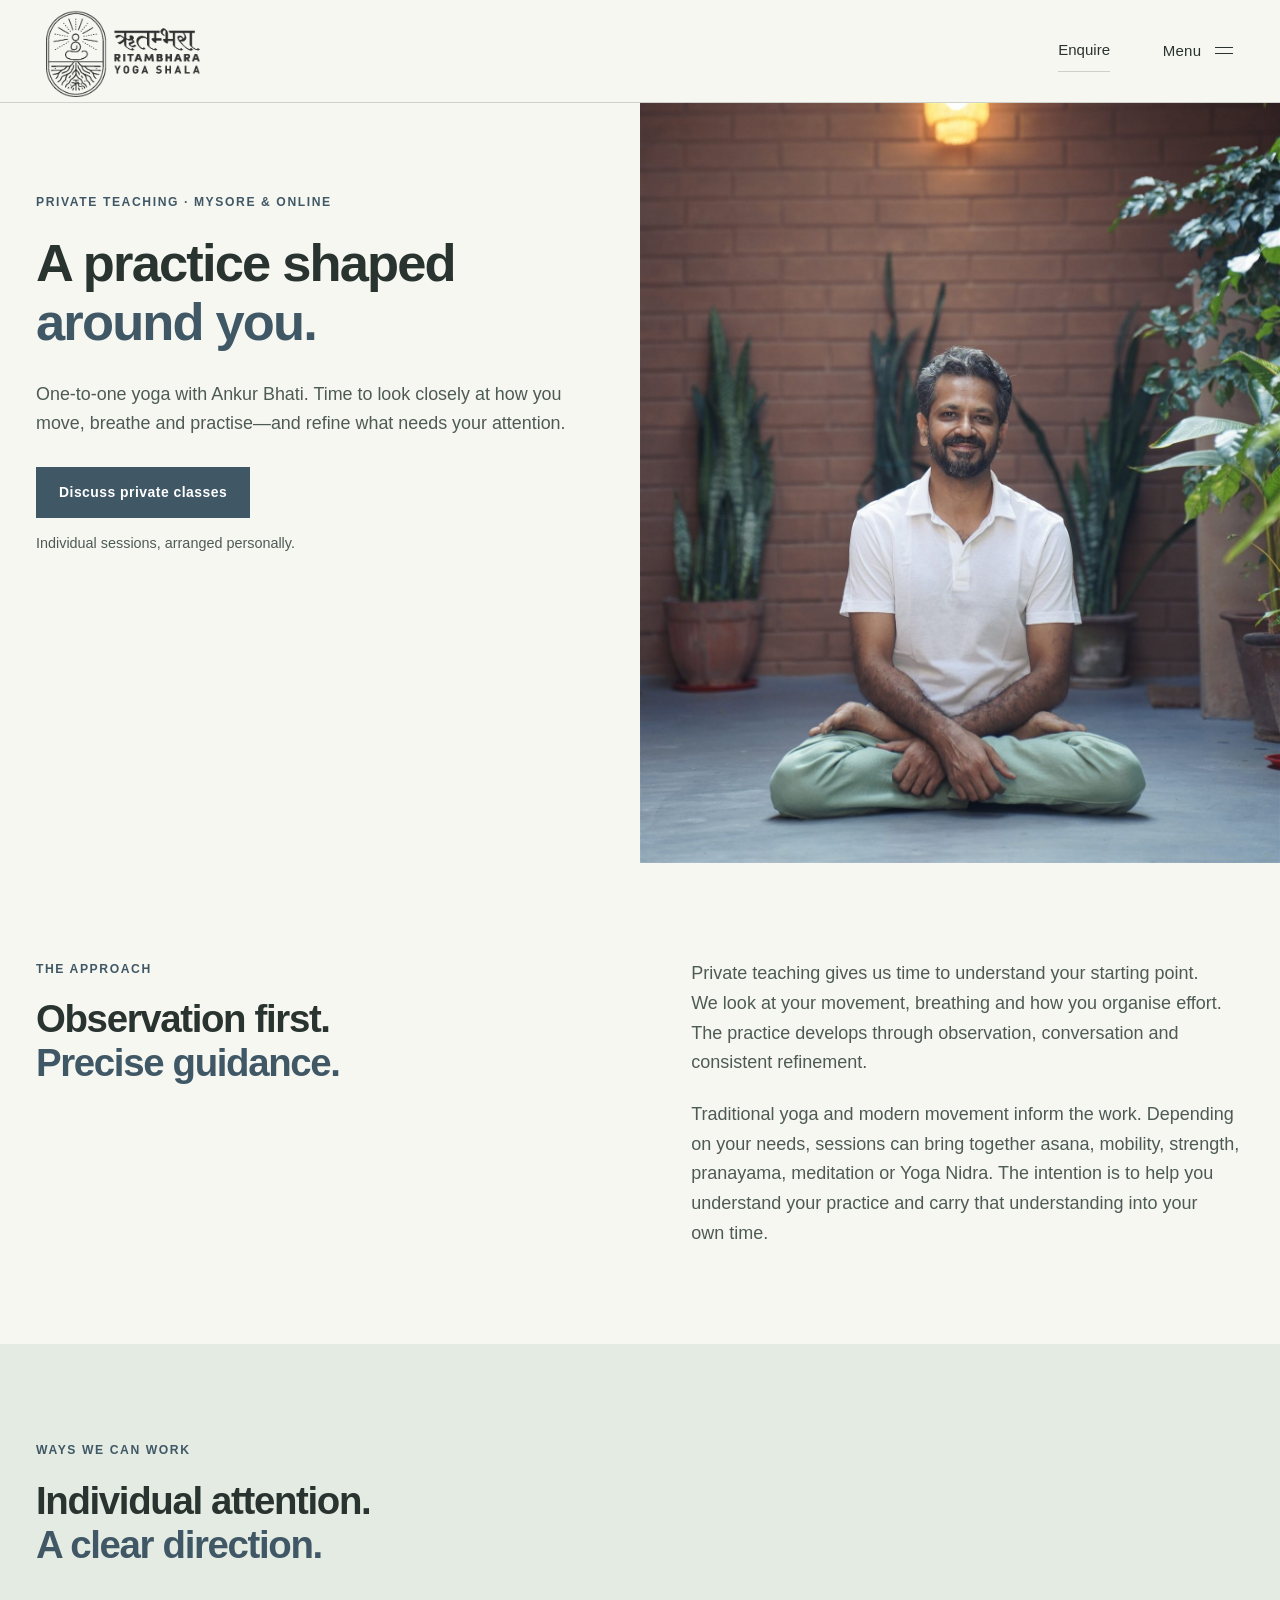
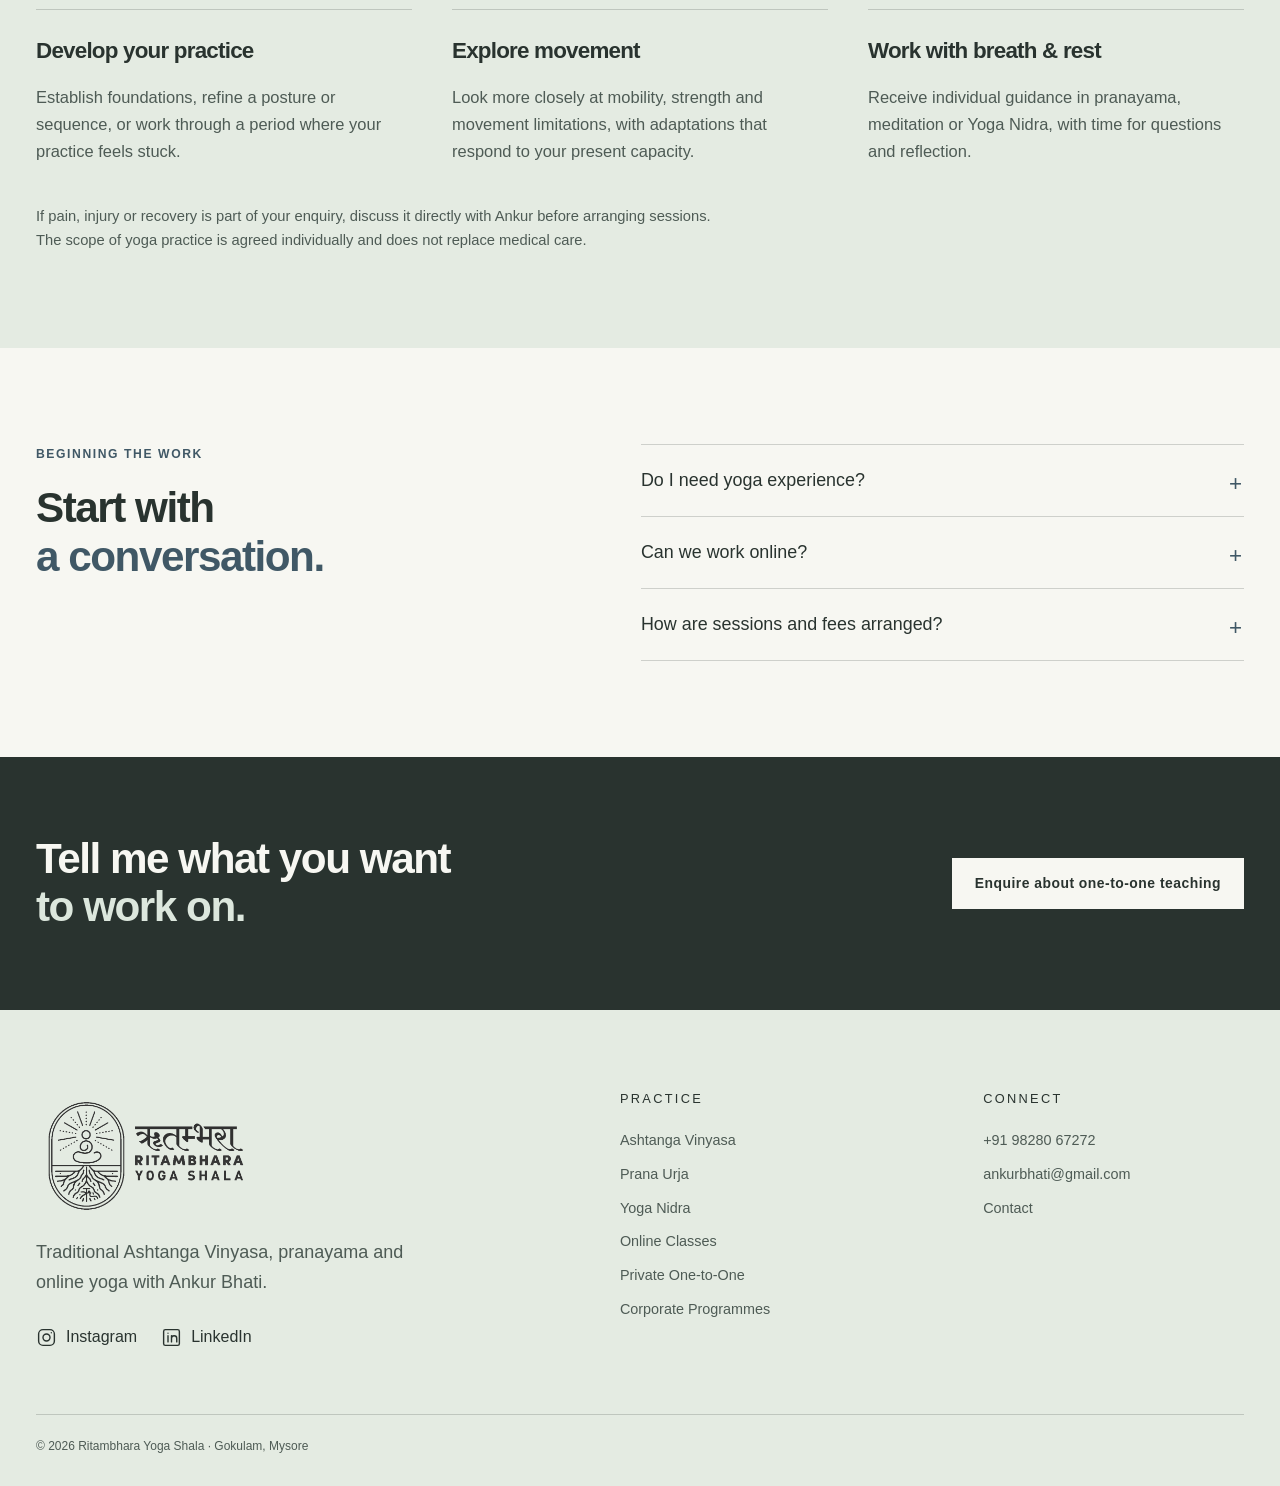
<file: private-classes.html>
<!doctype html>
<html lang="en">
<head>
  <meta charset="utf-8">
  <meta name="viewport" content="width=device-width,initial-scale=1">
  <meta name="referrer" content="strict-origin-when-cross-origin">
  <meta http-equiv="Content-Security-Policy" content="default-src 'self'; script-src 'self'; style-src 'self' 'unsafe-inline' https://fonts.googleapis.com; font-src 'self' https://fonts.gstatic.com; img-src 'self' data:; frame-src https://www.google.com https://maps.google.com; form-action https://formsubmit.co; base-uri 'self'; object-src 'none'; upgrade-insecure-requests">
  <title>Private One-to-One Yoga in Mysore & Online | Ritambhara Yoga Shala</title>
  <meta name="description" content="Individual yoga teaching with Ankur Bhati. Refine your practice through traditional yoga, modern movement, pranayama and attentive one-to-one guidance.">
  <link rel="icon" href="assets/favicon.jpg" type="image/jpeg">
  <link rel="stylesheet" href="styles.css?v=20261120a">
  <link rel="stylesheet" href="refinements.css?v=20261120c">
  <link rel="stylesheet" href="experience.css?v=20261120e">
<link rel="canonical" href="https://ritambharayogashala.com/private-classes.html"><meta property="og:type" content="website"><meta property="og:title" content="Private One-to-One Yoga in Mysore & Online | Ritambhara Yoga Shala"><meta property="og:description" content="Individual yoga teaching with Ankur Bhati. Refine your practice through traditional yoga, modern movement, pranayama and attentive one-to-one guidance."><meta property="og:url" content="https://ritambharayogashala.com/private-classes.html"><meta property="og:image" content="https://ritambharayogashala.com/assets/teacher-portrait.jpg">
  <link rel="stylesheet" href="social.css?v=20261120a">
</head>
<body>
  <a class="skip-link" href="#main">Skip to content</a>
  <header class="site-header">
    <div class="header-inner">
      <a class="brand" href="index.html" aria-label="Ritambhara Yoga Shala home"><img src="assets/logo-horizontal.png" alt="Ritambhara Yoga Shala"></a>
      <div class="header-actions"><a class="header-enquiry" href="register.html">Enquire</a><button class="nav-toggle" type="button" aria-expanded="false" aria-controls="site-nav"><span class="menu-label">Menu</span><span class="menu-mark" aria-hidden="true"><i></i><i></i></span></button></div>
      <div class="nav-backdrop" aria-hidden="true" hidden></div>
      <nav class="site-nav" id="site-nav" aria-label="Main navigation" hidden>
        <div class="nav-panel-heading"><span>Ritambhara Yoga Shala</span><span>Mysore &amp; online</span></div>
        <div class="nav-group"><p class="nav-group-label">Explore</p><a href="index.html">Home</a>
<a href="ashtanga-vinyasa.html">Mysore-style Ashtanga</a>
<a href="prana-urja.html">Prana Urja · Pranayama</a>
<a href="online-classes.html">Online yoga</a>
<a href="yoga-nidra.html">Yoga Nidra</a>
<a href="private-classes.html" aria-current="page">Private one-to-one</a>
<a href="corporate-yoga.html">Corporate Wellness</a></div>
        <div class="nav-secondary"><a href="index.html#teacher-title">Meet Ankur</a><a href="index.html#contact">Contact &amp; location</a><a class="nav-register" href="register.html">Ask about a class</a></div>
        <div class="nav-contact"><a href="tel:+919828067272">+91 98280 67272</a><span>Personal guidance. A considered practice.</span><div class="social-links"><a href="https://www.instagram.com/ankurbhati/" target="_blank" rel="noopener noreferrer" aria-label="Ankur Bhati on Instagram (opens in a new tab)"><svg viewBox="0 0 24 24" aria-hidden="true" focusable="false" fill="none" stroke="currentColor" stroke-width="1.6" stroke-linecap="round" stroke-linejoin="round"><rect x="3" y="3" width="18" height="18" rx="5"></rect><circle cx="12" cy="12" r="4"></circle><circle cx="17.5" cy="6.5" r=".8" fill="currentColor" stroke="none"></circle></svg><span>Instagram</span></a><a href="https://www.linkedin.com/in/ankurbhati/" target="_blank" rel="noopener noreferrer" aria-label="Ankur Bhati on LinkedIn (opens in a new tab)"><svg viewBox="0 0 24 24" aria-hidden="true" focusable="false" fill="none" stroke="currentColor" stroke-width="1.6" stroke-linecap="round" stroke-linejoin="round"><rect x="3" y="3" width="18" height="18" rx="2"></rect><path d="M8 10v7M8 7v.01M12 17v-7m0 3a3 3 0 0 1 6 0v4"></path></svg><span>LinkedIn</span></a></div></div>
      </nav>
    </div>
  </header>
  <main id="main">
    <section class="service-hero private-hero" aria-labelledby="private-title">
      <div class="service-hero-copy"><p class="eyebrow">Private teaching · Mysore &amp; online</p><h1 id="private-title">A practice shaped<br><em>around you.</em></h1><p class="lead">One-to-one yoga with Ankur Bhati. Time to look closely at how you move, breathe and practise—and refine what needs your attention.</p><a class="button" href="register.html?class=private">Discuss private classes</a><p class="service-note">Individual sessions, arranged personally.</p></div>
      <figure><img src="assets/teacher-portrait.jpg" width="2200" height="1467" alt="Ankur Bhati seated in the shala courtyard" fetchpriority="high"></figure>
    </section>
    <section class="section service-intro" aria-labelledby="private-approach"><div><p class="eyebrow">The approach</p><h2 id="private-approach">Observation first.<br><em>Precise guidance.</em></h2></div><div><p>Private teaching gives us time to understand your starting point. We look at your movement, breathing and how you organise effort. The practice develops through observation, conversation and consistent refinement.</p><p>Traditional yoga and modern movement inform the work. Depending on your needs, sessions can bring together asana, mobility, strength, pranayama, meditation or Yoga Nidra. The intention is to help you understand your practice and carry that understanding into your own time.</p></div></section>

    <section class="service-options"><div class="section"><div class="service-section-head"><p class="eyebrow">Ways we can work</p><h2>Individual attention.<br><em>A clear direction.</em></h2></div><div class="service-option-grid">
      <article><h3>Develop your practice</h3><p>Establish foundations, refine a posture or sequence, or work through a period where your practice feels stuck.</p></article>
      <article><h3>Explore movement</h3><p>Look more closely at mobility, strength and movement limitations, with adaptations that respond to your present capacity.</p></article>
      <article><h3>Work with breath &amp; rest</h3><p>Receive individual guidance in pranayama, meditation or Yoga Nidra, with time for questions and reflection.</p></article>
    </div><p class="service-footnote">If pain, injury or recovery is part of your enquiry, discuss it directly with Ankur before arranging sessions. The scope of yoga practice is agreed individually and does not replace medical care.</p></div></section>
    <!-- reviews:private:start --><!-- reviews:private:end -->
    <section class="section first-visit" aria-labelledby="private-begin"><div><p class="eyebrow">Beginning the work</p><h2 id="private-begin">Start with<br><em>a conversation.</em></h2></div><div class="first-visit-questions"><details><summary>Do I need yoga experience?</summary><p>No. Private sessions can establish a foundation or refine an existing practice. Your experience and goals guide the starting point.</p></details><details><summary>Can we work online?</summary><p>Yes. Enquire about private teaching in Mysore or live online. We will discuss the practical setup and which format suits the work.</p></details><details><summary>How are sessions and fees arranged?</summary><p>Share what you would like to work on, your preferred format and availability. Ankur will reply with the proposed approach, session arrangements and fees before you commit.</p></details></div></section>
    <section class="register-band"><div class="page-shell register-band-inner"><h2>Tell me what you want<br><em>to work on.</em></h2><a class="button" href="register.html?class=private">Enquire about one-to-one teaching</a></div></section>
  </main>
  <footer class="site-footer">
    <div class="footer-inner">
      <div class="footer-intro"><img class="footer-brand" src="assets/logo-horizontal.png" alt="Ritambhara Yoga Shala"><p>Traditional Ashtanga Vinyasa, pranayama and online yoga with Ankur Bhati.</p><div class="social-links"><a href="https://www.instagram.com/ankurbhati/" target="_blank" rel="noopener noreferrer" aria-label="Ankur Bhati on Instagram (opens in a new tab)"><svg viewBox="0 0 24 24" aria-hidden="true" focusable="false" fill="none" stroke="currentColor" stroke-width="1.6" stroke-linecap="round" stroke-linejoin="round"><rect x="3" y="3" width="18" height="18" rx="5"></rect><circle cx="12" cy="12" r="4"></circle><circle cx="17.5" cy="6.5" r=".8" fill="currentColor" stroke="none"></circle></svg><span>Instagram</span></a><a href="https://www.linkedin.com/in/ankurbhati/" target="_blank" rel="noopener noreferrer" aria-label="Ankur Bhati on LinkedIn (opens in a new tab)"><svg viewBox="0 0 24 24" aria-hidden="true" focusable="false" fill="none" stroke="currentColor" stroke-width="1.6" stroke-linecap="round" stroke-linejoin="round"><rect x="3" y="3" width="18" height="18" rx="2"></rect><path d="M8 10v7M8 7v.01M12 17v-7m0 3a3 3 0 0 1 6 0v4"></path></svg><span>LinkedIn</span></a></div></div>
      <div class="footer-links"><strong>Practice</strong><a href="ashtanga-vinyasa.html">Ashtanga Vinyasa</a><a href="prana-urja.html">Prana Urja</a><a href="yoga-nidra.html">Yoga Nidra</a><a href="online-classes.html">Online Classes</a><a href="private-classes.html">Private One-to-One</a><a href="corporate-yoga.html">Corporate Programmes</a></div>
      <div class="footer-links"><strong>Connect</strong><a href="tel:+919828067272">+91 98280 67272</a><a href="mailto:ankurbhati@gmail.com">ankurbhati@gmail.com</a><a href="index.html#contact">Contact</a></div>
    </div>
    <p class="copyright">© 2026 Ritambhara Yoga Shala · Gokulam, Mysore</p>
  </footer>
  <script src="site.js?v=20261120b"></script>
  <script src="experience.js?v=20261120e"></script>
</body>
</html>
</file>
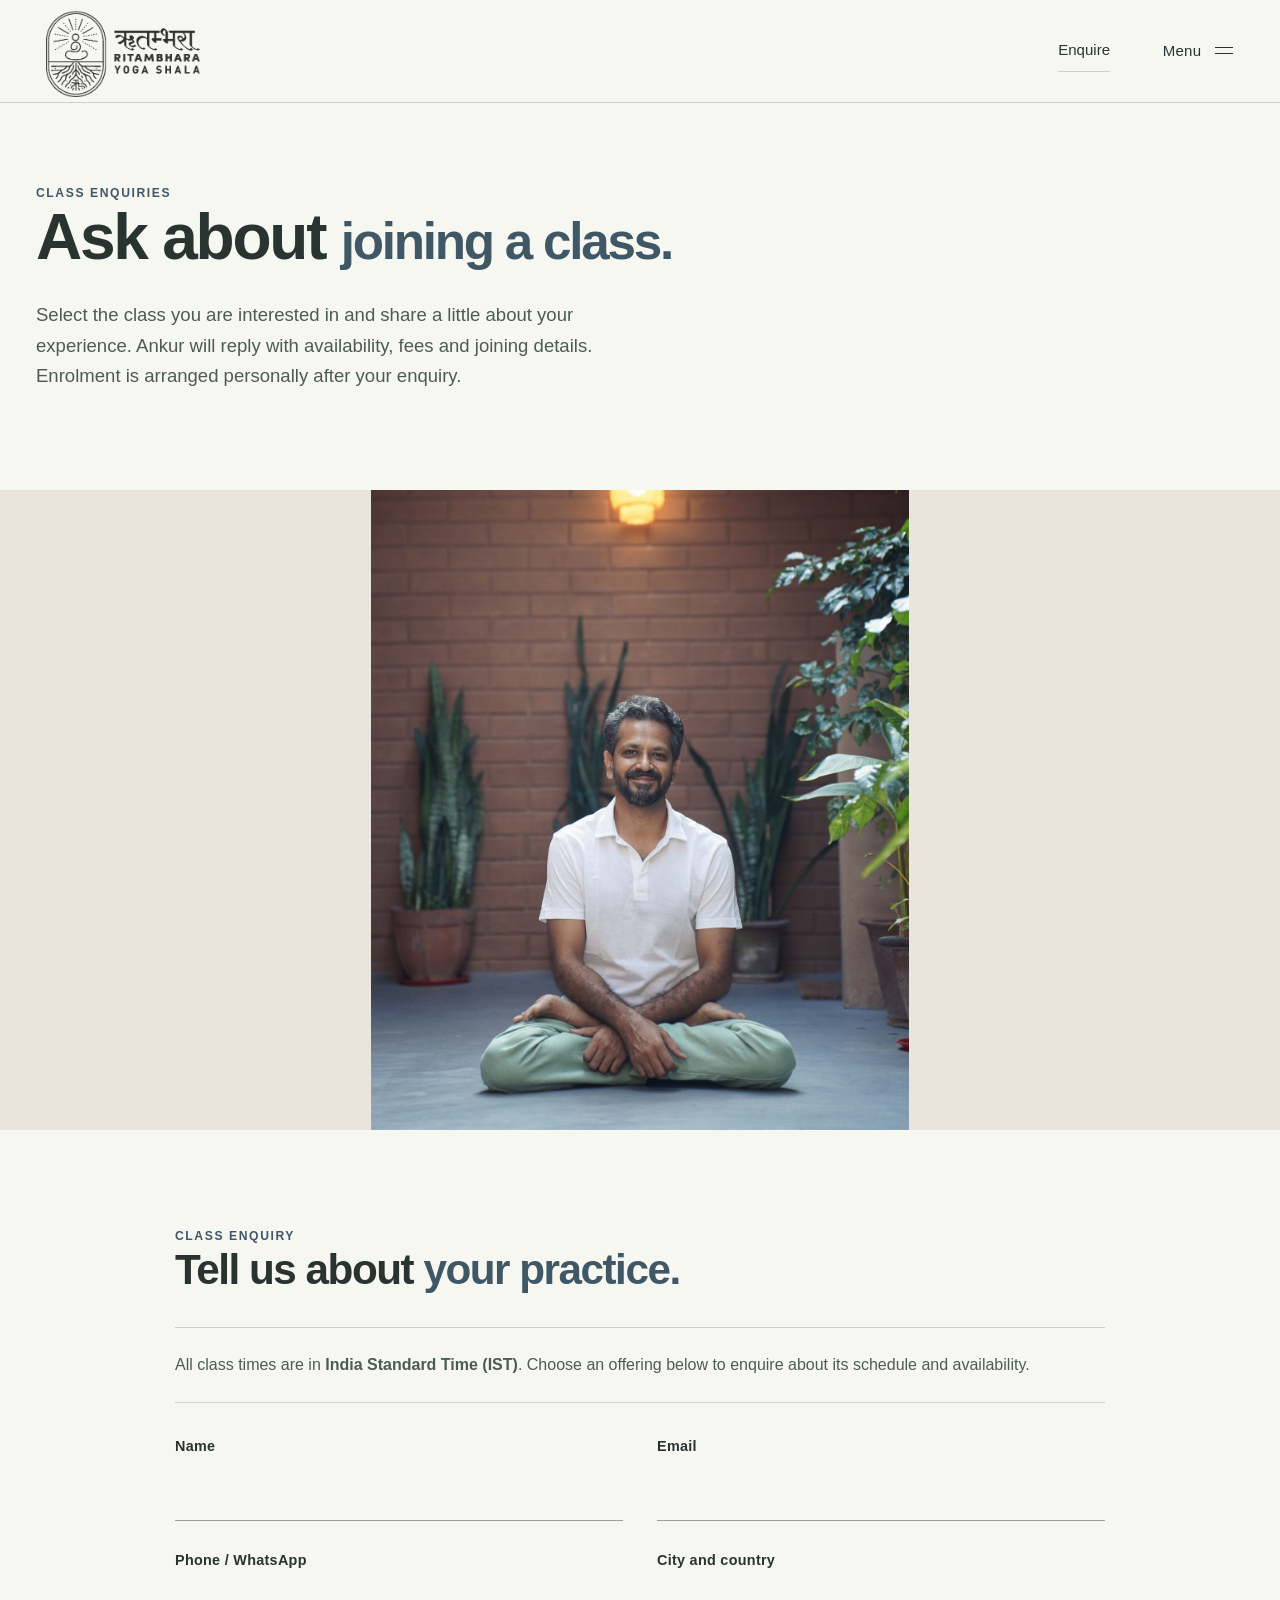
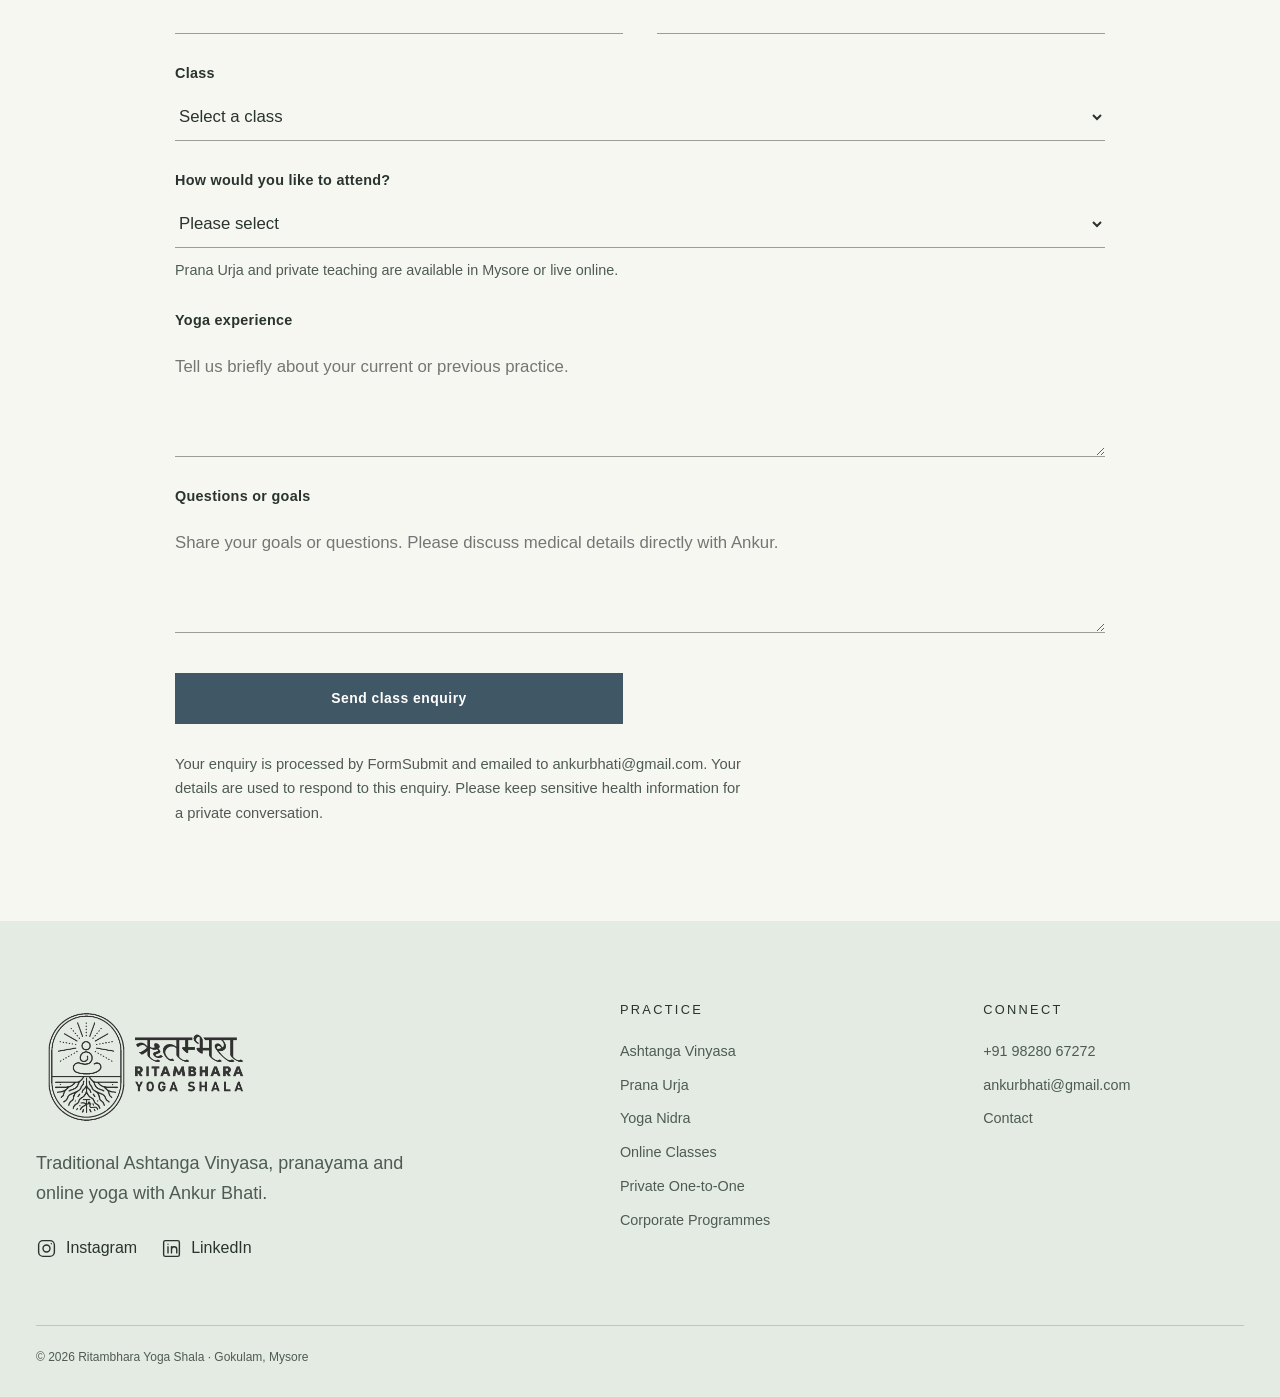
<file: register.html>
<!doctype html>
<html lang="en">
<head>
  <meta charset="utf-8">
  <meta name="viewport" content="width=device-width,initial-scale=1">
  <meta name="referrer" content="strict-origin-when-cross-origin">
  <meta http-equiv="Content-Security-Policy" content="default-src 'self'; script-src 'self'; style-src 'self' 'unsafe-inline' https://fonts.googleapis.com; font-src 'self' https://fonts.gstatic.com; img-src 'self' data:; frame-src https://www.google.com https://maps.google.com; form-action https://formsubmit.co; base-uri 'self'; object-src 'none'; upgrade-insecure-requests">
  <title>Enquire About Yoga Classes | Ritambhara Yoga Shala, Mysore</title>
  <meta name="description" content="Ask Ankur Bhati about Prana Urja pranayama, Yoga Nidra, Mysore-style Ashtanga or live online yoga. Confirm availability, fees and joining details personally.">
  <link rel="canonical" href="https://ritambharayogashala.com/register.html">
  <meta property="og:type" content="website">
  <meta property="og:site_name" content="Ritambhara Yoga Shala">
  <meta property="og:title" content="Enquire About Yoga Classes | Ritambhara Yoga Shala, Mysore">
  <meta property="og:description" content="Ask Ankur Bhati about Prana Urja pranayama, Yoga Nidra, Mysore-style Ashtanga or live online yoga. Confirm availability, fees and joining details personally.">
  <meta property="og:url" content="https://ritambharayogashala.com/register.html">
  <meta property="og:image" content="https://ritambharayogashala.com/assets/pranayam.jpg">
  <meta property="og:image:alt" content="Ankur Bhati practising pranayama">
  <meta name="twitter:card" content="summary_large_image">
  <link rel="icon" href="assets/favicon.jpg" type="image/jpeg">
  <link rel="stylesheet" href="styles.css?v=20261120a">
  <link rel="stylesheet" href="refinements.css?v=20261120c">
  <link rel="stylesheet" href="experience.css?v=20261120e">
  <link rel="stylesheet" href="social.css?v=20261120a">
</head>
<body>
  <a class="skip-link" href="#main">Skip to content</a>
  <header class="site-header">
    <div class="header-inner">
      <a class="brand" href="index.html" aria-label="Ritambhara Yoga Shala home"><img src="assets/logo-horizontal.png" alt="Ritambhara Yoga Shala"></a>
      <div class="header-actions"><a class="header-enquiry" href="register.html">Enquire</a><button class="nav-toggle" type="button" aria-expanded="false" aria-controls="site-nav"><span class="menu-label">Menu</span><span class="menu-mark" aria-hidden="true"><i></i><i></i></span></button></div>
      <div class="nav-backdrop" aria-hidden="true" hidden></div>
      <nav class="site-nav" id="site-nav" aria-label="Main navigation" hidden>
        <div class="nav-panel-heading"><span>Ritambhara Yoga Shala</span><span>Mysore &amp; online</span></div>
        <div class="nav-group"><p class="nav-group-label">Explore</p><a href="index.html">Home</a>
<a href="ashtanga-vinyasa.html">Mysore-style Ashtanga</a>
<a href="prana-urja.html">Prana Urja · Pranayama</a>
<a href="online-classes.html">Online yoga</a>
<a href="yoga-nidra.html">Yoga Nidra</a>
<a href="private-classes.html">Private one-to-one</a>
<a href="corporate-yoga.html">Corporate Wellness</a></div>
        <div class="nav-secondary"><a href="index.html#teacher-title">Meet Ankur</a><a href="index.html#contact">Contact &amp; location</a><a class="nav-register" href="register.html">Ask about a class</a></div>
        <div class="nav-contact"><a href="tel:+919828067272">+91 98280 67272</a><span>Personal guidance. A considered practice.</span><div class="social-links"><a href="https://www.instagram.com/ankurbhati/" target="_blank" rel="noopener noreferrer" aria-label="Ankur Bhati on Instagram (opens in a new tab)"><svg viewBox="0 0 24 24" aria-hidden="true" focusable="false" fill="none" stroke="currentColor" stroke-width="1.6" stroke-linecap="round" stroke-linejoin="round"><rect x="3" y="3" width="18" height="18" rx="5"></rect><circle cx="12" cy="12" r="4"></circle><circle cx="17.5" cy="6.5" r=".8" fill="currentColor" stroke="none"></circle></svg><span>Instagram</span></a><a href="https://www.linkedin.com/in/ankurbhati/" target="_blank" rel="noopener noreferrer" aria-label="Ankur Bhati on LinkedIn (opens in a new tab)"><svg viewBox="0 0 24 24" aria-hidden="true" focusable="false" fill="none" stroke="currentColor" stroke-width="1.6" stroke-linecap="round" stroke-linejoin="round"><rect x="3" y="3" width="18" height="18" rx="2"></rect><path d="M8 10v7M8 7v.01M12 17v-7m0 3a3 3 0 0 1 6 0v4"></path></svg><span>LinkedIn</span></a></div></div>
      </nav>
    </div>
  </header>

  <main id="main">
    <section class="registration-hero">
      <div class="registration-hero-copy">
        <p class="eyebrow">Class enquiries</p>
        <h1>Ask about <em>joining a class.</em></h1>
        <p class="lead">Select the class you are interested in and share a little about your experience. Ankur will reply with availability, fees and joining details. Enrolment is arranged personally after your enquiry.</p>
      </div>
      <figure><img src="assets/teacher-portrait.jpg" width="2200" height="1467" alt="Ankur Bhati seated in the courtyard at Ritambhara Yoga Shala" fetchpriority="high"></figure>
    </section>

    <section class="section registration-form" aria-labelledby="registration-title">
      <p class="section-index">Class enquiry</p>
      <h2 id="registration-title">Tell us about <em>your practice.</em></h2>
      <p class="registration-schedule">All class times are in <strong>India Standard Time (IST)</strong>. Choose an offering below to enquire about its schedule and availability.</p>
      <form action="https://formsubmit.co/ankurbhati@gmail.com" method="post">
        <input type="hidden" name="_subject" value="New class enquiry - Ritambhara Yoga Shala">
        <input type="hidden" name="_template" value="table">
        <input type="hidden" name="_next" value="https://ritambharayogashala.com/thank-you.html">
        <input type="text" name="_honey" tabindex="-1" autocomplete="off" hidden aria-hidden="true">
        <div class="form-grid">
          <div class="form-field"><label for="student-name">Name</label><input id="student-name" name="Name" autocomplete="name" required></div>
          <div class="form-field"><label for="student-email">Email</label><input id="student-email" name="email" type="email" autocomplete="email" required></div>
          <div class="form-field"><label for="student-phone">Phone / WhatsApp</label><input id="student-phone" name="Phone" type="tel" autocomplete="tel" required></div>
          <div class="form-field"><label for="student-location">City and country</label><input id="student-location" name="Location" autocomplete="off" required></div>
          <div class="form-field full">
            <label for="class-interest">Class</label>
            <select id="class-interest" name="Class" required>
              <option value="">Select a class</option><option value="ashtanga">Ashtanga Vinyasa — Mysore Style</option><option value="prana-urja">Prana Urja — Pranayama</option><option value="morning-online-yoga">Morning Online Yoga — Mon, Wed, Fri · 5:15–6:00 AM IST</option><option value="online-yoga">Evening Online Yoga — Mon, Wed, Fri · 5:30–6:45 PM IST</option><option value="yoga-nidra">Yoga Nidra — Guided rest</option><option value="private">Private one-to-one yoga</option>
            </select>
          </div>
          <div class="form-field full"><label for="attendance">How would you like to attend?</label><select id="attendance" name="Attendance preference"><option value="">Please select</option><option value="mysore">In person — Mysore</option><option value="online">Live online</option><option value="discuss">I would like to discuss this</option></select><p class="field-hint" id="attendance-help">Prana Urja and private teaching are available in Mysore or online. Mysore-style Ashtanga is taught at the shala.</p></div>
          <div class="form-field full"><label for="experience">Yoga experience</label><textarea id="experience" name="Yoga experience" placeholder="Tell us briefly about your current or previous practice."></textarea></div>
          <div class="form-field full"><label for="student-message">Questions or goals</label><textarea id="student-message" name="Notes" placeholder="Share your goals or questions. Please discuss medical details directly with Ankur."></textarea></div>
          <button class="button" type="submit">Send class enquiry</button>
          <p class="form-note">Your enquiry is processed by FormSubmit and emailed to ankurbhati@gmail.com. Your details are used to respond to this enquiry. Please keep sensitive health information for a private conversation.</p>
        </div>
      </form>
    </section>
  </main>

  <footer class="site-footer">
    <div class="footer-inner">
      <div class="footer-intro"><img class="footer-brand" src="assets/logo-horizontal.png" alt="Ritambhara Yoga Shala"><p>Traditional Ashtanga Vinyasa, pranayama and online yoga with Ankur Bhati.</p><div class="social-links"><a href="https://www.instagram.com/ankurbhati/" target="_blank" rel="noopener noreferrer" aria-label="Ankur Bhati on Instagram (opens in a new tab)"><svg viewBox="0 0 24 24" aria-hidden="true" focusable="false" fill="none" stroke="currentColor" stroke-width="1.6" stroke-linecap="round" stroke-linejoin="round"><rect x="3" y="3" width="18" height="18" rx="5"></rect><circle cx="12" cy="12" r="4"></circle><circle cx="17.5" cy="6.5" r=".8" fill="currentColor" stroke="none"></circle></svg><span>Instagram</span></a><a href="https://www.linkedin.com/in/ankurbhati/" target="_blank" rel="noopener noreferrer" aria-label="Ankur Bhati on LinkedIn (opens in a new tab)"><svg viewBox="0 0 24 24" aria-hidden="true" focusable="false" fill="none" stroke="currentColor" stroke-width="1.6" stroke-linecap="round" stroke-linejoin="round"><rect x="3" y="3" width="18" height="18" rx="2"></rect><path d="M8 10v7M8 7v.01M12 17v-7m0 3a3 3 0 0 1 6 0v4"></path></svg><span>LinkedIn</span></a></div></div>
      <div class="footer-links"><strong>Practice</strong><a href="ashtanga-vinyasa.html">Ashtanga Vinyasa</a><a href="prana-urja.html">Prana Urja</a><a href="yoga-nidra.html">Yoga Nidra</a><a href="online-classes.html">Online Classes</a><a href="private-classes.html">Private One-to-One</a><a href="corporate-yoga.html">Corporate Programmes</a></div>
      <div class="footer-links"><strong>Connect</strong><a href="tel:+919828067272">+91 98280 67272</a><a href="mailto:ankurbhati@gmail.com">ankurbhati@gmail.com</a><a href="index.html#contact">Contact</a></div>
    </div>
    <p class="copyright">© 2026 Ritambhara Yoga Shala · Gokulam, Mysore</p>
  </footer>
  <script src="site.js?v=20261120b"></script>
  <script src="experience.js?v=20261120e"></script>
</body>
</html>
</file>
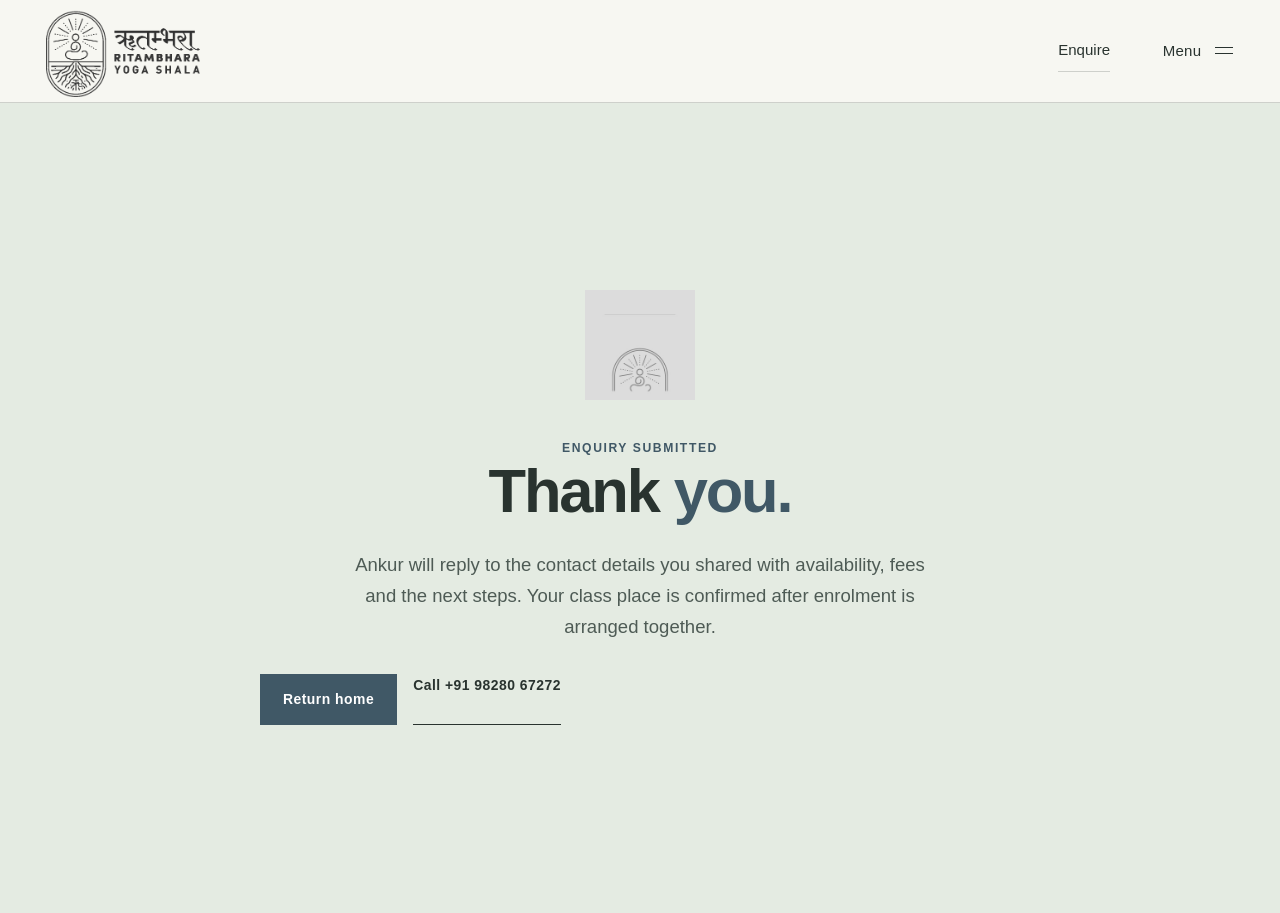
<file: thank-you.html>
<!doctype html>
<html lang="en">
<head>
  <meta charset="utf-8">
  <meta name="viewport" content="width=device-width,initial-scale=1">
  <meta name="referrer" content="strict-origin-when-cross-origin">
  <meta http-equiv="Content-Security-Policy" content="default-src 'self'; script-src 'self'; style-src 'self' 'unsafe-inline' https://fonts.googleapis.com; font-src 'self' https://fonts.gstatic.com; img-src 'self' data:; frame-src https://www.google.com https://maps.google.com; form-action https://formsubmit.co; base-uri 'self'; object-src 'none'; upgrade-insecure-requests">
  <title>Thank You | Ritambhara Yoga Shala</title>
  <meta name="description" content="Thank you for contacting Ritambhara Yoga Shala.">
  <link rel="icon" href="assets/favicon.jpg" type="image/jpeg">
  <link rel="stylesheet" href="styles.css?v=20261120a">
  <link rel="stylesheet" href="refinements.css?v=20261120c">
  <link rel="stylesheet" href="experience.css?v=20261120e">
  <meta name="robots" content="noindex, follow">
  <link rel="stylesheet" href="social.css?v=20261120a">
</head>
<body>
  <a class="skip-link" href="#main">Skip to content</a>
  <header class="site-header">
    <div class="header-inner">
      <a class="brand" href="index.html" aria-label="Ritambhara Yoga Shala home"><img src="assets/logo-horizontal.png" alt="Ritambhara Yoga Shala"></a>
      <div class="header-actions"><a class="header-enquiry" href="register.html">Enquire</a><button class="nav-toggle" type="button" aria-expanded="false" aria-controls="site-nav"><span class="menu-label">Menu</span><span class="menu-mark" aria-hidden="true"><i></i><i></i></span></button></div>
      <div class="nav-backdrop" aria-hidden="true" hidden></div>
      <nav class="site-nav" id="site-nav" aria-label="Main navigation" hidden>
        <div class="nav-panel-heading"><span>Ritambhara Yoga Shala</span><span>Mysore &amp; online</span></div>
        <div class="nav-group"><p class="nav-group-label">Explore</p><a href="index.html">Home</a>
<a href="ashtanga-vinyasa.html">Mysore-style Ashtanga</a>
<a href="prana-urja.html">Prana Urja · Pranayama</a>
<a href="online-classes.html">Online yoga</a>
<a href="yoga-nidra.html">Yoga Nidra</a>
<a href="private-classes.html">Private one-to-one</a>
<a href="corporate-yoga.html">Corporate Wellness</a></div>
        <div class="nav-secondary"><a href="index.html#teacher-title">Meet Ankur</a><a href="index.html#contact">Contact &amp; location</a><a class="nav-register" href="register.html">Ask about a class</a></div>
        <div class="nav-contact"><a href="tel:+919828067272">+91 98280 67272</a><span>Personal guidance. A considered practice.</span><div class="social-links"><a href="https://www.instagram.com/ankurbhati/" target="_blank" rel="noopener noreferrer" aria-label="Ankur Bhati on Instagram (opens in a new tab)"><svg viewBox="0 0 24 24" aria-hidden="true" focusable="false" fill="none" stroke="currentColor" stroke-width="1.6" stroke-linecap="round" stroke-linejoin="round"><rect x="3" y="3" width="18" height="18" rx="5"></rect><circle cx="12" cy="12" r="4"></circle><circle cx="17.5" cy="6.5" r=".8" fill="currentColor" stroke="none"></circle></svg><span>Instagram</span></a><a href="https://www.linkedin.com/in/ankurbhati/" target="_blank" rel="noopener noreferrer" aria-label="Ankur Bhati on LinkedIn (opens in a new tab)"><svg viewBox="0 0 24 24" aria-hidden="true" focusable="false" fill="none" stroke="currentColor" stroke-width="1.6" stroke-linecap="round" stroke-linejoin="round"><rect x="3" y="3" width="18" height="18" rx="2"></rect><path d="M8 10v7M8 7v.01M12 17v-7m0 3a3 3 0 0 1 6 0v4"></path></svg><span>LinkedIn</span></a></div></div>
      </nav>
    </div>
  </header>

  <main id="main" class="confirmation">
    <div class="confirmation-inner">
      <img class="brand-mark" src="assets/favicon.jpg" alt="Ritambhara Yoga Shala symbol">
      <p class="eyebrow">Enquiry submitted</p>
      <h1>Thank <em>you.</em></h1>
      <p class="lead">Ankur will reply to the contact details you shared with availability, fees and the next steps. Your class place is confirmed after enrolment is arranged together.</p>
      <div class="hero-actions">
        <a class="button" href="index.html">Return home</a>
        <a class="text-link" href="tel:+919828067272">Call +91 98280 67272</a>
      </div>
    </div>
  </main>
  <script src="site.js?v=20261120b"></script>
  <script src="experience.js?v=20261120e"></script>
</body>
</html>
</file>
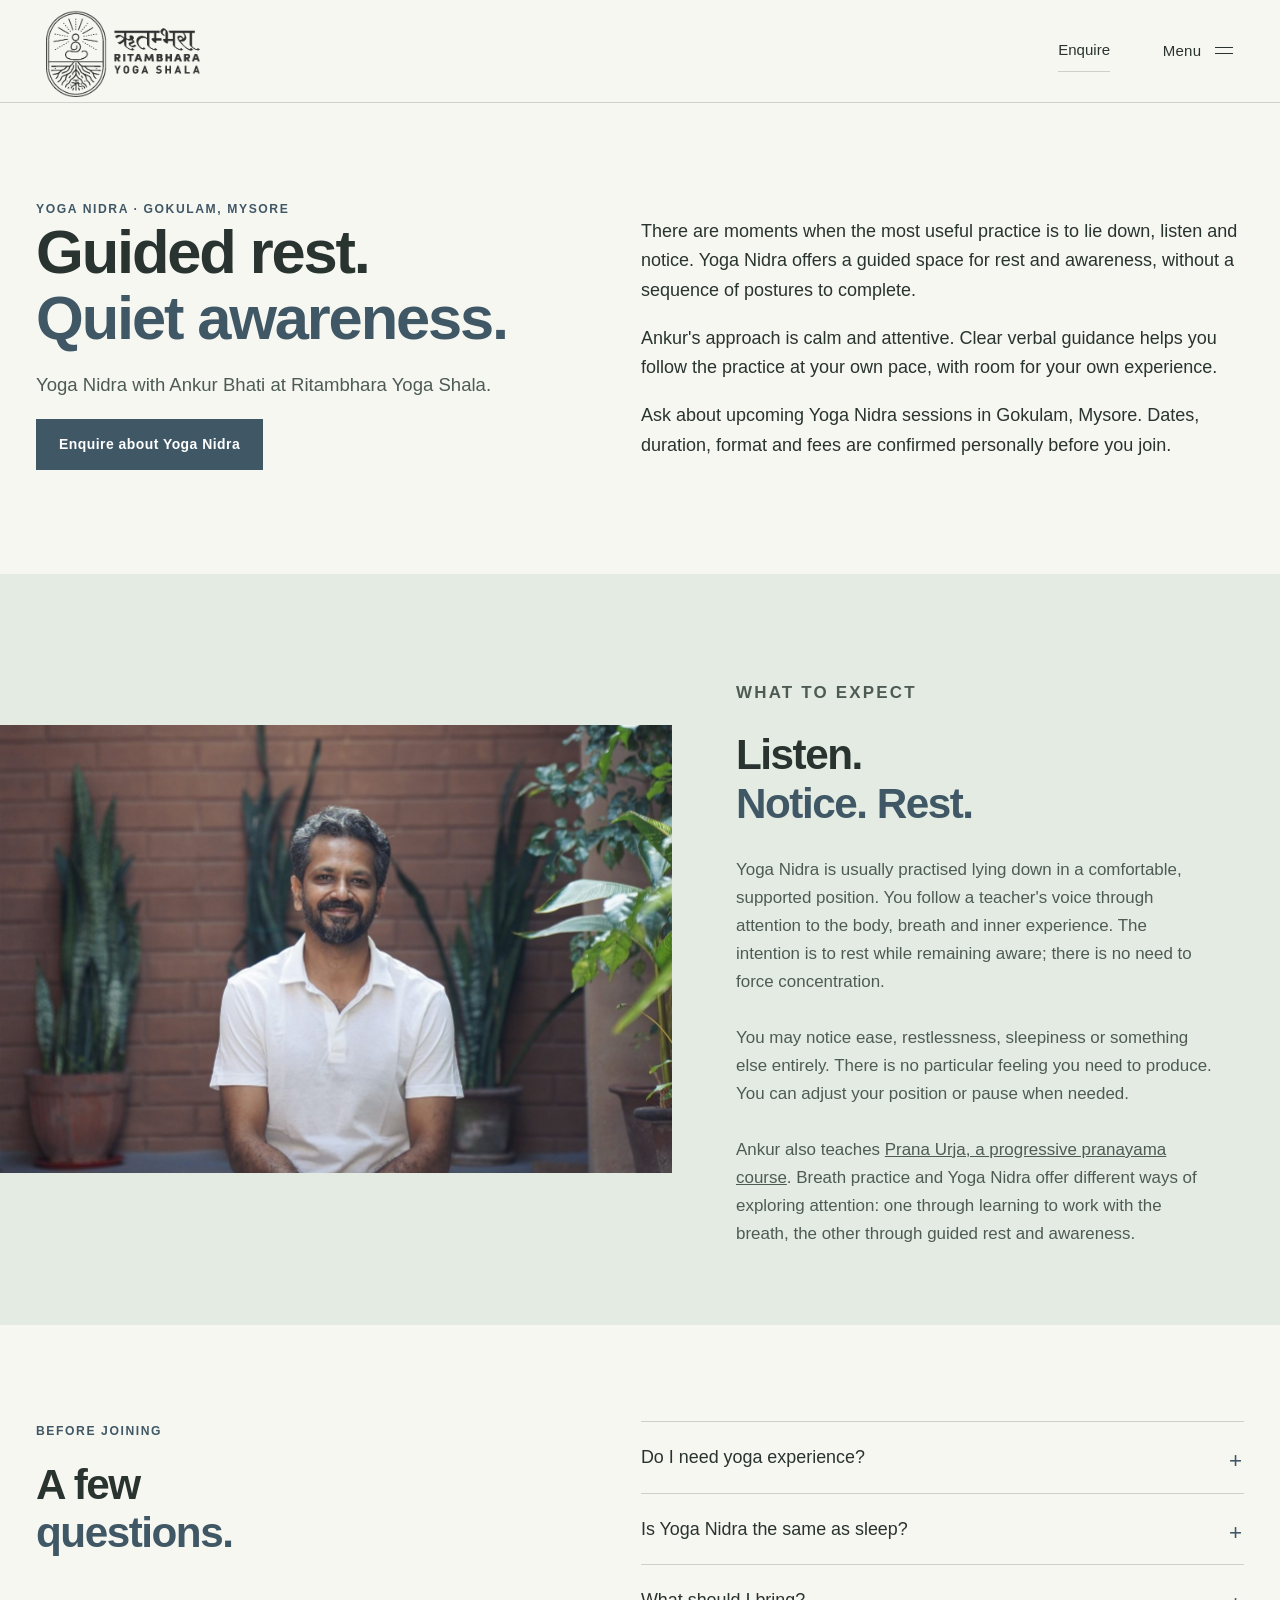
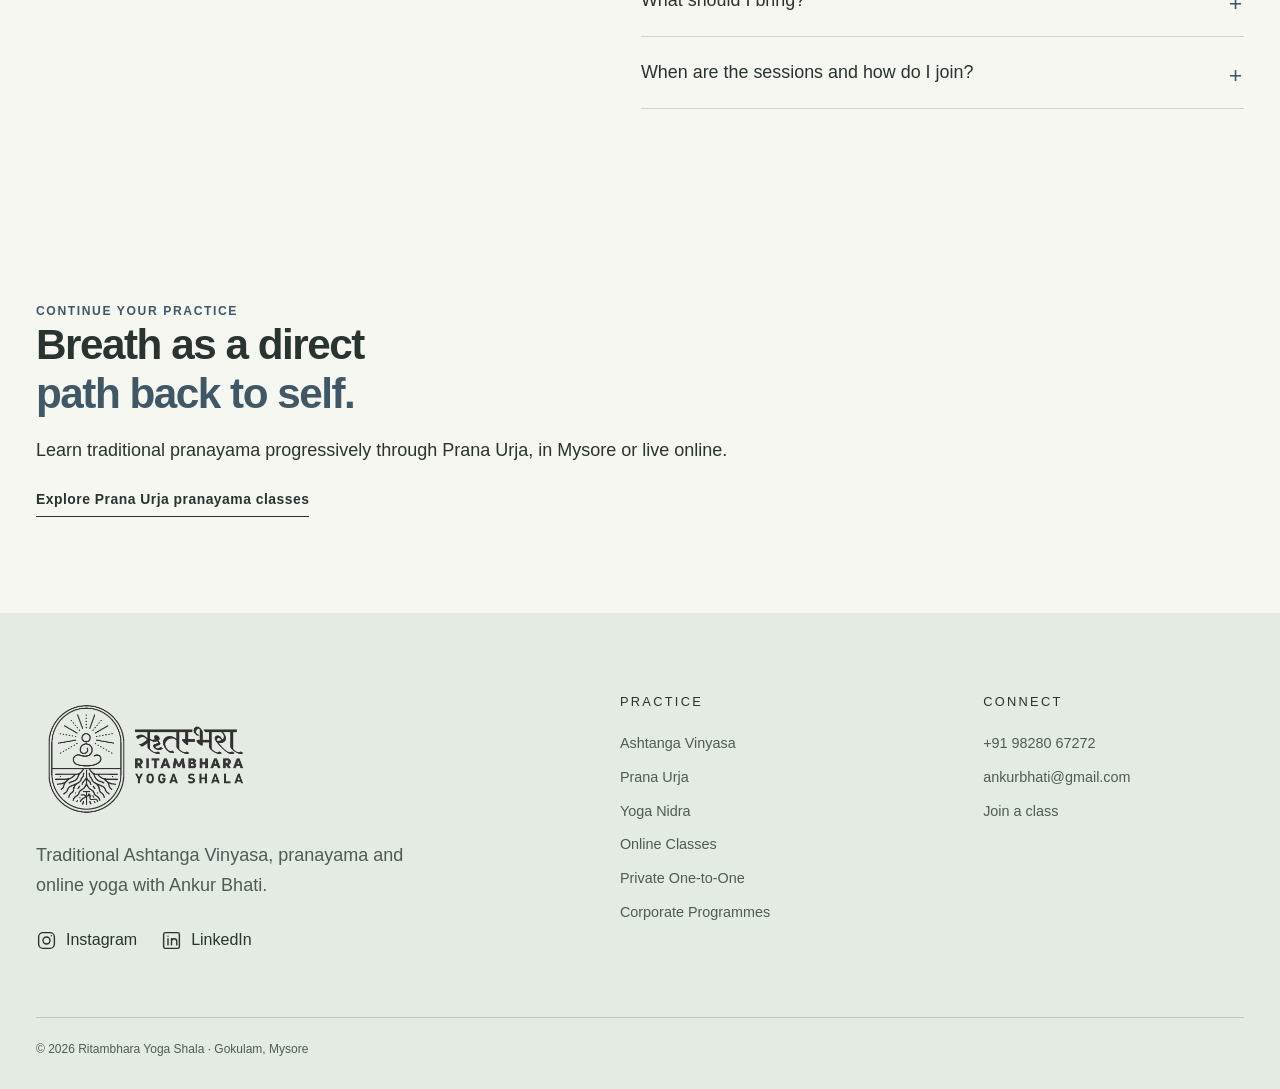
<file: yoga-nidra.html>
<!doctype html>
<html lang="en">
<head>
  <meta charset="utf-8">
  <meta name="viewport" content="width=device-width,initial-scale=1">
  <meta name="referrer" content="strict-origin-when-cross-origin">
  <meta http-equiv="Content-Security-Policy" content="default-src 'self'; script-src 'self'; style-src 'self' 'unsafe-inline' https://fonts.googleapis.com; font-src 'self' https://fonts.gstatic.com; img-src 'self' data:; frame-src https://www.google.com https://maps.google.com; form-action https://formsubmit.co; base-uri 'self'; object-src 'none'; upgrade-insecure-requests">
  <title>Yoga Nidra in Mysore | Guided Rest with Ankur Bhati</title>
  <meta name="description" content="Explore guided Yoga Nidra with Ankur Bhati at Ritambhara Yoga Shala in Gokulam, Mysore. Learn what to expect and enquire about upcoming sessions.">
  <link rel="canonical" href="https://ritambharayogashala.com/yoga-nidra.html">
  <meta property="og:type" content="website">
  <meta property="og:site_name" content="Ritambhara Yoga Shala">
  <meta property="og:title" content="Yoga Nidra in Mysore | Guided Rest with Ankur Bhati">
  <meta property="og:description" content="Explore guided Yoga Nidra with Ankur Bhati at Ritambhara Yoga Shala in Gokulam, Mysore. Learn what to expect and enquire about upcoming sessions.">
  <meta property="og:url" content="https://ritambharayogashala.com/yoga-nidra.html">
  <meta property="og:image" content="https://ritambharayogashala.com/assets/pranayam.jpg">
  <meta property="og:image:alt" content="Ankur Bhati practising pranayama">
  <meta name="twitter:card" content="summary_large_image">
  <link rel="icon" href="assets/favicon.jpg" type="image/jpeg">
  <link rel="stylesheet" href="styles.css?v=20261120a">
  <link rel="stylesheet" href="refinements.css?v=20261120c">
  <link rel="stylesheet" href="experience.css?v=20261120e">
  <link rel="stylesheet" href="social.css?v=20261120a">
</head>
<body>
  <a class="skip-link" href="#main">Skip to content</a>
  <header class="site-header">
    <div class="header-inner">
      <a class="brand" href="index.html" aria-label="Ritambhara Yoga Shala home"><img src="assets/logo-horizontal.png" alt="Ritambhara Yoga Shala"></a>
      <div class="header-actions"><a class="header-enquiry" href="register.html">Enquire</a><button class="nav-toggle" type="button" aria-expanded="false" aria-controls="site-nav"><span class="menu-label">Menu</span><span class="menu-mark" aria-hidden="true"><i></i><i></i></span></button></div>
      <div class="nav-backdrop" aria-hidden="true" hidden></div>
      <nav class="site-nav" id="site-nav" aria-label="Main navigation" hidden>
        <div class="nav-panel-heading"><span>Ritambhara Yoga Shala</span><span>Mysore &amp; online</span></div>
        <div class="nav-group"><p class="nav-group-label">Explore</p><a href="index.html">Home</a>
<a href="ashtanga-vinyasa.html">Mysore-style Ashtanga</a>
<a href="prana-urja.html">Prana Urja · Pranayama</a>
<a href="online-classes.html">Online yoga</a>
<a href="yoga-nidra.html" aria-current="page">Yoga Nidra</a>
<a href="private-classes.html">Private one-to-one</a>
<a href="corporate-yoga.html">Corporate Wellness</a></div>
        <div class="nav-secondary"><a href="index.html#teacher-title">Meet Ankur</a><a href="index.html#contact">Contact &amp; location</a><a class="nav-register" href="register.html">Ask about a class</a></div>
        <div class="nav-contact"><a href="tel:+919828067272">+91 98280 67272</a><span>Personal guidance. A considered practice.</span><div class="social-links"><a href="https://www.instagram.com/ankurbhati/" target="_blank" rel="noopener noreferrer" aria-label="Ankur Bhati on Instagram (opens in a new tab)"><svg viewBox="0 0 24 24" aria-hidden="true" focusable="false" fill="none" stroke="currentColor" stroke-width="1.6" stroke-linecap="round" stroke-linejoin="round"><rect x="3" y="3" width="18" height="18" rx="5"></rect><circle cx="12" cy="12" r="4"></circle><circle cx="17.5" cy="6.5" r=".8" fill="currentColor" stroke="none"></circle></svg><span>Instagram</span></a><a href="https://www.linkedin.com/in/ankurbhati/" target="_blank" rel="noopener noreferrer" aria-label="Ankur Bhati on LinkedIn (opens in a new tab)"><svg viewBox="0 0 24 24" aria-hidden="true" focusable="false" fill="none" stroke="currentColor" stroke-width="1.6" stroke-linecap="round" stroke-linejoin="round"><rect x="3" y="3" width="18" height="18" rx="2"></rect><path d="M8 10v7M8 7v.01M12 17v-7m0 3a3 3 0 0 1 6 0v4"></path></svg><span>LinkedIn</span></a></div></div>
      </nav>
    </div>
  </header>

  <main id="main">
    <section class="section first-visit" aria-labelledby="nidra-title">
      <div><p class="eyebrow">Yoga Nidra · Gokulam, Mysore</p><h1 id="nidra-title">Guided rest.<br><em>Quiet awareness.</em></h1><p class="lead">Yoga Nidra with Ankur Bhati at Ritambhara Yoga Shala.</p><a class="button" href="register.html?class=yoga-nidra">Enquire about Yoga Nidra</a></div>
      <div class="first-visit-questions"><p>There are moments when the most useful practice is to lie down, listen and notice. Yoga Nidra offers a guided space for rest and awareness, without a sequence of postures to complete.</p><p>Ankur's approach is calm and attentive. Clear verbal guidance helps you follow the practice at your own pace, with room for your own experience.</p><p>Ask about upcoming Yoga Nidra sessions in Gokulam, Mysore. Dates, duration, format and fees are confirmed personally before you join.</p></div>
    </section>
    <section class="teacher-story" aria-labelledby="expect-title"><figure class="teacher-story-media"><img src="assets/teacher-portrait.jpg" width="2200" height="1467" alt="Ankur Bhati, Yoga Nidra and pranayama teacher in Mysore" loading="lazy"></figure><div class="teacher-story-copy"><p class="eyebrow">What to expect</p><h2 id="expect-title">Listen.<br><em>Notice. Rest.</em></h2><p>Yoga Nidra is usually practised lying down in a comfortable, supported position. You follow a teacher's voice through attention to the body, breath and inner experience. The intention is to rest while remaining aware; there is no need to force concentration.</p><p>You may notice ease, restlessness, sleepiness or something else entirely. There is no particular feeling you need to produce. You can adjust your position or pause when needed.</p><p>Ankur also teaches <a href="prana-urja.html">Prana Urja, a progressive pranayama course</a>. Breath practice and Yoga Nidra offer different ways of exploring attention: one through learning to work with the breath, the other through guided rest and awareness.</p></div></section>
    <!-- reviews:nidra:start --><!-- reviews:nidra:end -->
    <section class="section first-visit" aria-labelledby="nidra-questions"><div><p class="eyebrow">Before joining</p><h2 id="nidra-questions">A few<br><em>questions.</em></h2></div><div class="first-visit-questions"><details><summary>Do I need yoga experience?</summary><p>No previous experience with asana or meditation is needed. You do not need flexibility or knowledge of a yoga sequence. Ask Ankur about any support you need to rest comfortably.</p></details><details><summary>Is Yoga Nidra the same as sleep?</summary><p>Yoga Nidra is a guided awareness practice, often described as yogic sleep. The intention is to remain aware while resting. Falling asleep can happen; it is not something to feel you have failed at.</p></details><details><summary>What should I bring?</summary><p>Wear comfortable clothing. A mat, light blanket and support under the head or knees can help you settle. Confirm what is provided at the venue when arranging your session.</p></details><details><summary>When are the sessions and how do I join?</summary><p>Contact Ankur for current Yoga Nidra availability, location, format and fees. Sessions are arranged separately from the published Ashtanga and Prana Urja schedules.</p><a class="text-link" href="register.html?class=yoga-nidra">Ask about a Yoga Nidra session</a></details></div></section>
    <section class="section"><p class="eyebrow">Continue your practice</p><h2>Breath as a direct<br><em>path back to self.</em></h2><p>Learn traditional pranayama progressively through Prana Urja, in Mysore or live online.</p><a class="text-link" href="prana-urja.html">Explore Prana Urja pranayama classes</a></section>
  </main>
  <footer class="site-footer">
    <div class="footer-inner">
      <div class="footer-intro"><img class="footer-brand" src="assets/logo-horizontal.png" alt="Ritambhara Yoga Shala"><p>Traditional Ashtanga Vinyasa, pranayama and online yoga with Ankur Bhati.</p><div class="social-links"><a href="https://www.instagram.com/ankurbhati/" target="_blank" rel="noopener noreferrer" aria-label="Ankur Bhati on Instagram (opens in a new tab)"><svg viewBox="0 0 24 24" aria-hidden="true" focusable="false" fill="none" stroke="currentColor" stroke-width="1.6" stroke-linecap="round" stroke-linejoin="round"><rect x="3" y="3" width="18" height="18" rx="5"></rect><circle cx="12" cy="12" r="4"></circle><circle cx="17.5" cy="6.5" r=".8" fill="currentColor" stroke="none"></circle></svg><span>Instagram</span></a><a href="https://www.linkedin.com/in/ankurbhati/" target="_blank" rel="noopener noreferrer" aria-label="Ankur Bhati on LinkedIn (opens in a new tab)"><svg viewBox="0 0 24 24" aria-hidden="true" focusable="false" fill="none" stroke="currentColor" stroke-width="1.6" stroke-linecap="round" stroke-linejoin="round"><rect x="3" y="3" width="18" height="18" rx="2"></rect><path d="M8 10v7M8 7v.01M12 17v-7m0 3a3 3 0 0 1 6 0v4"></path></svg><span>LinkedIn</span></a></div></div>
      <div class="footer-links"><strong>Practice</strong><a href="ashtanga-vinyasa.html">Ashtanga Vinyasa</a><a href="prana-urja.html">Prana Urja</a><a href="yoga-nidra.html">Yoga Nidra</a><a href="online-classes.html">Online Classes</a><a href="private-classes.html">Private One-to-One</a><a href="corporate-yoga.html">Corporate Programmes</a></div>
      <div class="footer-links"><strong>Connect</strong><a href="tel:+919828067272">+91 98280 67272</a><a href="mailto:ankurbhati@gmail.com">ankurbhati@gmail.com</a><a href="register.html?class=yoga-nidra">Join a class</a></div>
    </div>
    <p class="copyright">© 2026 Ritambhara Yoga Shala · Gokulam, Mysore</p>
  </footer>
  <script src="site.js?v=20261120b"></script>
  <script src="experience.js?v=20261120e"></script>
</body>
</html>
</file>
<file: styles.css>
@import url('https://fonts.googleapis.com/css2?family=Figtree:wght@400;500;600;700&display=swap');

:root {
  --sand: #e4ebe2;
  --sand-pale: #f7f7f2;
  --sand-deep: #eae5dc;
  --olive: #405866;
  --forest: #29332f;
  --saffron: #405866;
  --charcoal: #29332f;
  --ink: #29332f;
  --muted: #4e5b55;
  --cream: #ffffff;
  --line: rgba(41, 51, 47, 0.20);
  --line-light: rgba(41, 51, 47, 0.20);
  --page: min(1280px, calc(100vw - 72px));
  --serif: 'Figtree', Arial, sans-serif;
  --sans: 'Figtree', Arial, sans-serif;
}

* { box-sizing: border-box; }
html { scroll-behavior: smooth; }
body {
  margin: 0;
  background: var(--sand-pale);
  color: var(--ink);
  font-family: var(--sans);
  font-size: 16px;
  font-weight: 400;
  line-height: 1.68;
  -webkit-font-smoothing: antialiased;
}
body.nav-open { overflow: hidden; }
img { display: block; width: 100%; height: auto; }
a { color: inherit; }
button, input, select, textarea { font: inherit; }
::selection { background: var(--saffron); color: var(--cream); }

a:focus-visible,
button:focus-visible,
input:focus-visible,
select:focus-visible,
textarea:focus-visible {
  outline: 2px solid var(--saffron);
  outline-offset: 4px;
}

.skip-link {
  position: fixed;
  top: -100px;
  left: 20px;
  z-index: 100;
  padding: 10px 16px;
  background: var(--cream);
  color: var(--ink);
}
.skip-link:focus { top: 14px; }

.site-header {
  position: sticky;
  top: 0;
  z-index: 30;
  background: rgba(241, 218, 177, 0.96);
  border-bottom: 1px solid rgba(39, 53, 31, 0.24);
  backdrop-filter: blur(14px);
}
.header-inner {
  width: var(--page);
  min-height: 104px;
  margin: 0 auto;
  display: flex;
  align-items: center;
  justify-content: space-between;
  gap: 36px;
}
.brand { display: block; width: 178px; flex: 0 0 auto; }
.brand img { width: 100%; }
.site-nav { display: flex; align-items: center; justify-content: flex-end; gap: 28px; }
.site-nav a {
  position: relative;
  padding: 8px 0;
  color: var(--forest);
  font-size: 0.72rem;
  font-weight: 500;
  letter-spacing: 0.14em;
  text-decoration: none;
  text-transform: uppercase;
}
.site-nav a::after {
  content: '';
  position: absolute;
  right: 0;
  bottom: 1px;
  left: 0;
  height: 1px;
  background: currentColor;
  transform: scaleX(0);
  transform-origin: right;
  transition: transform 180ms ease;
}
.site-nav a:hover::after,
.site-nav a[aria-current='page']::after { transform: scaleX(1); transform-origin: left; }
.site-nav .nav-register {
  padding: 12px 17px;
  border: 1px solid var(--forest);
}
.site-nav .nav-register::after { display: none; }
.site-nav .nav-register:hover { background: var(--forest); color: var(--cream); }
.nav-toggle { display: none; }

.eyebrow,
.section-index,
.mini-label {
  margin: 0;
  color: var(--saffron);
  font-size: 0.67rem;
  font-weight: 500;
  letter-spacing: 0.22em;
  text-transform: uppercase;
}
.section-index { color: var(--olive); }
h1, h2, h3 {
  margin: 0;
  font-family: var(--serif);
  font-weight: 400;
  letter-spacing: -0.035em;
}
h1 { font-size: clamp(4rem, 7.5vw, 8.4rem); line-height: 0.93; }
h2 { font-size: clamp(2.8rem, 5.2vw, 5.6rem); line-height: 0.98; }
h3 { font-size: clamp(1.8rem, 2.8vw, 3rem); line-height: 1.05; }
h1 em, h2 em, h3 em { color: var(--saffron); font-weight: 400; }
.lead {
  max-width: 620px;
  color: var(--muted);
  font-size: clamp(1.05rem, 1.45vw, 1.28rem);
  line-height: 1.65;
}
.page-shell { width: var(--page); margin-inline: auto; }
.section { width: var(--page); margin-inline: auto; padding: 122px 0; }

.button {
  display: inline-flex;
  min-height: 49px;
  align-items: center;
  justify-content: center;
  padding: 13px 20px;
  border: 1px solid var(--forest);
  border-radius: 0;
  background: var(--forest);
  color: var(--cream);
  font-size: 0.71rem;
  font-weight: 500;
  letter-spacing: 0.14em;
  text-decoration: none;
  text-transform: uppercase;
  transition: background 180ms ease, color 180ms ease;
}
.button:hover { background: var(--saffron); border-color: var(--saffron); }
.button-light { background: var(--cream); border-color: var(--cream); color: var(--charcoal); }
.button-light:hover { background: var(--sand); border-color: var(--sand); color: var(--forest); }
.text-link {
  display: inline-block;
  padding-bottom: 5px;
  border-bottom: 1px solid currentColor;
  color: var(--forest);
  font-size: 0.72rem;
  font-weight: 500;
  letter-spacing: 0.13em;
  text-decoration: none;
  text-transform: uppercase;
}
.text-link:hover { color: var(--saffron); }

/* Home */
.home-hero {
  min-height: min(850px, calc(100vh - 90px));
  display: grid;
  grid-template-columns: minmax(0, 0.9fr) minmax(0, 1.1fr);
  background: var(--charcoal);
  color: var(--cream);
}
.home-hero-copy {
  padding: clamp(72px, 8vw, 130px) max(36px, calc((100vw - min(1280px, calc(100vw - 72px))) / 2));
  padding-right: clamp(45px, 7vw, 100px);
  align-self: center;
}
.home-hero h1 { max-width: 690px; }
.home-hero .lead { margin: 34px 0 0; color: rgba(255, 250, 241, 0.67); }
.hero-actions { display: flex; flex-wrap: wrap; gap: 12px; margin-top: 42px; }
.home-hero-media { margin: 0; min-height: 720px; overflow: hidden; }
.home-hero-media img { height: 100%; min-height: 720px; object-fit: cover; object-position: 53% center; }
.identity-strip {
  min-height: 66px;
  display: flex;
  align-items: center;
  justify-content: center;
  gap: clamp(22px, 5vw, 78px);
  padding: 18px 36px;
  background: var(--olive);
  color: var(--cream);
  font-size: 0.67rem;
  font-weight: 500;
  letter-spacing: 0.22em;
  text-transform: uppercase;
}
.identity-strip i { width: 4px; height: 4px; background: var(--sand); border-radius: 50%; }

.intro-editorial {
  display: grid;
  grid-template-columns: 0.28fr 1.05fr 0.67fr;
  gap: clamp(36px, 6vw, 88px);
  align-items: start;
}
.intro-editorial h2 { max-width: 700px; }
.intro-copy { padding-top: 5px; }
.intro-copy p { margin: 0 0 22px; color: var(--muted); font-size: 1.03rem; }
.intro-copy .text-link { margin-top: 12px; }

.teacher-story {
  background: var(--sand);
  display: grid;
  grid-template-columns: minmax(0, 1.05fr) minmax(0, 0.95fr);
  align-items: center;
}
.teacher-story-media { margin: 0; min-height: 0; aspect-ratio: 3 / 2; overflow: hidden; }
.teacher-story-media img { height: 100%; min-height: 0; object-fit: cover; object-position: center; }
.teacher-story-copy {
  padding: clamp(72px, 8vw, 128px) clamp(44px, 8vw, 125px);
  align-self: center;
}
.teacher-story-copy h2 { margin-top: 24px; }
.teacher-story-copy p { max-width: 620px; margin: 28px 0 0; color: rgba(32, 35, 30, 0.76); }
.teacher-story-copy .teacher-note { margin-top: 38px; padding-top: 24px; border-top: 1px solid rgba(39, 53, 31, 0.3); font-style: italic; }

.offerings { background: var(--sand-pale); }
.offerings-heading {
  display: grid;
  grid-template-columns: 0.7fr 1.3fr;
  gap: 50px;
  align-items: end;
  margin-bottom: 74px;
}
.offerings-heading .lead { margin: 0 0 8px auto; }
.offering-list { border-top: 1px solid var(--line); }
.offering {
  display: grid;
  grid-template-columns: 70px minmax(250px, 0.75fr) minmax(360px, 1.25fr);
  gap: clamp(28px, 5vw, 74px);
  align-items: center;
  padding: 50px 0;
  border-bottom: 1px solid var(--line);
}
.offering-number { align-self: start; padding-top: 7px; color: var(--olive); font-family: var(--serif); font-size: 1.2rem; }
.offering-copy h3 em { display: block; }
.offering-copy p { max-width: 420px; margin: 19px 0 28px; color: var(--muted); }
.offering-media { margin: 0; overflow: hidden; aspect-ratio: 16 / 9; }
.offering-media img { height: 100%; object-fit: cover; transition: transform 450ms ease; }
.offering:hover .offering-media img { transform: scale(1.025); }
.offering:nth-child(1) .offering-media img { object-position: center 48%; }
.offering:nth-child(2) .offering-media img { object-position: center 55%; }
.offering:nth-child(3) .offering-media img { object-position: center 52%; }

.practice-statement {
  position: relative;
  min-height: 720px;
  display: grid;
  place-items: center;
  overflow: hidden;
  background: var(--charcoal);
  color: var(--cream);
}
.practice-statement img { position: absolute; inset: 0; width: 100%; height: 100%; object-fit: cover; object-position: center; opacity: 0.54; }
.practice-statement::after { content: ''; position: absolute; inset: 0; background: linear-gradient(90deg, rgba(0,0,0,.72), rgba(0,0,0,.22), rgba(0,0,0,.62)); }
.practice-statement blockquote { position: relative; z-index: 1; width: min(920px, calc(100vw - 72px)); margin: 0; text-align: center; }
.practice-statement p { margin: 0; font-family: var(--serif); font-size: clamp(3.2rem, 6.2vw, 7rem); font-style: italic; line-height: 1; letter-spacing: -0.045em; }
.practice-statement cite { display: block; margin-top: 32px; color: var(--sand); font-size: 0.68rem; font-style: normal; font-weight: 500; letter-spacing: 0.2em; text-transform: uppercase; }

.contact-section { background: var(--cream); }
.contact-intro { display: grid; grid-template-columns: 0.72fr 1.28fr; gap: 60px; margin-bottom: 70px; }
.contact-intro h2 { max-width: 760px; }
.contact-layout { display: grid; grid-template-columns: 0.72fr 1.28fr; gap: clamp(50px, 9vw, 130px); }
.contact-details { border-top: 1px solid var(--line); }
.contact-details a, .contact-details p {
  display: block;
  margin: 0;
  padding: 17px 0;
  border-bottom: 1px solid var(--line);
  color: var(--forest);
  text-decoration: none;
}
.contact-details a:hover { color: var(--saffron); }
.map-frame { width: 100%; min-height: 330px; margin-top: 32px; border: 0; filter: grayscale(0.65) contrast(0.92); }

.form-grid { display: grid; grid-template-columns: 1fr 1fr; gap: 28px 34px; }
.form-field { display: grid; gap: 8px; }
.form-field.full { grid-column: 1 / -1; }
label { color: var(--forest); font-size: 0.66rem; font-weight: 500; letter-spacing: 0.15em; text-transform: uppercase; }
input, select, textarea {
  width: 100%;
  padding: 12px 0 13px;
  border: 0;
  border-bottom: 1px solid rgba(39, 53, 31, 0.45);
  border-radius: 0;
  background: transparent;
  color: var(--ink);
  font-family: var(--sans);
  font-size: 1rem;
  font-weight: 400;
}
textarea { min-height: 116px; resize: vertical; }
input:focus, select:focus, textarea:focus { border-bottom-color: var(--saffron); outline: 0; }
form .button { margin-top: 12px; cursor: pointer; }
.form-note { grid-column: 1 / -1; margin: 0; color: var(--muted); font-size: 0.8rem; }

/* Class pages */
.class-hero {
  min-height: 0;
  display: block;
  background: var(--charcoal);
  color: var(--cream);
}
.class-hero-copy {
  width: var(--page);
  margin-inline: auto;
  padding: clamp(78px, 9vw, 128px) 0;
}
.class-hero h1 { max-width: 1080px; font-size: clamp(3.8rem, 6.8vw, 7.5rem); }
.class-hero h1 em { display: block; }
.class-hero .lead { margin: 32px 0 0; color: rgba(255, 250, 241, 0.68); }
.class-hero-media { height: min(700px, 52vw); min-height: 0; margin: 0; overflow: hidden; }
.class-hero-media img { height: 100%; min-height: 0; object-fit: cover; }
.ashtanga-hero { background: var(--sand); color: var(--forest); }
.ashtanga-hero .class-hero-media { background: var(--charcoal); }
.ashtanga-hero .class-hero-media img { object-position: center 68%; }
.ashtanga-hero .lead { color: rgba(39, 53, 31, 0.72); }
.prana-hero { background: var(--olive); }
.prana-hero .class-hero-media img { object-position: center 51%; }
.online-hero .class-hero-media img { object-position: center 52%; }

.schedule-rail { background: var(--sand); color: var(--forest); }
.schedule-inner {
  width: var(--page);
  margin-inline: auto;
  display: grid;
  grid-template-columns: 0.7fr repeat(3, 1fr);
  border-right: 1px solid rgba(39, 53, 31, 0.25);
  border-left: 1px solid rgba(39, 53, 31, 0.25);
}
.schedule-title, .schedule-fact { padding: 30px 34px; border-right: 1px solid rgba(39, 53, 31, 0.25); }
.schedule-fact:last-child { border-right: 0; }
.schedule-title { display: flex; align-items: center; color: var(--saffron); font-family: var(--serif); font-size: 1.55rem; font-style: italic; }
.schedule-fact span { display: block; margin-bottom: 7px; font-size: 0.62rem; font-weight: 500; letter-spacing: 0.17em; text-transform: uppercase; }
.schedule-fact strong { font-size: 0.94rem; font-weight: 400; }

.story-section { display: grid; grid-template-columns: 0.3fr 0.72fr 0.98fr; gap: clamp(36px, 6vw, 86px); align-items: start; }
.story-section h2 { font-size: clamp(3rem, 4.7vw, 5rem); }
.story-copy p { margin: 0 0 23px; color: var(--muted); font-size: 1.03rem; }
.practice-principles { margin: 45px 0 0; padding: 0; border-top: 1px solid var(--line); list-style: none; }
.practice-principles li { display: grid; grid-template-columns: 50px 1fr; gap: 20px; padding: 18px 0; border-bottom: 1px solid var(--line); }
.practice-principles span { color: var(--saffron); font-family: var(--serif); font-size: 1.1rem; }
.practice-principles strong { font-weight: 400; }

.photo-pair { width: var(--page); margin: 0 auto 122px; display: grid; grid-template-columns: 1fr 1fr; gap: 22px; align-items: stretch; }
.photo-pair figure { margin: 0; overflow: hidden; }
.photo-pair figure:first-child, .photo-pair figure:last-child { width: auto; aspect-ratio: 3 / 2; }
.photo-pair img { height: 100%; object-fit: cover; }
.photo-pair .vertical-focus { object-position: center 58%; }

.who-section { background: var(--forest); color: var(--cream); }
.who-inner { display: grid; grid-template-columns: 0.9fr 1.1fr; gap: clamp(50px, 9vw, 135px); align-items: start; }
.who-inner h2 em { color: var(--sand); }
.who-list { margin: 0; padding: 0; border-top: 1px solid var(--line-light); list-style: none; }
.who-list li { padding: 18px 0; border-bottom: 1px solid var(--line-light); color: rgba(255, 250, 241, 0.76); }
.who-list li::before { content: '—'; margin-right: 16px; color: var(--saffron); }

.online-schedule { background: var(--sand); }
.online-schedule .section { padding-top: 96px; padding-bottom: 96px; }
.online-schedule-head { display: grid; grid-template-columns: 0.7fr 1.3fr; gap: 60px; margin-bottom: 54px; }
.online-schedule-head h2 { max-width: 760px; }
.class-track { display: grid; grid-template-columns: 0.72fr 1.28fr 0.35fr; gap: 35px; align-items: center; padding: 34px 0; border-top: 1px solid rgba(39, 53, 31, 0.28); }
.class-track:last-child { border-bottom: 1px solid rgba(39, 53, 31, 0.28); }
.class-track h3 { font-size: clamp(1.8rem, 3vw, 2.8rem); }
.track-details { display: grid; grid-template-columns: 1fr 1fr; gap: 25px; color: rgba(32,35,30,.72); }

.register-band { background: var(--saffron); color: var(--cream); }
.register-band-inner { display: flex; align-items: center; justify-content: space-between; gap: 45px; padding-top: 78px; padding-bottom: 78px; }
.register-band h2 { max-width: 850px; font-size: clamp(2.7rem, 4.8vw, 5.2rem); }
.register-band h2 em { color: var(--forest); }
.register-band .button { flex: 0 0 auto; }

/* Registration and confirmation */
.registration-hero { min-height: 0; display: block; background: var(--forest); color: var(--cream); }
.registration-hero-copy { width: var(--page); margin-inline: auto; padding: clamp(78px, 9vw, 128px) 0; }
.registration-hero h1 { font-size: clamp(3.6rem, 6vw, 6.6rem); }
.registration-hero .lead { margin-top: 28px; color: rgba(255,250,241,.68); }
.registration-hero figure { height: min(650px, 52vw); min-height: 0; margin: 0; overflow: hidden; }
.registration-hero img { height: 100%; min-height: 0; object-fit: cover; object-position: center; }
.registration-form { max-width: 930px; }
.registration-form form { margin-top: 60px; }
.confirmation { min-height: calc(100vh - 90px); display: grid; place-items: center; background: var(--sand); text-align: center; }
.confirmation-inner { width: min(760px, calc(100vw - 40px)); padding: 90px 0; }
.confirmation .brand-mark { width: 110px; margin: 0 auto 38px; }
.confirmation .lead { margin: 26px auto 0; }

/* Footer */
.site-footer { background: var(--olive); color: var(--cream); }
.footer-inner {
  width: var(--page);
  margin-inline: auto;
  padding: 78px 0 54px;
  display: grid;
  grid-template-columns: 1.2fr 0.65fr 0.65fr;
  gap: clamp(44px, 8vw, 110px);
}
.footer-brand { width: min(300px, 100%); margin-bottom: 22px; }
.footer-intro p { max-width: 390px; color: rgba(255,250,241,.72); }
.footer-links { display: grid; align-content: start; gap: 10px; }
.footer-links strong { margin-bottom: 10px; color: var(--sand); font-size: 0.65rem; font-weight: 500; letter-spacing: 0.18em; text-transform: uppercase; }
.footer-links a { width: fit-content; color: rgba(255,250,241,.78); font-size: 0.9rem; text-decoration: none; }
.footer-links a:hover { color: var(--sand); }
.copyright { width: var(--page); margin: 0 auto; padding: 22px 0 30px; border-top: 1px solid var(--line-light); color: rgba(255,250,241,.58); font-size: 0.75rem; }

@media (max-width: 1050px) {
  :root { --page: min(100% - 48px, 1280px); }
  .site-nav { gap: 18px; }
  .home-hero, .class-hero { grid-template-columns: 1fr 1fr; }
  .intro-editorial, .story-section { grid-template-columns: 0.24fr 0.9fr; }
  .intro-copy, .story-copy { grid-column: 2; }
  .offering { grid-template-columns: 50px 0.8fr 1.2fr; }
}

@media (max-width: 820px) {
  .header-inner { min-height: 82px; }
  .brand { width: 140px; }
  .nav-toggle {
    display: inline-flex;
    min-height: 40px;
    align-items: center;
    border: 0;
    background: transparent;
    color: var(--forest);
    font-size: 0.68rem;
    font-weight: 500;
    letter-spacing: 0.15em;
    text-transform: uppercase;
  }
  .site-nav {
    position: fixed;
    top: 82px;
    right: 0;
    left: 0;
    height: calc(100vh - 82px);
    padding: 42px 24px;
    display: none;
    align-content: start;
    justify-items: center;
    background: var(--sand);
  }
  .site-nav.is-open { display: grid; }
  .site-nav a { font-family: var(--serif); font-size: 2.25rem; font-weight: 400; letter-spacing: -0.02em; text-transform: none; }
  .site-nav .nav-register { margin-top: 12px; font-family: var(--sans); font-size: 0.72rem; letter-spacing: 0.14em; text-transform: uppercase; }
  .home-hero, .registration-hero, .teacher-story { grid-template-columns: 1fr; }
  .home-hero-copy, .registration-hero-copy { padding: 74px 24px 76px; }
  .class-hero-copy { padding: 74px 0 76px; }
  .home-hero-media, .home-hero-media img { min-height: 560px; }
  .class-hero-media, .class-hero-media img { min-height: 0; }
  .registration-hero figure, .registration-hero img { min-height: 0; }
  .teacher-story-media, .teacher-story-media img { min-height: 0; }
  .teacher-story-copy { padding: 82px 24px; }
  .intro-editorial, .story-section { grid-template-columns: 1fr; }
  .intro-copy, .story-copy { grid-column: auto; }
  .intro-editorial h2, .story-section h2 { max-width: 720px; }
  .offerings-heading, .contact-intro, .contact-layout, .online-schedule-head, .who-inner { grid-template-columns: 1fr; }
  .offerings-heading .lead { margin-left: 0; }
  .offering { grid-template-columns: 45px 1fr; }
  .offering-media { grid-column: 1 / -1; }
  .schedule-inner { grid-template-columns: 1fr 1fr; }
  .schedule-title { grid-column: 1 / -1; border-bottom: 1px solid rgba(39,53,31,.25); }
  .schedule-fact:nth-child(3) { border-right: 0; }
  .schedule-fact:nth-child(4) { grid-column: 1 / -1; border-top: 1px solid rgba(39,53,31,.25); }
  .photo-pair { grid-template-columns: 1fr; }
  .photo-pair figure:last-child { width: auto; margin-left: 0; }
  .class-track { grid-template-columns: 1fr; }
  .register-band-inner { display: block; }
  .register-band .button { margin-top: 32px; }
  .footer-inner { grid-template-columns: 1fr 1fr; }
  .footer-intro { grid-column: 1 / -1; }
}

@media (max-width: 560px) {
  :root { --page: min(100% - 30px, 1280px); }
  .brand { width: 132px; }
  .section { padding: 88px 0; }
  h1 { font-size: clamp(3.5rem, 17vw, 5.2rem); }
  h2 { font-size: clamp(2.6rem, 13vw, 4rem); }
  .identity-strip { justify-content: flex-start; overflow: hidden; white-space: nowrap; }
  .home-hero-media, .home-hero-media img { min-height: 430px; }
  .class-hero-media, .class-hero-media img { min-height: 0; }
  .home-hero-copy, .registration-hero-copy { padding-right: 15px; padding-left: 15px; }
  .home-hero-copy > * { width: calc(100vw - 30px); margin-right: auto; margin-left: auto; }
  .teacher-story-media, .teacher-story-media img { min-height: 0; }
  .offerings-heading { margin-bottom: 48px; }
  .offering { grid-template-columns: 34px 1fr; gap: 20px; padding: 38px 0; }
  .offering-media { aspect-ratio: 4 / 3; }
  .practice-statement { min-height: 590px; }
  .practice-statement blockquote { width: calc(100vw - 36px); }
  .form-grid, .schedule-inner, .track-details, .footer-inner { grid-template-columns: 1fr; }
  .form-field.full, .footer-intro { grid-column: auto; }
  .schedule-title, .schedule-fact { grid-column: 1; border-right: 0; border-bottom: 1px solid rgba(39,53,31,.25); }
  .schedule-fact:nth-child(3), .schedule-fact:nth-child(4) { border-top: 0; }
  .photo-pair figure:last-child { width: auto; }
  .footer-inner { padding-top: 64px; }
}

@media (prefers-reduced-motion: reduce) {
  html { scroll-behavior: auto; }
  *, *::before, *::after { transition-duration: 0.01ms !important; }
}

/* Light earth palette and readable Figtree typography */
body { font-size:18px; line-height:1.65; }
.site-header { background:rgba(247,247,242,.97); border-color:var(--line); }
.header-inner { min-height:96px; }
.brand img,.footer-brand { filter:grayscale(1) brightness(.4); }
.brand { width:174px; }
.site-nav a { font-size:.82rem; font-weight:600; letter-spacing:.07em; }
.site-nav .nav-register { background:var(--saffron); border-color:var(--saffron); color:white; }
h1,h2,h3 { font-weight:600; letter-spacing:-.035em; text-wrap:balance; overflow-wrap:break-word; }
h1 { font-size:clamp(2.8rem,4.8vw,5rem); line-height:1.08; }
h2,.story-section h2 { font-size:clamp(2rem,3.3vw,3.6rem); line-height:1.15; }
h3,.class-track h3 { font-size:clamp(1.6rem,2.3vw,2.5rem); line-height:1.2; }
h1 em,h2 em,h3 em { font-style:normal; font-weight:600; color:var(--saffron); }
.eyebrow,.section-index,.mini-label { font-size:.76rem; font-weight:600; letter-spacing:.13em; }
.lead { font-size:clamp(1.1rem,1.45vw,1.3rem); line-height:1.65; max-width:58ch; }
.section { padding-block:96px; }
.home-hero,.class-hero,.registration-hero { background:var(--sand-pale); color:var(--ink); }
.home-hero { min-height:0; grid-template-columns:1fr 1fr; }
.home-hero-copy { padding:80px 48px 80px max(36px,calc((100vw - 1280px)/2)); }
.home-hero .lead,.class-hero .lead,.registration-hero .lead { color:var(--muted); }
.home-hero-media,.home-hero-media img { min-height:0; height:100%; }
.home-hero-media { aspect-ratio:1/1; }
.home-hero-media img { object-position:center; }
.hero-actions { margin-top:32px; gap:16px; }
.button,.text-link { font-size:.87rem; font-weight:600; letter-spacing:.035em; text-transform:none; }
.button { min-height:50px; padding:13px 22px; background:var(--saffron); border-color:var(--saffron); }
.button:hover { background:#293f4b; border-color:#293f4b; }
.button-light { background:transparent; color:var(--ink); border-color:var(--ink); }
.button-light:hover { background:var(--sand); color:var(--ink); border-color:var(--ink); }
.identity-strip { background:var(--sand-pale); color:var(--muted); font-size:.73rem; letter-spacing:.13em; border-bottom:1px solid var(--line); }
.identity-strip i { background:var(--saffron); }
.teacher-story { background:var(--sand); }
.teacher-story-copy { padding:64px clamp(28px,5vw,80px); }
.teacher-story-copy p,.intro-copy p,.story-copy p { color:var(--muted); font-size:1.06rem; }
.intro-editorial { grid-template-columns:.25fr .9fr .85fr; gap:40px; }
.story-section { grid-template-columns:.25fr .75fr 1fr; gap:40px; }
.offerings-heading { margin-bottom:56px; }
.offering { grid-template-columns:44px minmax(240px,.85fr) minmax(300px,1.15fr); gap:36px; }
.offering-copy h3 em { margin-top:8px; font-size:.78em; }
.practice-statement { min-height:560px; }
.practice-statement p { font-size:clamp(2rem,4vw,4.5rem); font-style:normal; font-weight:600; line-height:1.15; letter-spacing:-.025em; }
.practice-statement cite { color:white; font-size:.8rem; }
.practice-statement img { opacity:.8; }
.who-section { background:var(--sand); color:var(--ink); }
.who-inner h2 em { color:var(--saffron); }
.who-list li { color:var(--ink); }
.register-band { background:var(--sand-deep); color:var(--ink); }
.register-band h2 { font-size:clamp(2rem,3.3vw,3.5rem); }
.register-band h2 em { color:var(--saffron); }
.site-footer { background:var(--sand); color:var(--ink); }
.footer-intro p,.footer-links a,.copyright { color:var(--muted); }
.footer-links strong { color:var(--ink); font-size:.8rem; }
.footer-links a:hover { color:var(--saffron); text-decoration:underline; }
.footer-brand { width:220px; }
.class-hero h1,.registration-hero h1 { font-size:clamp(2.6rem,5vw,5rem); max-width:1000px; }
.class-hero-copy,.registration-hero-copy { padding-block:80px; }
.class-hero-media,.registration-hero figure { height:auto; aspect-ratio:2/1; }
.class-hero-media img,.registration-hero img { object-fit:contain; background:var(--sand-deep); }
.schedule-title { font-style:normal; font-size:1.15rem; font-weight:600; }
.schedule-fact span { font-size:.75rem; }
.schedule-fact strong { font-weight:600; }
.track-details { color:var(--muted); }
.track-details p { margin:0; }
label { font-size:.78rem; letter-spacing:.08em; font-weight:600; }
.form-note { font-size:.92rem; max-width:70ch; }
input,select,textarea { font-size:1.05rem; }
input:focus-visible,select:focus-visible,textarea:focus-visible { outline:2px solid var(--saffron); outline-offset:4px; }
.morning-intro { background:var(--sand); }
.morning-intro-inner { padding-block:34px; display:flex; align-items:center; justify-content:space-between; gap:32px; }
.morning-intro h2 { font-size:clamp(1.5rem,2vw,2.1rem); margin-top:8px; }
.morning-intro p:last-child { margin:10px 0 0; color:var(--muted); }
.morning-intro .button { flex-shrink:0; }
.morning-details { display:grid; grid-template-columns:1fr 1fr; gap:64px; }
.morning-details h2 { margin-top:18px; }
.join-steps { padding-left:24px; }
.join-steps li { padding-left:8px; margin-bottom:16px; }
.registration-schedule { padding:24px 0; margin:32px 0 0; border-block:1px solid var(--line); }
.registration-form form { margin-top:32px; }
.photo-pair { margin-bottom:96px; }
.photo-pair img { object-fit:contain; background:var(--sand-deep); }
.confirmation .brand-mark { filter:grayscale(1); }
@media(min-width:821px) and (max-width:1100px) { .intro-editorial,.story-section { grid-template-columns:1fr 2fr; } .intro-copy,.story-copy { grid-column:2; } .offering { grid-template-columns:35px 1fr 1fr; gap:24px; } }
@media(max-width:820px) {
 .header-inner { min-height:82px; }
 .home-hero { grid-template-columns:1fr; }
 .home-hero-copy { padding:56px 24px; }
 .home-hero-media { aspect-ratio:3/2; }
 .home-hero-media img { min-height:0; }
 .intro-editorial,.story-section,.morning-details { grid-template-columns:1fr; }
 .intro-copy,.story-copy { grid-column:auto; }
 .offering { grid-template-columns:34px 1fr; gap:24px; }
 .site-nav a { font-size:1.7rem; font-weight:600; }
 .site-nav .nav-register { font-size:1rem; }
 .morning-intro-inner { align-items:flex-start; flex-direction:column; gap:20px; }
 .class-hero-copy,.registration-hero-copy { padding:56px 0; }
 .class-hero-media,.registration-hero figure { aspect-ratio:3/2; }
 .section { padding-block:64px; }
 .morning-details { gap:24px; }
}
@media(max-width:560px) {
 :root { --page:calc(100% - 40px); }
 .home-hero-copy { padding:48px 20px; }
 .home-hero-copy > * { width:auto; }
 h1 { font-size:2.8rem; }
 h2,.story-section h2 { font-size:2.1rem; }
 .class-hero h1,.registration-hero h1 { font-size:2.6rem; }
 .identity-strip { justify-content:center; flex-wrap:wrap; gap:12px 18px; white-space:normal; padding-inline:20px; }
 .photo-pair { margin-bottom:64px; }
 .class-track { gap:20px; }
 .track-details { gap:16px; }
 .practice-statement { min-height:420px; }
}

/* Refined image proportions and open class schedules */
html { scroll-padding-top:112px; }
.offering { align-items:center; }
.offering-media { aspect-ratio:3/4; }
.offering-media img { width:100%; height:100%; object-fit:cover; }
.offering:nth-child(1) .offering-media img { object-position:50% 72%; }
.offering:nth-child(2) .offering-media img { object-position:50% 50%; }
.offering:nth-child(3) .offering-media img { object-position:50% 65%; }
.schedule-rail { background:var(--sand-pale); }
.schedule-inner { display:grid; grid-template-columns:.9fr 1.5fr; gap:clamp(40px,7vw,100px); align-items:start; border:0; padding-block:64px; }
.schedule-heading h2 { font-size:clamp(1.8rem,2.8vw,2.8rem); margin-top:12px; }
.schedule-heading > p:last-child { color:var(--muted); font-size:1rem; margin:14px 0 0; }
.schedule-content { border-top:1px solid var(--line); padding-top:24px; }
.schedule-details { display:grid; grid-template-columns:1fr 1fr; column-gap:32px; row-gap:28px; margin:0 0 28px; }
.schedule-details > div { min-width:0; }
.schedule-details .schedule-time { grid-column:1/-1; }
.schedule-details dt { margin-bottom:10px; color:var(--muted); font-size:.74rem; font-weight:500; letter-spacing:.12em; text-transform:uppercase; }
.schedule-details dd { margin:0; font-size:1.1rem; font-weight:500; line-height:1.4; }
.schedule-time dd,.session-time { font-size:clamp(2.2rem,4.2vw,4rem); font-weight:500; line-height:1.1; letter-spacing:-.045em; font-variant-numeric:lining-nums tabular-nums; color:var(--ink); }
.schedule-time dd span,.session-time span { display:inline-block; margin-left:12px; font-size:.8rem; font-weight:500; letter-spacing:.08em; color:var(--muted); vertical-align:baseline; white-space:nowrap; }
.schedule-content .text-link,.track-session .text-link { color:var(--saffron); padding-block:6px; }
.schedule-content .text-link span,.track-session .text-link span { margin-left:12px; }
.online-schedule { background:var(--sand-pale); }
.online-schedule .section { padding-block:72px; }
.online-schedule-head { grid-template-columns:1.2fr 1fr; gap:64px; align-items:end; margin-bottom:48px; }
.online-schedule-head h2 { margin-top:16px; max-width:15ch; }
.online-schedule-head > p { max-width:40ch; margin:0; color:var(--muted); font-size:1.05rem; }
.class-track { display:grid; grid-template-columns:1.1fr 1fr; gap:64px; padding:40px 0; align-items:center; border-top:1px solid var(--line); }
.class-track:last-child { border-bottom:1px solid var(--line); }
.track-title h3 { margin-top:10px; font-size:clamp(1.7rem,2.5vw,2.6rem); }
.track-description { max-width:43ch; color:var(--muted); font-size:1rem; line-height:1.65; margin:16px 0 0; }
.session-time { margin:0; font-size:clamp(2rem,3.8vw,3.6rem); }
.session-days { margin:14px 0 18px; color:var(--muted); font-size:1rem; }
@media(max-width:820px) {
 .schedule-inner { grid-template-columns:1fr; gap:28px; padding-block:44px; }
 .schedule-details { grid-template-columns:1fr 1fr; gap:24px; }
 .schedule-details .schedule-time { grid-column:1/-1; }
 .schedule-time dd { font-size:2.8rem; }
 .online-schedule-head { grid-template-columns:1fr; gap:20px; margin-bottom:32px; }
 .online-schedule-head h2 { max-width:18ch; }
 .class-track { grid-template-columns:1fr; gap:26px; padding:32px 0; }
 .session-time { font-size:2.6rem; }
 .track-description { max-width:48ch; }
 .online-schedule .section { padding-block:48px; }
}
@media(max-width:560px) {
 .offering-media { aspect-ratio:3/4; }
 .schedule-time dd { font-size:clamp(2.2rem,9vw,2.8rem); }
 .session-time { font-size:clamp(2.1rem,8.8vw,2.6rem); }
 .schedule-details dd { font-size:1rem; }
 .schedule-details .schedule-time dd { font-size:clamp(2.2rem,9vw,2.8rem); }
 .schedule-time dd span,.session-time span { margin-left:8px; font-size:.74rem; }
 .schedule-details { column-gap:18px; }
}

/* An immersive homepage banner, with the subject and copy kept apart */
.home-hero-immersive { position:relative; isolation:isolate; display:flex; align-items:center; min-height:660px; height:calc(100svh - 96px); max-height:880px; background:#29332f; color:#fff; overflow:hidden; }
.home-hero-immersive .home-hero-media { position:absolute; inset:0; z-index:-2; margin:0; width:100%; height:100%; aspect-ratio:auto; }
.home-hero-immersive .home-hero-media img { display:block; width:100%; height:100%; min-height:0; object-fit:cover; object-position:44% 60%; }
.home-hero-immersive::after { content:''; position:absolute; inset:0; z-index:-1; pointer-events:none; background:linear-gradient(90deg,rgba(22,32,29,.06) 0%,rgba(22,32,29,.08) 36%,rgba(22,32,29,.77) 60%,rgba(22,32,29,.88) 100%); }
.home-hero-immersive .home-hero-copy { width:min(43%,600px); margin-left:54%; padding:64px 0 88px; align-self:auto; }
.home-hero-immersive .eyebrow { color:#fff; font-size:.74rem; letter-spacing:.12em; line-height:1.7; }
.home-hero-immersive h1 { margin-top:26px; font-size:clamp(2.8rem,4.7vw,5.3rem); line-height:1.04; letter-spacing:-.045em; text-wrap:initial; }
.home-hero-immersive h1 em { color:#e4ebe2; font-style:normal; }
.hero-practices { color:#fff; margin:28px 0 0; font-size:1.02rem; font-weight:500; line-height:1.65; }
.home-hero-immersive .lead { color:#f1f3ef; margin:16px 0 0; max-width:44ch; font-size:1.05rem; line-height:1.65; }
.home-hero-immersive .hero-actions { gap:20px; align-items:center; margin-top:30px; }
.home-hero-immersive .button-light { background:#f7f7f2; border-color:#f7f7f2; color:#29332f; padding-inline:22px; }
.home-hero-immersive .button-light:hover { background:#e4ebe2; border-color:#e4ebe2; }
.home-hero-immersive .button-light span { margin-left:16px; }
.hero-enquiry { padding-block:9px; color:white; font-size:.87rem; font-weight:500; text-decoration:none; border-bottom:1px solid rgba(255,255,255,.65); }
.hero-enquiry span { margin-left:10px; }
.hero-enquiry:hover { border-bottom-color:white; }
.hero-welcome { margin:24px 0 0; font-size:.85rem; color:#e4ebe2; }
.hero-scroll { position:absolute; left:max(36px,calc((100vw - 1280px)/2)); bottom:28px; display:flex; align-items:center; gap:12px; font-size:.76rem; font-weight:500; letter-spacing:.06em; text-decoration:none; color:white; }
.hero-scroll span { font-size:1.3rem; }
@media(min-width:1600px) { .home-hero-immersive .home-hero-copy { margin-left:56%; width:min(38%,600px); } }
@media(max-width:1050px) and (min-width:821px) { .home-hero-immersive .home-hero-copy { margin-left:53%; width:43%; } .home-hero-immersive .lead { font-size:1rem; } .home-hero-immersive .hero-actions { align-items:flex-start; flex-direction:column; gap:10px; } }
@media(max-width:820px) {
 .home-hero-immersive { display:flex; flex-direction:column; align-items:stretch; height:auto; min-height:0; max-height:none; background:var(--sand-pale); color:var(--ink); overflow:visible; }
 .home-hero-immersive .home-hero-media { position:relative; inset:auto; z-index:auto; order:0; width:100%; height:auto; aspect-ratio:4/3; }
 .home-hero-immersive .home-hero-media img { object-position:40% 55%; }
 .home-hero-immersive::after { display:none; }
 .home-hero-immersive .home-hero-copy { order:1; width:var(--page); margin:0 auto; padding:38px 0 42px; }
 .home-hero-immersive .eyebrow { color:var(--saffron); font-size:.7rem; }
 .home-hero-immersive h1 { color:var(--ink); margin-top:18px; font-size:clamp(2.7rem,8vw,3.7rem); }
 .home-hero-immersive h1 em { color:var(--saffron); }
 .hero-practices { color:var(--ink); margin-top:22px; font-size:.95rem; }
 .home-hero-immersive .lead { color:var(--muted); font-size:1rem; margin-top:12px; }
 .home-hero-immersive .hero-actions { gap:20px; margin-top:24px; }
 .home-hero-immersive .button-light { background:var(--saffron); border-color:var(--saffron); color:#fff; }
 .home-hero-immersive .button-light:hover { background:var(--forest); border-color:var(--forest); }
 .hero-enquiry { color:var(--ink); border-bottom-color:var(--ink); }
 .hero-welcome { color:var(--muted); margin-top:20px; }
 .hero-scroll { display:none; }
}
@media(max-width:560px) {
 .home-hero-immersive .home-hero-copy > * { width:auto; margin-left:0; margin-right:0; }
 .home-hero-immersive .home-hero-media { aspect-ratio:1/1; }
 .home-hero-immersive .home-hero-media img { object-position:40% 55%; }
 .home-hero-immersive .hero-actions { gap:12px 22px; }
 .home-hero-immersive .hero-enquiry { font-size:.85rem; }
}

/* Grounded pranayama hero and class browsing panels */
.home-hero-immersive .home-hero-media { width:80%; }
.home-hero-immersive .home-hero-media img { object-position:45% 50%; }
.home-hero-immersive::after { background:linear-gradient(90deg,rgba(41,51,47,.04) 0%,rgba(41,51,47,.06) 28%,rgba(41,51,47,.76) 53%,rgba(41,51,47,.96) 76%,#29332f 84%); }
.class-carousel .offerings-heading { margin-bottom:32px; }
.class-slider-toolbar { display:flex; align-items:center; justify-content:space-between; gap:24px; border-bottom:1px solid var(--line); padding-bottom:16px; }
.class-slider-tabs,.class-slider-controls { display:flex; align-items:center; gap:24px; }
.class-slider-tabs button { position:relative; padding:12px 0; border:0; background:none; color:var(--muted); cursor:pointer; font-size:.95rem; font-weight:500; }
.class-slider-tabs button[aria-pressed="true"] { color:var(--ink); }
.class-slider-tabs button[aria-pressed="true"]::after { content:''; position:absolute; left:0; right:0; bottom:-17px; height:2px; background:var(--saffron); }
.class-slider-controls { gap:12px; }
.class-slide-count { margin-right:10px; color:var(--muted); font-size:.8rem; font-variant-numeric:tabular-nums; }
.class-slider-controls button { display:grid; place-items:center; width:44px; height:44px; padding:0; border:1px solid var(--line); border-radius:50%; background:transparent; color:var(--ink); font-size:1.35rem; line-height:1; cursor:pointer; }
.class-slider-controls button:hover:not(:disabled) { color:white; background:var(--saffron); border-color:var(--saffron); }
.class-slider-controls button:disabled { opacity:.3; cursor:default; }
.class-carousel .class-slider-viewport { display:flex; width:100%; max-width:100%; min-width:0; overflow-x:auto; overflow-y:hidden; scroll-snap-type:x mandatory; overscroll-behavior-x:contain; scrollbar-width:none; border:0; }
.class-slider-viewport::-webkit-scrollbar { display:none; }
.class-carousel .offering { display:grid; flex:0 0 100%; width:100%; min-width:0; grid-template-columns:44px minmax(0,.9fr) minmax(0,1.1fr); column-gap:40px; border:0; padding:40px 0 0; scroll-snap-align:start; scroll-snap-stop:always; }
.class-carousel .offering-copy { min-width:0; }
.class-carousel .offering-copy h3 { font-size:clamp(2rem,3.4vw,3.6rem); }
.class-carousel .offering-copy p:not(.mini-label) { max-width:40ch; font-size:1.05rem; }
.class-carousel .offering-media { width:100%; max-width:450px; max-height:600px; justify-self:end; }
.class-carousel .offering-number { font-size:.95rem; align-self:start; padding-top:6px; }
@media(max-width:820px) {
 .home-hero-immersive .home-hero-media { width:100%; }
 .home-hero-immersive .home-hero-media img { object-position:45% 50%; }
 .class-carousel .offering { grid-template-columns:30px 1fr; column-gap:18px; row-gap:26px; align-content:start; padding-top:28px; }
 .class-carousel .offering-media { grid-column:1/-1; justify-self:stretch; max-width:none; max-height:none; }
 .class-carousel .offering-copy h3 { font-size:2rem; }
 .class-slider-toolbar { gap:16px; flex-wrap:wrap; }
 .class-slider-tabs { gap:22px; }
 .class-slider-controls { margin-left:auto; }
 .class-slider-tabs button[aria-pressed="true"]::after { bottom:0; }
}
@media(max-width:560px) {
 .class-slider-toolbar { align-items:flex-start; }
 .class-slider-tabs { width:100%; justify-content:space-between; gap:12px; }
 .class-slider-tabs button { font-size:.9rem; }
 .class-slider-controls { width:100%; justify-content:flex-end; }
 .class-slider-controls button { width:42px; height:42px; }
 .class-slide-count { margin-right:auto; }
 .class-carousel .offering { row-gap:24px; }
 .class-carousel .offering-copy p:not(.mini-label) { font-size:1rem; }
}

/* Calm, deliberate motion with a seamless class-panel loop */
.class-carousel .class-slider-viewport.is-gliding { scroll-snap-type:none; }
.class-slider-controls .class-auto-toggle { width:auto; min-width:52px; padding-inline:4px; border:0; border-radius:0; font-size:.8rem; font-weight:500; letter-spacing:.02em; }
.class-slider-controls .class-auto-toggle:hover:not(:disabled) { background:none; color:var(--saffron); }
.class-slider-controls .class-auto-toggle[hidden] { display:none; }
.button,.hero-enquiry,.site-nav a,.text-link,.class-slider-controls button,.class-slider-tabs button { transition:background-color 260ms cubic-bezier(.22,1,.36,1),color 260ms cubic-bezier(.22,1,.36,1),border-color 260ms cubic-bezier(.22,1,.36,1),opacity 260ms cubic-bezier(.22,1,.36,1); }
.offering-media img { transition:transform 850ms cubic-bezier(.22,1,.36,1); }
@media(hover:hover) and (prefers-reduced-motion:no-preference) { .class-carousel .offering:hover .offering-media img { transform:scale(1.018); } }
@media(prefers-reduced-motion:reduce) { .offering:hover .offering-media img { transform:none; } .class-carousel .class-slider-viewport { scroll-behavior:auto; } }

.class-carousel .carousel-clone .offering-media img { object-position:50% 72%; }

/* Quiet schedule hierarchy and intentional portrait framing */
.schedule-inner { grid-template-columns:minmax(180px,.7fr) minmax(0,1.6fr); gap:clamp(32px,5vw,72px); padding-block:48px; align-items:start; }
.schedule-heading h2 { font-size:clamp(1.8rem,2.4vw,2.3rem); line-height:1.2; }
.schedule-details { grid-template-columns:1.15fr 1fr 1fr; column-gap:28px; row-gap:24px; }
.schedule-details .schedule-time { grid-column:auto; }
.schedule-details .schedule-time dd,.online-schedule .session-time { font-size:clamp(1.35rem,1.8vw,1.65rem); font-weight:500; line-height:1.4; letter-spacing:-.02em; }
.schedule-time dd span,.online-schedule .session-time span { display:block; margin:5px 0 0; font-size:.72rem; letter-spacing:.08em; line-height:1.4; }
.schedule-details dd { font-size:1rem; }
.schedule-content { padding-top:22px; }
.class-track { grid-template-columns:1.25fr 1fr; gap:48px; padding:32px 0; }
.track-title h3 { font-size:clamp(1.75rem,2.4vw,2.3rem); }
.session-days { font-size:.9rem; margin:10px 0 18px; }
.teacher-story-copy { padding-block:clamp(48px,6vw,88px); }
.teacher-story-copy p:not(.eyebrow) { max-width:54ch; }
.teacher-story-copy .text-link { margin-top:12px; }
.prana-photo-pair figure:first-child,.prana-photo-pair figure:last-child { aspect-ratio:4/5; }
.prana-photo-pair img { display:block; width:100%; height:100%; object-fit:cover; }
.prana-photo-pair .namaskar-portrait { object-position:50% 30%; transform:scale(1.06); transform-origin:50% 35%; }
@media(max-width:820px) {
 .schedule-inner { grid-template-columns:1fr; gap:24px; padding-block:36px; }
 .class-track { grid-template-columns:1fr; gap:22px; }
 .schedule-details { grid-template-columns:1fr 1fr; }
 .schedule-details .schedule-time { grid-column:1/-1; }
 .schedule-time dd span { display:inline-block; margin:0 0 0 10px; }
 .prana-photo-pair { gap:16px; }
}
@media(max-width:560px) {
 .prana-photo-pair { grid-template-columns:1fr; }
 .schedule-details .schedule-time dd,.online-schedule .session-time { font-size:1.5rem; }
 .teacher-story-copy h2 { font-size:clamp(1.9rem,7vw,2.5rem); }
}
/* Full portrait photographs and calm, high-contrast registration bands */
.online-photo-pair { width:min(1000px,var(--page)); gap:clamp(16px,3vw,36px); }
.online-photo-pair figure:first-child,.online-photo-pair figure:last-child { aspect-ratio:2/3; }
.online-photo-pair img { display:block; width:100%; height:100%; object-fit:cover; background:transparent; }
.online-photo-pair figure:first-child img { object-position:50% 80%; }
.online-photo-pair figure:last-child img { object-position:50% 40%; }
.register-band { background:#29332f; color:#f7f7f2; }
.register-band h2 { color:#f7f7f2; }
.register-band h2 em { color:#dce7dd; }
.register-band .button { background:#f7f7f2; border-color:#f7f7f2; color:#29332f; }
.register-band .button:hover { background:#dce7dd; border-color:#dce7dd; color:#29332f; }
.register-band .button:focus-visible { outline:2px solid #f7f7f2; outline-offset:5px; }
/* Editorial spacing, useful disclosure details and mobile reading comfort */
h1,h2,h3 { text-wrap:balance; }
p { text-wrap:pretty; }
.first-visit { display:grid; grid-template-columns:1fr 1.2fr; gap:clamp(40px,8vw,110px); }
.first-visit h2 { margin-top:20px; font-size:clamp(2rem,3.3vw,3.4rem); }
.first-visit details { border-top:1px solid var(--line); padding:22px 0; }
.first-visit details:last-child { border-bottom:1px solid var(--line); }
.first-visit summary { position:relative; list-style:none; cursor:pointer; padding-right:36px; font-size:1.12rem; font-weight:500; line-height:1.5; }
.first-visit summary::-webkit-details-marker { display:none; }
.first-visit summary::after { content:'+'; position:absolute; right:2px; top:0; font-size:1.4rem; font-weight:400; color:var(--saffron); }
.first-visit details[open] summary::after { content:'−'; }
.first-visit details p { margin:18px 0 0; max-width:57ch; color:var(--muted); }
.first-visit .text-link { margin-top:16px; }
summary:focus-visible { outline:2px solid var(--saffron); outline-offset:6px; }
.class-hero .hero-actions { align-items:center; }
.class-hero h1 em { font-size:.7em; line-height:1.25; margin-top:14px; }
.registration-hero h1 em { font-size:.8em; line-height:1.2; }
.story-copy p { max-width:59ch; }
.registration-schedule { color:var(--muted); font-size:1rem; }
@media(max-width:820px) {
 html { scroll-padding-top:100px; }
 .first-visit { grid-template-columns:1fr; gap:28px; }
 .header-inner { min-height:84px; gap:20px; }
 .nav-toggle { min-width:48px; min-height:48px; }
 .site-nav { max-height:calc(100svh - 84px); overflow-y:auto; }
 .teacher-story-copy { padding:40px 24px 48px; }
 .class-hero-copy,.registration-hero-copy { padding-block:44px; }
 .class-hero .lead,.registration-hero .lead { margin-top:24px; }
 .class-hero .hero-actions { margin-top:28px; }
 .class-carousel .class-slider-tabs { width:100%; justify-content:space-between; gap:12px; }
 .class-carousel .class-slider-tabs button { min-height:44px; font-size:.9rem; }
 .class-carousel .class-slider-controls { margin-left:0; width:100%; justify-content:flex-end; gap:10px; }
 .class-carousel .class-slide-count { margin-right:auto; }
 .class-carousel .offering-copy p:not(.mini-label) { font-size:1rem; line-height:1.65; }
 .section { padding-block:52px; }
 .register-band-inner { padding-block:44px; }
 .register-band .button { min-height:50px; }
 .form-grid { gap:24px; }
 input,select,textarea { font-size:16px; min-height:48px; }
 .form-note { line-height:1.6; }
 .first-visit summary { min-height:44px; display:flex; align-items:center; }
 .first-visit summary::after { top:5px; }
}
@media(max-width:560px) {
 :root { --page:calc(100% - 40px); }
 .brand { width:160px; }
 .home-hero-immersive .home-hero-copy { padding-block:32px 38px; }
 .home-hero-immersive h1 { font-size:clamp(2.15rem,8.5vw,3rem); }
 .home-hero-immersive .hero-actions { gap:14px 20px; }
 .home-hero-immersive .hero-actions .button { min-height:50px; }
 .class-hero h1,.registration-hero h1 { font-size:clamp(2.05rem,8.5vw,2.65rem); line-height:1.1; }
 .class-hero .lead,.registration-hero .lead { font-size:1.06rem; line-height:1.65; }
 .story-section { gap:18px; }
 .story-section h2 { font-size:clamp(1.75rem,7vw,2.15rem); }
 .story-copy p { font-size:1rem; line-height:1.7; margin-bottom:20px; }
 .practice-principles { margin-top:28px; }
 .practice-principles li { grid-template-columns:28px 1fr; gap:12px; padding-block:16px; }
 .who-inner { gap:24px; }
 .who-inner h2 { font-size:1.9rem; }
 .who-list li { font-size:1rem; line-height:1.6; }
 .register-band h2 { font-size:clamp(1.7rem,7vw,2.2rem); }
 .register-band .button { width:100%; text-align:center; margin-top:24px; }
 .registration-form .form-grid { grid-template-columns:minmax(0,1fr); }
 .registration-form .form-field { min-width:0; }
 .registration-form button[type=submit] { width:100%; }
 .contact-details a { overflow-wrap:anywhere; }
 .confirmation .hero-actions { align-items:center; flex-direction:column; }
}
@media(prefers-reduced-motion:reduce) {
 html { scroll-behavior:auto; }
 *,*::before,*::after { transition-duration:.01ms!important; animation-duration:.01ms!important; animation-iteration-count:1!important; }
}
.class-hero .hero-actions .text-link { min-height:44px; display:inline-flex; align-items:center; }
@media(max-width:820px) { .registration-hero figure { display:none; } }
</file>
<file: refinements.css>
/* Compact navigation and individual / workplace teaching, November 2026. */
[hidden] { display:none !important; }
.site-header { --header-height:96px; z-index:50; backdrop-filter:none; background:#f7f7f2; }
.site-header .header-inner { min-height:var(--header-height); position:relative; }
.header-actions { display:flex; align-items:center; gap:28px; }
.header-enquiry { font-size:.94rem; font-weight:500; text-decoration:none; border-bottom:1px solid var(--line); padding-block:8px; }
.site-header .nav-toggle { position:relative; z-index:55; display:inline-flex; align-items:center; justify-content:center; gap:14px; min-width:106px; min-height:48px; padding:8px 0 8px 14px; border:0; border-radius:0; background:transparent; color:var(--ink); font-size:.94rem; font-weight:500; line-height:1.3; text-transform:none; letter-spacing:.015em; cursor:pointer; }
.site-header { transition:background-color 320ms ease,border-color 320ms ease; }
.nav-open .site-header { background:#29332f; border-bottom-color:rgba(247,247,242,.16); }
.nav-open .site-header .brand img { filter:grayscale(1) brightness(0) invert(1); }
.nav-open .site-header .nav-toggle,.nav-open .header-enquiry { color:#f7f7f2; background:transparent; border-color:rgba(247,247,242,.4); }
.nav-toggle:hover { color:#405866; }
.nav-open .nav-toggle:hover { color:#dce7dd; }
.menu-mark { display:grid; gap:5px; width:18px; }
.menu-mark i { height:1px; background:currentColor; transition:transform 260ms ease; }
.nav-toggle[aria-expanded="true"] .menu-mark i:first-child { transform:translateY(3px) rotate(45deg); }
.nav-toggle[aria-expanded="true"] .menu-mark i:last-child { transform:translateY(-3px) rotate(-45deg); }
.nav-backdrop { position:fixed; inset:var(--header-height) 0 0; z-index:51; background:rgba(24,36,31,.34); backdrop-filter:blur(3px); opacity:0; transition:opacity 320ms ease; }
.nav-backdrop.is-open { opacity:1; }
.site-header .site-nav { position:fixed; inset:var(--header-height) 0 auto; z-index:54; display:grid; align-content:start; align-items:start; justify-content:stretch; justify-items:stretch; grid-template-columns:minmax(0,1.2fr) minmax(240px,.8fr); column-gap:clamp(48px,10vw,160px); row-gap:24px; width:100%; height:auto; max-height:calc(100svh - var(--header-height)); overflow-y:auto; overscroll-behavior:contain; padding:32px max(36px,calc((100vw - 1120px)/2)) 42px; background:#29332f; color:#f7f7f2; border:0; border-radius:0; box-shadow:none; opacity:0; transform:translateY(-6px); transition:opacity 320ms ease,transform 420ms cubic-bezier(.22,1,.36,1); }
.site-header .site-nav.is-open { opacity:1; transform:translateY(0); }
.nav-panel-heading { grid-column:1/-1; display:flex; flex-wrap:wrap; justify-content:space-between; gap:4px 16px; padding-bottom:20px; margin:0; border-bottom:1px solid rgba(247,247,242,.2); font-size:.875rem; line-height:1.5; color:#c7d2c8; }
.nav-group { grid-column:1; grid-row:2/4; }
.nav-group-label { margin:0 0 12px; color:#c7d2c8; font-size:.875rem; letter-spacing:.1em; text-transform:uppercase; }
.site-header .site-nav a { display:flex; width:fit-content; max-width:100%; min-height:44px; align-items:center; padding:9px 0; margin:0; border:0; border-radius:0; background:none; color:#f7f7f2; font-family:var(--sans); font-size:1.125rem; line-height:1.4; font-weight:400; text-align:left; letter-spacing:.01em; text-transform:none; text-decoration:none; opacity:0; transform:translateY(8px); transition:opacity 400ms ease,transform 450ms cubic-bezier(.22,1,.36,1),color 180ms ease; }
.site-header .site-nav a::after { display:none; }
.site-header .site-nav a:hover { color:#c7d2c8; text-decoration:underline; text-decoration-thickness:1px; text-underline-offset:6px; }
.site-header .site-nav a[aria-current="page"] { color:#c7d2c8; text-decoration:underline; text-underline-offset:6px; }
.site-header .site-nav.is-open a { opacity:1; transform:translateY(0); }
.site-nav.is-open .nav-group a:nth-of-type(1) { transition-delay:35ms; }
.site-nav.is-open .nav-group a:nth-of-type(2) { transition-delay:65ms; }
.site-nav.is-open .nav-group a:nth-of-type(3) { transition-delay:95ms; }
.site-nav.is-open .nav-group a:nth-of-type(4) { transition-delay:125ms; }
.site-nav.is-open .nav-group a:nth-of-type(5) { transition-delay:155ms; }
.site-nav.is-open .nav-group a:nth-of-type(6) { transition-delay:185ms; }
.site-nav.is-open .nav-group a:nth-of-type(7) { transition-delay:210ms; }
.nav-secondary { grid-column:2; grid-row:2; display:grid; grid-template-columns:1fr; align-content:start; gap:4px; padding:24px 0 0; margin:0; border:0; }
.site-header .nav-secondary a { font-size:1rem; }
.site-header .nav-secondary .nav-register { grid-column:1/-1; margin-top:14px; justify-content:flex-start; min-height:46px; background:transparent; color:#f7f7f2; font-size:1rem; padding:9px 0; border-bottom:1px solid rgba(247,247,242,.55); }
.site-header .nav-secondary .nav-register:hover { background:none; color:#c7d2c8; border-bottom-color:#c7d2c8; text-decoration:none; }
.nav-contact { grid-column:2; grid-row:3; align-self:end; padding-top:20px; margin:0; border-top:1px solid rgba(247,247,242,.2); }
.site-header .nav-contact a { font-size:.94rem; min-height:36px; color:#c7d2c8; }
.nav-contact span { display:block; margin-top:6px; color:#c7d2c8; font-size:.875rem; }
.site-header .site-nav:not(.is-open) a { transition-delay:0ms; }
.field-hint { font-size:.9rem; line-height:1.5; color:var(--muted); margin:4px 0 0; }
.service-hero { display:grid; grid-template-columns:1fr 1fr; align-items:stretch; }
.service-hero-copy { padding:clamp(48px,7vw,104px) clamp(24px,5vw,76px) clamp(48px,7vw,104px) max(36px,calc((100vw - 1280px)/2)); }
.service-hero h1 { font-size:clamp(2.6rem,4.1vw,4.7rem); line-height:1.12; margin-top:22px; }
.service-hero .lead { font-size:1.12rem; margin-block:28px; }
.service-hero figure { margin:0; min-width:0; background:var(--sand); }
.service-hero img { width:100%; height:100%; object-fit:cover; object-position:48% 50%; }
.service-note { font-size:.9rem; color:var(--muted); margin:14px 0 0; }
.service-intro { display:grid; grid-template-columns:1fr 1fr; gap:clamp(32px,8vw,110px); }
.service-intro h2,.service-section-head h2,.corporate-formats h2,.corporate-enquiry h2,.client-section h2,.personal-work h2 { font-size:clamp(2rem,3vw,3rem); margin-top:18px; }
.service-intro p:not(.eyebrow) { margin:0 0 22px; max-width:58ch; color:var(--muted); }
.service-intro p:last-child { margin-bottom:0; }
.service-options,.corporate-process { background:var(--sand); }
.service-section-head { margin-bottom:42px; }
.service-option-grid { display:grid; grid-template-columns:repeat(3,minmax(0,1fr)); gap:40px; }
.service-option-grid article { border-top:1px solid var(--line); padding-top:26px; min-width:0; }
.service-option-grid h3,.process-list h3 { font-size:1.4rem; line-height:1.35; }
.service-option-grid p { color:var(--muted); margin:18px 0 0; font-size:1.03rem; }
.service-option-grid .option-detail { font-size:.92rem; padding-top:18px; border-top:1px solid var(--line); }
.service-footnote { font-size:.92rem; color:var(--muted); max-width:85ch; margin:38px 0 0; }
.corporate-hero { padding-block:clamp(64px,8vw,112px); background:#e4ebe2; }
.corporate-hero h1 { margin-top:24px; font-size:clamp(2.8rem,5vw,5.4rem); line-height:1.1; }
.corporate-hero-bottom { display:grid; grid-template-columns:1.2fr 1fr; align-items:end; gap:clamp(28px,8vw,110px); margin-top:40px; }
.corporate-hero-bottom .lead { margin:0; font-size:1.15rem; }
.client-section.section { width:100%; padding:58px max(36px,calc((100vw - 1280px)/2)); background:#fff; border-bottom:1px solid var(--line); }
.client-section-head { display:flex; justify-content:space-between; align-items:baseline; gap:24px; margin-bottom:32px; }
.client-section h2 { margin:0; font-size:1.5rem; }
.client-grid { list-style:none; padding:0; margin:0; display:grid; grid-template-columns:repeat(5,minmax(0,1fr)); gap:30px 36px; }
.client-grid li { min-width:0; display:flex; align-items:center; justify-content:center; padding:18px 12px; min-height:96px; border:0; }
.client-grid span { font-size:1.04rem; line-height:1.35; font-weight:600; color:#40504a; text-align:center; }
.client-grid img { display:block; width:auto; height:auto; max-width:min(100%,174px); max-height:60px; object-fit:contain; }
.corporate-formats { display:grid; grid-template-columns:1fr 1fr; gap:clamp(32px,8vw,110px); }
.format-list { margin:0; }
.format-list div { padding:24px 0; border-top:1px solid var(--line); }
.format-list div:first-child { padding-top:0; border-top:0; }
.format-list dt { font-size:1.25rem; font-weight:600; }
.format-list dd { margin:12px 0 0; color:var(--muted); font-size:1.03rem; }
.process-list { display:grid; grid-template-columns:repeat(3,minmax(0,1fr)); gap:40px; padding:0; margin:0; list-style:none; }
.process-list li { border-top:1px solid var(--line); padding-top:26px; }
.process-list p { color:var(--muted); font-size:1.03rem; }
.corporate-enquiry { display:grid; grid-template-columns:.8fr 1.2fr; gap:clamp(36px,6vw,90px); }
.corporate-enquiry-intro > p:not(.eyebrow) { max-width:36ch; color:var(--muted); }
.corporate-enquiry .form-grid { gap:28px; }
.corporate-enquiry form { min-width:0; }
.corporate-enquiry input,.corporate-enquiry select,.corporate-enquiry textarea { min-width:0; }
.interest-options { border:0; margin:0; padding:0; }
.interest-options legend { color:var(--forest); font-size:.875rem; font-weight:600; letter-spacing:.02em; }
.checkbox-grid { display:grid; grid-template-columns:1fr 1fr; gap:10px 20px; margin-top:12px; }
.checkbox-grid label { display:flex; align-items:center; gap:12px; min-height:44px; font-size:.94rem; line-height:1.4; letter-spacing:0; text-transform:none; font-weight:400; cursor:pointer; }
.checkbox-grid input { width:18px; height:18px; min-height:18px; margin:0; padding:0; flex-shrink:0; accent-color:#405866; }
.form-error { color:#8c2f24; margin:0; font-size:1rem; }
.form-grid .full { grid-column:1/-1; }
.corporate-enquiry label,.registration-form label { letter-spacing:.02em; text-transform:none; font-size:.9rem; }
.corporate-enquiry select,.registration-form select { line-height:1.5; }
.personal-work { display:grid; grid-template-columns:1fr 1.2fr; gap:clamp(32px,8vw,110px); border-top:1px solid var(--line); }
.personal-work-links { display:grid; gap:28px; }
.personal-work-links > a { display:block; text-decoration:none; border-top:1px solid var(--line); padding-top:26px; }
.personal-work-links h3 { font-size:1.6rem; margin-top:12px; }
.personal-work-links p { font-size:1rem; color:var(--muted); max-width:50ch; }
.personal-work-links a:hover .text-link { color:var(--saffron); }
.review-section { background:#fff; }
.review-section .section { display:grid; grid-template-columns:.65fr 1.35fr; gap:clamp(32px,7vw,100px); }
.review-intro h2 { font-size:clamp(1.8rem,2.7vw,2.6rem); margin:16px 0; }
.review-list { display:grid; gap:32px; }
.review-list figure { margin:0; border-top:1px solid var(--line); padding-top:26px; }
.review-list blockquote { margin:0; font-size:1.2rem; line-height:1.65; }
.review-list figcaption { margin-top:20px; color:var(--muted); font-size:.94rem; }
.review-list figcaption a { display:inline-block; padding-block:8px; margin-left:8px; }
@media(max-width:820px) {
 .client-section.section { padding-inline:24px; }
 .site-header { --header-height:84px; }
 .site-header .brand { width:160px; }
 .header-actions { gap:16px; }
 .header-enquiry { font-size:.9rem; }
 .site-header .nav-toggle { min-width:94px; padding-inline:10px; gap:10px; }
 .site-header .site-nav { inset:var(--header-height) 0 auto; width:100%; padding:24px; max-height:calc(100svh - var(--header-height)); grid-template-columns:1fr; gap:20px; }
 .nav-group { grid-column:1; grid-row:2; }
 .nav-secondary { grid-column:1; grid-row:3; grid-template-columns:1fr 1fr; gap:4px 20px; border-top:1px solid rgba(247,247,242,.2); }
 .nav-contact { grid-column:1; grid-row:4; }
 .site-header .site-nav a { font-size:1.0625rem; min-height:44px; padding-block:8px; }
 .nav-panel-heading { margin:0; padding-bottom:16px; font-size:.875rem; }
 .nav-secondary { padding-top:16px; margin:0; }
 .site-header .nav-secondary a { font-size:.95rem; }
 .nav-contact { margin:0; padding-top:12px; }
 .nav-contact span { display:none; }
 .service-hero { grid-template-columns:1fr; }
 .service-hero-copy { width:var(--page); margin-inline:auto; padding:48px 0; }
 .service-hero figure { aspect-ratio:3/2; }
 .service-hero h1 { font-size:clamp(2.3rem,7vw,3.3rem); }
 .service-intro,.corporate-formats,.corporate-enquiry,.personal-work { grid-template-columns:1fr; gap:28px; }
 .service-option-grid,.process-list { grid-template-columns:1fr; gap:28px; }
 .service-section-head { margin-bottom:28px; }
 .corporate-hero { padding-block:48px; }
 .corporate-hero h1 { font-size:clamp(2.4rem,7.5vw,3.5rem); }
 .corporate-hero-bottom { grid-template-columns:1fr; margin-top:28px; gap:24px; }
 .client-section-head { display:block; }
 .client-section h2 { margin-top:14px; }
 .client-grid { grid-template-columns:repeat(3,minmax(0,1fr)); gap:24px 20px; }
 .client-grid li { min-height:84px; padding-inline:0; }
 .client-grid span { font-size:.94rem; }
 .corporate-enquiry-intro > p:not(.eyebrow) { max-width:60ch; }
 .review-section .section { grid-template-columns:1fr; gap:24px; }
 .review-list blockquote { font-size:1.0625rem; }
}
@media(max-width:560px) {
 .client-section.section { padding-inline:20px; }
 .site-header .header-inner { gap:12px; }
 .site-header .brand { width:min(160px,42vw); }
 .header-enquiry { display:none; }
 .site-header .site-nav { padding:22px 20px 26px; }
 .nav-panel-heading { display:block; }
 .nav-panel-heading span { display:block; }
 .nav-panel-heading span:last-child { color:#c7d2c8; }
 .corporate-enquiry .form-grid { grid-template-columns:minmax(0,1fr); gap:24px; }
 .checkbox-grid { grid-template-columns:1fr; gap:2px; }
 .corporate-enquiry button[type="submit"] { width:100%; }
 .client-grid { grid-template-columns:repeat(2,minmax(0,1fr)); gap:24px 20px; }
 .service-hero h1 { font-size:2.35rem; }
 .service-hero .lead,.corporate-hero-bottom .lead { font-size:1.0625rem; }
}
@media(prefers-reduced-motion:reduce) {
 .site-header .site-nav,.site-header .site-nav a,.nav-backdrop,.menu-mark i { transition:none !important; transform:none !important; }
}
</file>
<file: experience.css>
/* Practitioner stories and a concrete introduction to workplace practice. */
.workplace-hero { display:grid; grid-template-columns:1.15fr .85fr; background:#e4ebe2; }
.workplace-hero-copy { padding:clamp(48px,6vw,92px) clamp(24px,4.5vw,72px) clamp(48px,6vw,92px) max(36px,calc((100vw - 1280px)/2)); align-self:center; }
.workplace-hero h1 { font-size:clamp(2.65rem,4.15vw,4.6rem); line-height:1.13; margin:24px 0; }
.workplace-hero .lead { font-size:1.13rem; line-height:1.7; max-width:49ch; }
.workplace-hero figure { margin:0; min-width:0; }
.workplace-hero img { width:100%; height:100%; object-fit:cover; object-position:center 53%; }
.workplace-actions { display:flex; align-items:center; flex-wrap:wrap; gap:20px 28px; margin:30px 0; }
.workplace-credentials { font-size:.94rem; font-weight:500; padding-top:24px; border-top:1px solid var(--line); margin:0; }
.workplace-credentials span { padding-inline:6px; }
.workplace-intro,.workplace-audiences,.workplace-formats,.programme-finder,.breathing-layout { display:grid; grid-template-columns:.85fr 1.15fr; gap:clamp(32px,7vw,108px); }
.workplace-intro h2,.workplace-section-head h2,.programme-finder h2,.breathing-copy h2,.workplace-formats h2 { font-size:clamp(2rem,3vw,3rem); line-height:1.18; margin:18px 0 24px; }
.workplace-intro > div:last-child p { margin:0 0 22px; color:var(--muted); }
.workplace-intro > div:last-child p:last-child { margin-bottom:0; }
.workplace-practices { background:#fff; }
.workplace-section-head > p:last-child { max-width:57ch; color:var(--muted); }
.practice-editorial { display:grid; grid-template-columns:repeat(4,minmax(0,1fr)); gap:32px; margin-top:46px; }
.practice-editorial article { padding-top:28px; border-top:1px solid var(--line); }
.practice-editorial h3,.audience-rows h3,.planning-columns h3 { font-size:1.35rem; line-height:1.35; letter-spacing:-.02em; }
.practice-editorial p,.audience-rows p,.planning-columns p { font-size:1rem; color:var(--muted); }
.practice-editorial .practice-use { font-size:.9rem; padding-top:16px; margin-top:24px; border-top:1px solid var(--line); }
.audience-rows article { border-top:1px solid var(--line); padding:26px 0; }
.audience-rows article:first-child { padding-top:0; border:0; }
.audience-rows p { margin:14px 0 0; }
.programme-finder-wrap { background:#e4ebe2; }
.programme-finder > div > p:last-child { max-width:39ch; color:var(--muted); }
.finder-fields { display:grid; gap:24px; min-width:0; }
.finder-fields label,.breath-settings label { display:block; font-size:.94rem; font-weight:500; line-height:1.5; margin-bottom:9px; }
.finder-fields select,.breath-settings select { width:100%; min-height:48px; padding:12px 38px 12px 14px; border:1px solid #738277; border-radius:0; background-color:#f7f7f2; color:#29332f; font-size:1rem; }
.finder-fields select,.breath-settings select { appearance:none; background-image:linear-gradient(45deg,transparent 50%,currentColor 50%),linear-gradient(135deg,currentColor 50%,transparent 50%); background-position:calc(100% - 20px) 50%,calc(100% - 15px) 50%; background-size:5px 5px; background-repeat:no-repeat; }
.finder-pair { display:grid; grid-template-columns:1fr 1fr; gap:20px; }
.finder-pair > div { min-width:0; }
.finder-result { border-block:1px solid var(--line); padding:24px 0; }
.finder-result h3 { font-size:1.45rem; margin:0 0 12px; }
.finder-result p { color:var(--muted); font-size:1rem; margin:0; }
.finder-fields .button { justify-self:start; }
.finder-fields .field-hint { max-width:56ch; }
.programme-carried { grid-column:1/-1; background:#e4ebe2; border-left:2px solid #405866; padding:18px 22px; margin:0; font-size:1rem; }
.breathing-experience { background:#29332f; color:#f7f7f2; }
.breathing-copy .eyebrow { color:#c7d2c8; }
.breathing-copy h2 em { color:#d2dfd4; }
.breathing-copy > p { max-width:42ch; }
.breathing-copy .breathing-note { font-size:.94rem; color:#d2dfd4; }
.breathing-player { max-width:510px; width:100%; justify-self:end; min-width:0; }
.breath-visual { position:relative; width:270px; height:270px; margin:0 auto 30px; display:grid; place-items:center; }
.breath-orbit { position:absolute; width:100%; height:100%; border:1px solid #7b9183; border-radius:50%; }
.breath-orb { position:absolute; width:100%; height:100%; border-radius:50%; background:radial-gradient(circle,rgba(208,226,207,.3),rgba(208,226,207,.05)); transform:scale(.68); will-change:transform; }
.breath-display { z-index:1; text-align:center; }
.breath-phase { display:block; font-size:1.2rem; font-weight:500; }
.breath-tick { display:block; color:#d2dfd4; font-size:1rem; margin-top:10px; font-variant-numeric:tabular-nums; }
.breath-settings { display:flex; gap:24px; justify-content:space-between; align-items:end; }
.breath-settings > div { flex:1; }
.breath-settings select { background:#29332f; color:#f7f7f2; border-color:#7b9183; }
.breath-settings select:disabled { opacity:.7; }
.breath-remaining { display:block; min-width:58px; text-align:right; padding-block:10px; font-size:1.35rem; font-variant-numeric:tabular-nums; }
.breath-controls { display:flex; flex-wrap:wrap; align-items:center; gap:20px; margin-top:24px; }
.breath-controls .button { background:#e4ebe2; border-color:#e4ebe2; color:#29332f; }
.quiet-button { min-height:44px; border:0; border-bottom:1px solid currentColor; border-radius:0; background:transparent; color:inherit; padding:6px 0; font-size:.94rem; cursor:pointer; }
.breath-status { min-height:3em; font-size:.9rem; color:#d2dfd4; margin:20px 0 0; }
.breathing-experience :focus-visible { outline-color:#e4ebe2; }
.workplace-formats > div p:last-child { color:var(--muted); }
.workplace-planning { background:#e4ebe2; }
.planning-columns { display:grid; grid-template-columns:repeat(3,minmax(0,1fr)); gap:42px; margin-top:40px; }
.planning-columns article { border-top:1px solid var(--line); padding-top:24px; }
.workplace-faq { border-bottom:1px solid var(--line); }
/* Full-width, quiet proof between the programme explanation and the next step. */
.review-section { background:#edf1eb; overflow:hidden; }
.review-section .section { display:block; padding-block:68px; }
.review-panel-head { display:flex; align-items:end; justify-content:space-between; gap:32px; margin-bottom:32px; }
.review-panel-head h2 { font-size:clamp(1.7rem,2.5vw,2.5rem); line-height:1.2; margin:14px 0 0; max-width:26ch; }
.review-panel-head > a { flex-shrink:0; font-size:.9rem; text-underline-offset:5px; padding-block:10px; }
.review-track { display:grid; grid-auto-flow:column; grid-auto-columns:100%; gap:40px; overflow-x:auto; overscroll-behavior-x:contain; scroll-snap-type:x mandatory; scrollbar-width:thin; scrollbar-color:#7b9183 transparent; scroll-behavior:smooth; padding-bottom:18px; }
.review-track:focus-visible { outline-offset:-2px; }
.review-slide { scroll-snap-align:start; min-width:0; margin:0; padding:4px 0 0; display:flex; flex-direction:column; justify-content:space-between; }
.review-slide blockquote { font-size:clamp(1.3rem,2.15vw,2rem); line-height:1.52; font-weight:400; letter-spacing:-.015em; margin:0; max-width:51ch; }
.review-slide blockquote p { margin:0; }
.review-slide .review-context { margin:0 0 18px; color:#405866; font-size:.9rem; font-weight:500; letter-spacing:.01em; }
.review-slide figcaption { margin:26px 0 0; font-size:1rem; font-weight:500; }
.review-slide figcaption span { display:block; font-size:.875rem; color:var(--muted); font-weight:400; margin-top:3px; }
.review-controls { display:flex; align-items:center; flex-wrap:wrap; gap:12px; border-top:1px solid var(--line); padding-top:20px; margin-top:14px; }
.review-controls button { min-height:44px; border:1px solid #738277; background:transparent; border-radius:0; color:#29332f; padding:9px 16px; cursor:pointer; font-size:.9rem; }
.review-controls button:hover { background:#dde5da; }
.review-controls .review-play { margin-left:auto; border-color:transparent; text-decoration:underline; text-underline-offset:5px; }
.review-position { margin:0 6px; font-size:.9rem; color:var(--muted); font-variant-numeric:tabular-nums; }
.review-next-step { display:inline-block; font-size:.94rem; margin-top:24px; text-underline-offset:5px; padding-block:8px; }
@media(min-width:1000px) { .review-slide { padding-right:48px; } .review-slide blockquote { max-width:49ch; } }
@media(max-width:1000px) { .practice-editorial { grid-template-columns:repeat(2,minmax(0,1fr)); gap:28px 36px; } .workplace-hero h1 { font-size:clamp(2.5rem,4.8vw,3.4rem); } }
@media(max-width:820px) {
 .workplace-hero { grid-template-columns:1fr; }
 .workplace-hero-copy { width:var(--page); margin-inline:auto; padding:48px 0 40px; }
 .workplace-hero figure { aspect-ratio:5/4; max-height:490px; }
 .workplace-hero img { object-position:center 55%; }
 .workplace-intro,.workplace-audiences,.workplace-formats,.programme-finder,.breathing-layout { grid-template-columns:1fr; gap:30px; }
 .workplace-intro h2,.workplace-section-head h2,.programme-finder h2,.breathing-copy h2,.workplace-formats h2 { margin-top:14px; }
 .programme-finder > div > p:last-child,.breathing-copy > p { max-width:60ch; }
 .breathing-player { justify-self:start; max-width:510px; }
 .planning-columns { gap:24px; }
 .review-section .section { padding-block:48px; }
 .review-panel-head { display:block; margin-bottom:24px; }
 .review-panel-head > a { display:inline-block; margin-top:12px; }
 .review-controls { gap:8px; }
}
@media(max-width:560px) {
 .workplace-hero h1 { font-size:2.5rem; }
 .workplace-hero .lead { font-size:1.0625rem; }
 .workplace-actions { align-items:start; flex-direction:column; gap:16px; }
 .workplace-credentials { max-width:28ch; line-height:1.7; }
 .practice-editorial,.planning-columns,.finder-pair { grid-template-columns:1fr; }
 .practice-editorial { margin-top:32px; }
 .practice-editorial article { padding-top:22px; }
 .practice-editorial .practice-use { margin-top:18px; }
 .breath-visual { width:230px; height:230px; margin-bottom:26px; }
 .breath-settings { gap:16px; }
 .breath-controls { gap:16px; }
 .review-track { gap:24px; }
 .review-slide blockquote { font-size:1.3rem; }
 .review-controls button { padding-inline:12px; }
 .review-position { margin-inline:0; }
 .review-controls .review-play { margin-left:auto; }
}
@media(prefers-reduced-motion:reduce) { .review-track { scroll-behavior:auto; } .breath-orb { transform:none !important; will-change:auto; } }
</file>
<file: social.css>
/* Quiet social links, with visible labels and accessible touch targets. */
.social-links { display:flex; flex-wrap:wrap; align-items:center; gap:8px 24px; margin:16px 0 0; }
.social-links svg { display:block; width:21px; height:21px; flex:0 0 21px; }
.site-footer .social-links a { display:inline-flex; align-items:center; gap:9px; min-height:44px; width:fit-content; color:var(--ink); font-size:1rem; font-weight:400; line-height:1.4; letter-spacing:0; text-decoration:none; padding:6px 0; }
.site-footer .social-links a:hover { color:var(--saffron); text-decoration:underline; text-underline-offset:5px; }
.site-header .site-nav .social-links { margin-top:10px; gap:8px 24px; }
.site-header .site-nav .social-links a { display:inline-flex; align-items:center; gap:9px; min-height:44px; padding:6px 0; color:#f7f7f2; font-size:.94rem; font-weight:400; line-height:1.4; letter-spacing:0; }
.site-header .site-nav .social-links a span { display:inline; margin:0; color:inherit; font-size:inherit; }
.site-header .site-nav .social-links a:hover { color:#d2dfd4; }
.site-header .site-nav .social-links a:focus-visible { outline-color:#e4ebe2; outline-offset:4px; }
</file>
